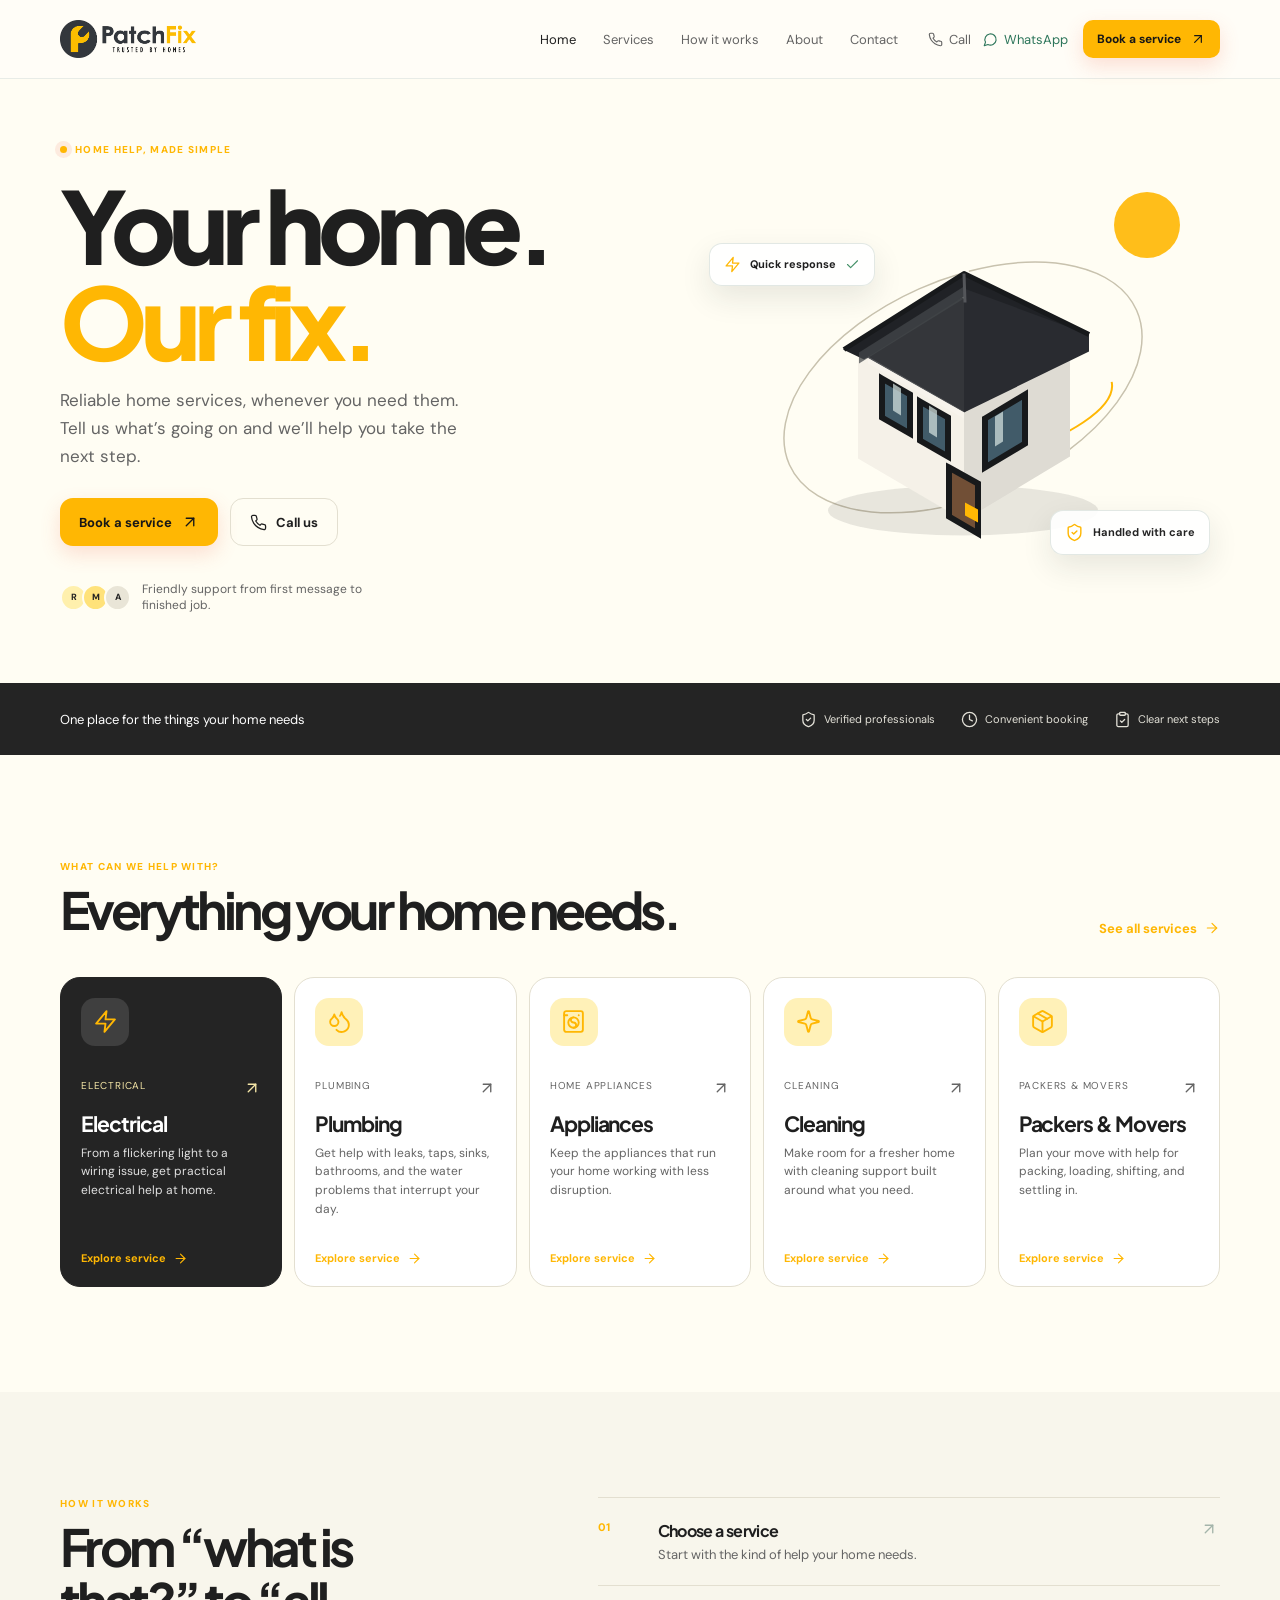
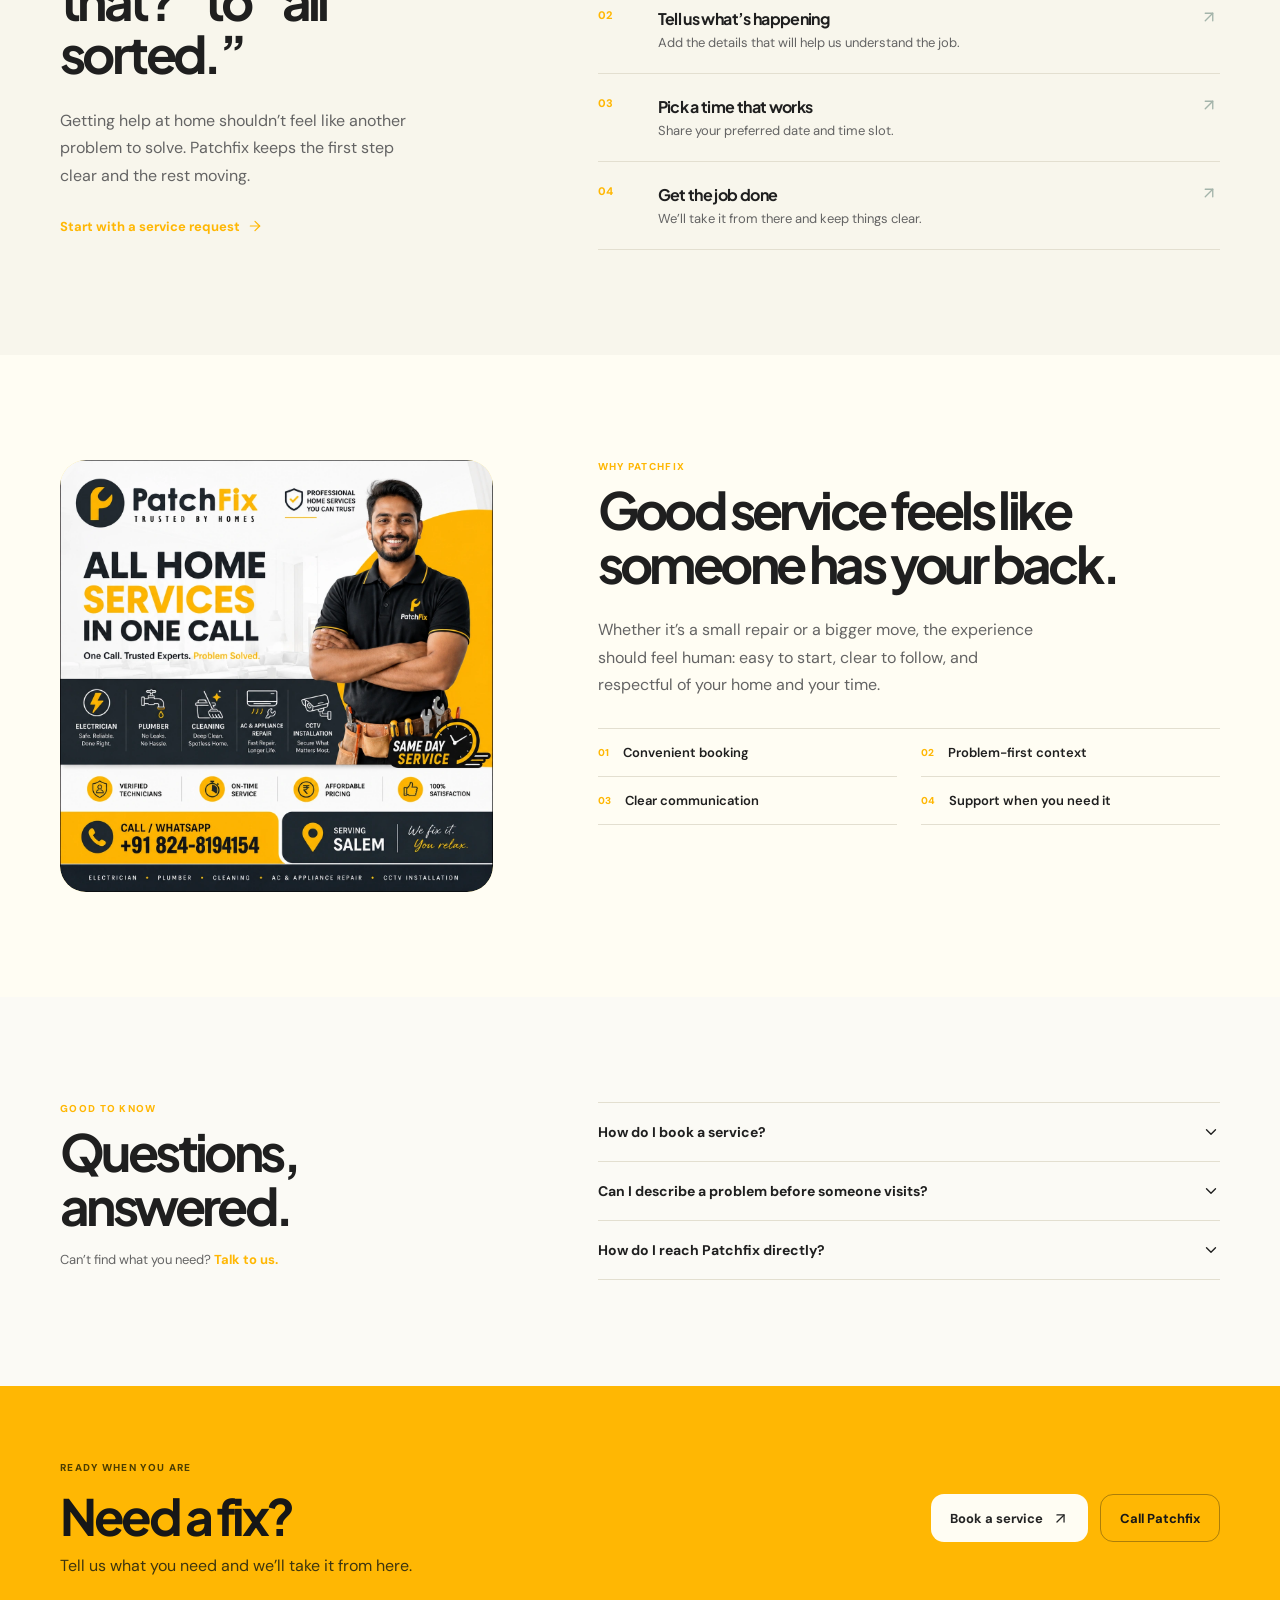
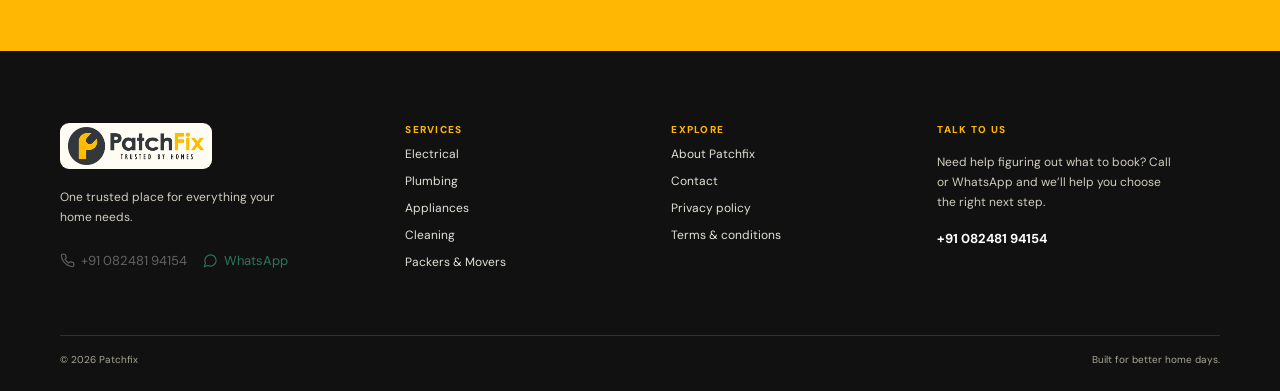
<file: index.html>
<!DOCTYPE html>
<html lang="en">
<head>
<meta charset="UTF-8">
<meta name="viewport" content="width=device-width, initial-scale=1">
<title>Patchfix Home Services</title>
<meta name="description" content="Reliable home services for electrical, plumbing, appliances, cleaning and packers & movers.">
<link rel="icon" type="image/png" href="images/favicon.png">
<link rel="preconnect" href="https://fonts.googleapis.com">
<link rel="preconnect" href="https://fonts.gstatic.com" crossorigin>
<link rel="stylesheet" href="css/style.css">
</head>
<body>
<header class="site-header">
  <div class="container nav-inner">
    <a href="index.html" class="brand" aria-label="Patchfix home"><img src="images/patchfix-logo.png" alt="PatchFix — trusted by homes"></a>
    <nav class="public-nav" id="public-nav" aria-label="Primary">
      <a href="index.html" class="nav-link-active">Home</a>
      <a href="index.html#services">Services</a>
      <a href="index.html#how-it-works">How it works</a>
      <a href="about.html">About</a>
      <a href="contact.html">Contact</a>
    </nav>
    <div class="nav-actions">
      <div class="phone-actions phone-actions-compact">
        <a href="tel:+9108248194154" class="text-link"><svg class="icon " width="15" height="15" viewBox="0 0 24 24" fill="none" stroke="currentColor" stroke-width="1.8" stroke-linecap="round" stroke-linejoin="round" aria-hidden="true"><path d="M22 16.92v3a2 2 0 0 1-2.18 2 19.79 19.79 0 0 1-8.63-3.07 19.5 19.5 0 0 1-6-6 19.79 19.79 0 0 1-3.07-8.67A2 2 0 0 1 4.11 2h3a2 2 0 0 1 2 1.72 12.84 12.84 0 0 0 .7 2.81 2 2 0 0 1-.45 2.11L8.09 9.91a16 16 0 0 0 6 6l1.27-1.27a2 2 0 0 1 2.11-.45 12.84 12.84 0 0 0 2.81.7A2 2 0 0 1 22 16.92z"/></svg> Call</a>
        <a href="https://wa.me/9108248194154?text=Hi%20Patchfix%2C%20I%20need%20a%20home%20service." target="_blank" rel="noreferrer" class="whatsapp-link"><svg class="icon " width="15" height="15" viewBox="0 0 24 24" fill="none" stroke="currentColor" stroke-width="1.8" stroke-linecap="round" stroke-linejoin="round" aria-hidden="true"><path d="M7.9 20A9 9 0 1 0 4 16.1L2 22Z"/></svg> WhatsApp</a>
      </div>
      <a href="book.html" class="button button-primary button-small">Book a service <svg class="icon " width="16" height="16" viewBox="0 0 24 24" fill="none" stroke="currentColor" stroke-width="1.8" stroke-linecap="round" stroke-linejoin="round" aria-hidden="true"><path d="M7 7h10v10"/><path d="M7 17 17 7"/></svg></a>
    </div>
    <button class="mobile-menu-button" id="menu-btn" aria-label="Toggle menu"><svg class="icon " width="22" height="22" viewBox="0 0 24 24" fill="none" stroke="currentColor" stroke-width="1.8" stroke-linecap="round" stroke-linejoin="round" aria-hidden="true"><line x1="4" x2="20" y1="12" y2="12"/><line x1="4" x2="20" y1="6" y2="6"/><line x1="4" x2="20" y1="18" y2="18"/></svg></button>
  </div>
</header>
<main>
<section class="hero-section"><div class="container hero-grid">
  <div class="hero-copy">
    <div class="eyebrow"><span class="eyebrow-dot"></span> Home help, made simple</div>
    <h1>Your home.<br><em>Our fix.</em></h1>
    <p class="hero-lede">Reliable home services, whenever you need them. Tell us what’s going on and we’ll help you take the next step.</p>
    <div class="hero-actions">
      <a href="book.html" class="button button-primary">Book a service <svg class="icon " width="18" height="18" viewBox="0 0 24 24" fill="none" stroke="currentColor" stroke-width="1.8" stroke-linecap="round" stroke-linejoin="round" aria-hidden="true"><path d="M7 7h10v10"/><path d="M7 17 17 7"/></svg></a>
      <a href="tel:+9108248194154" class="button button-quiet"><svg class="icon " width="17" height="17" viewBox="0 0 24 24" fill="none" stroke="currentColor" stroke-width="1.8" stroke-linecap="round" stroke-linejoin="round" aria-hidden="true"><path d="M22 16.92v3a2 2 0 0 1-2.18 2 19.79 19.79 0 0 1-8.63-3.07 19.5 19.5 0 0 1-6-6 19.79 19.79 0 0 1-3.07-8.67A2 2 0 0 1 4.11 2h3a2 2 0 0 1 2 1.72 12.84 12.84 0 0 0 .7 2.81 2 2 0 0 1-.45 2.11L8.09 9.91a16 16 0 0 0 6 6l1.27-1.27a2 2 0 0 1 2.11-.45 12.84 12.84 0 0 0 2.81.7A2 2 0 0 1 22 16.92z"/></svg> Call us</a>
    </div>
    <div class="hero-trust"><div class="avatar-stack"><span>R</span><span>M</span><span>A</span></div><span>Friendly support from first message to finished job.</span></div>
  </div>
  <div class="hero-art" aria-label="Patchfix home services illustration">
    <div class="hero-sun"></div>
    <div class="hero-house3d"><svg class="hero-house3d__fallback" viewBox="0 0 500 420" aria-hidden="true" focusable="false">
<ellipse class="hero-house3d__fallback-orbit--outer" cx="250" cy="222" rx="190" ry="108" fill="none" stroke="#c8c2ae" stroke-width="1.5" stroke-dasharray="760 8" transform="rotate(-24 250 222)"/>
<ellipse class="hero-house3d__fallback-orbit--accent" cx="250" cy="248" rx="152" ry="52" fill="none" stroke="#ffb703" stroke-width="2" stroke-dasharray="145 820" transform="rotate(-12 250 248)"/>
<ellipse cx="250" cy="345" rx="135" ry="25" fill="#242424" opacity=".1"/>
<g class="hero-house3d__fallback-home">
<path d="M145 187 249 132l108 53-106 62z" fill="#34363a"/>
<path d="m251 247 106-62v106l-106 64z" fill="#dedbd3"/>
<path d="m145 187 106 60v108l-106-62z" fill="#f5f1e8"/>
<path d="m130 184 121-76 125 61-20 11-105-49-100 63z" fill="#202226"/>
<path d="m251 123 125 46v17l-125 61z" fill="#292b30"/>
<path d="m146 187 105-66v12l-105 65z" fill="#45484c" opacity=".72"/>
<path d="m155 191 96 55v7l-96-55z" fill="#ffffff" opacity=".16"/>
<path d="M169 213 197 229v39l-28-16z" fill="#415b69" stroke="#17191b" stroke-width="6"/>
<path d="m207 236 28 16v39l-28-16z" fill="#415b69" stroke="#17191b" stroke-width="6"/>
<path d="m272 253 40-24v49l-40 24z" fill="#415b69" stroke="#17191b" stroke-width="6"/>
<path d="m180 218 8 5v27l-8-5z" fill="#d4e2df" opacity=".72"/>
<path d="m216 240 8 5v27l-8-5z" fill="#d4e2df" opacity=".72"/>
<path d="m282 251 8-5v30l-8 5z" fill="#d4e2df" opacity=".72"/>
<path d="m236 302 29 16v50l-29-17z" fill="#714f36" stroke="#17191b" stroke-width="6"/>
<path d="m252 337 13 7v13l-13-7z" fill="#ffb703"/>
<path d="M131 184 251 108l125 61" fill="none" stroke="#17191b" stroke-width="5" stroke-linejoin="round"/>
<path d="m251 108 1 29" fill="none" stroke="#54565a" stroke-width="3"/>
</g></svg></div>
    <div class="floating-note note-top"><svg class="icon " width="17" height="17" viewBox="0 0 24 24" fill="none" stroke="currentColor" stroke-width="1.8" stroke-linecap="round" stroke-linejoin="round" aria-hidden="true"><polygon points="13 2 3 14 12 14 11 22 21 10 12 10 13 2"/></svg><span>Quick response</span><svg class="icon " width="15" height="15" viewBox="0 0 24 24" fill="none" stroke="currentColor" stroke-width="1.8" stroke-linecap="round" stroke-linejoin="round" aria-hidden="true"><path d="M20 6 9 17l-5-5"/></svg></div>
    <div class="floating-note note-bottom"><svg class="icon " width="19" height="19" viewBox="0 0 24 24" fill="none" stroke="currentColor" stroke-width="1.8" stroke-linecap="round" stroke-linejoin="round" aria-hidden="true"><path d="M20 13c0 5-3.5 7.5-7.66 8.95a1 1 0 0 1-.67-.01C7.5 20.5 4 18 4 13V6a1 1 0 0 1 1-1c2 0 4.5-1.2 6.24-2.72a1.17 1.17 0 0 1 1.52 0C14.51 3.81 17 5 19 5a1 1 0 0 1 1 1z"/><path d="m9 12 2 2 4-4"/></svg><span>Handled with care</span></div>
  </div>
</div></section>

<section class="proof-strip"><div class="container proof-inner"><span>One place for the things your home needs</span>
<div class="proof-items"><span><svg class="icon " width="17" height="17" viewBox="0 0 24 24" fill="none" stroke="currentColor" stroke-width="1.8" stroke-linecap="round" stroke-linejoin="round" aria-hidden="true"><path d="M20 13c0 5-3.5 7.5-7.66 8.95a1 1 0 0 1-.67-.01C7.5 20.5 4 18 4 13V6a1 1 0 0 1 1-1c2 0 4.5-1.2 6.24-2.72a1.17 1.17 0 0 1 1.52 0C14.51 3.81 17 5 19 5a1 1 0 0 1 1 1z"/><path d="m9 12 2 2 4-4"/></svg> Verified professionals</span><span><svg class="icon " width="17" height="17" viewBox="0 0 24 24" fill="none" stroke="currentColor" stroke-width="1.8" stroke-linecap="round" stroke-linejoin="round" aria-hidden="true"><circle cx="12" cy="12" r="10"/><path d="M12 6v6l4 2"/></svg> Convenient booking</span><span><svg class="icon " width="17" height="17" viewBox="0 0 24 24" fill="none" stroke="currentColor" stroke-width="1.8" stroke-linecap="round" stroke-linejoin="round" aria-hidden="true"><rect width="8" height="4" x="8" y="2" rx="1" ry="1"/><path d="M16 4h2a2 2 0 0 1 2 2v14a2 2 0 0 1-2 2H6a2 2 0 0 1-2-2V6a2 2 0 0 1 2-2h2"/><path d="m9 14 2 2 4-4"/></svg> Clear next steps</span></div></div></section>

<section class="section services-section" id="services"><div class="container">
  <div class="section-heading"><div><p class="kicker">What can we help with?</p><h2>Everything your home needs.</h2></div><a href="book.html" class="text-arrow">See all services <svg class="icon " width="16" height="16" viewBox="0 0 24 24" fill="none" stroke="currentColor" stroke-width="1.8" stroke-linecap="round" stroke-linejoin="round" aria-hidden="true"><path d="M5 12h14"/><path d="m12 5 7 7-7 7"/></svg></a></div>
  <div class="service-grid"><a href="service-electrical.html" class="service-card service-card-featured"><div class="service-icon"><svg class="icon " width="25" height="25" viewBox="0 0 24 24" fill="none" stroke="currentColor" stroke-width="1.8" stroke-linecap="round" stroke-linejoin="round" aria-hidden="true"><polygon points="13 2 3 14 12 14 11 22 21 10 12 10 13 2"/></svg></div><div class="service-card-top"><span class="service-category">Electrical</span><svg class="icon " width="18" height="18" viewBox="0 0 24 24" fill="none" stroke="currentColor" stroke-width="1.8" stroke-linecap="round" stroke-linejoin="round" aria-hidden="true"><path d="M7 7h10v10"/><path d="M7 17 17 7"/></svg></div><h3>Electrical</h3><p>From a flickering light to a wiring issue, get practical electrical help at home.</p><span class="card-link">Explore service <svg class="icon " width="15" height="15" viewBox="0 0 24 24" fill="none" stroke="currentColor" stroke-width="1.8" stroke-linecap="round" stroke-linejoin="round" aria-hidden="true"><path d="M5 12h14"/><path d="m12 5 7 7-7 7"/></svg></span></a><a href="service-plumbing.html" class="service-card"><div class="service-icon"><svg class="icon " width="25" height="25" viewBox="0 0 24 24" fill="none" stroke="currentColor" stroke-width="1.8" stroke-linecap="round" stroke-linejoin="round" aria-hidden="true"><path d="M7 16.3c2.2 0 4-1.83 4-4.05 0-1.16-.57-2.26-1.71-3.19S7.29 6.75 7 5.3c-.29 1.45-1.14 2.84-2.29 3.76S3 11.1 3 12.25c0 2.22 1.8 4.05 4 4.05z"/><path d="M12.56 6.6A10.97 10.97 0 0 0 14 3.02c.5 2.5 2 4.9 4 6.5s3 3.5 3 5.5a6.98 6.98 0 0 1-11.91 4.97"/></svg></div><div class="service-card-top"><span class="service-category">Plumbing</span><svg class="icon " width="18" height="18" viewBox="0 0 24 24" fill="none" stroke="currentColor" stroke-width="1.8" stroke-linecap="round" stroke-linejoin="round" aria-hidden="true"><path d="M7 7h10v10"/><path d="M7 17 17 7"/></svg></div><h3>Plumbing</h3><p>Get help with leaks, taps, sinks, bathrooms, and the water problems that interrupt your day.</p><span class="card-link">Explore service <svg class="icon " width="15" height="15" viewBox="0 0 24 24" fill="none" stroke="currentColor" stroke-width="1.8" stroke-linecap="round" stroke-linejoin="round" aria-hidden="true"><path d="M5 12h14"/><path d="m12 5 7 7-7 7"/></svg></span></a><a href="service-appliances.html" class="service-card"><div class="service-icon"><svg class="icon " width="25" height="25" viewBox="0 0 24 24" fill="none" stroke="currentColor" stroke-width="1.8" stroke-linecap="round" stroke-linejoin="round" aria-hidden="true"><path d="M3 6h3"/><path d="M17 6h.01"/><rect width="18" height="20" x="3" y="2" rx="2"/><circle cx="12" cy="13" r="5"/><path d="M12 18a2.5 2.5 0 0 0 0-5 2.5 2.5 0 0 1 0-5"/></svg></div><div class="service-card-top"><span class="service-category">Home Appliances</span><svg class="icon " width="18" height="18" viewBox="0 0 24 24" fill="none" stroke="currentColor" stroke-width="1.8" stroke-linecap="round" stroke-linejoin="round" aria-hidden="true"><path d="M7 7h10v10"/><path d="M7 17 17 7"/></svg></div><h3>Appliances</h3><p>Keep the appliances that run your home working with less disruption.</p><span class="card-link">Explore service <svg class="icon " width="15" height="15" viewBox="0 0 24 24" fill="none" stroke="currentColor" stroke-width="1.8" stroke-linecap="round" stroke-linejoin="round" aria-hidden="true"><path d="M5 12h14"/><path d="m12 5 7 7-7 7"/></svg></span></a><a href="service-cleaning.html" class="service-card"><div class="service-icon"><svg class="icon " width="25" height="25" viewBox="0 0 24 24" fill="none" stroke="currentColor" stroke-width="1.8" stroke-linecap="round" stroke-linejoin="round" aria-hidden="true"><path d="M9.937 15.5A2 2 0 0 0 8.5 14.063l-6.135-1.582a.5.5 0 0 1 0-.962L8.5 9.936A2 2 0 0 0 9.937 8.5l1.582-6.135a.5.5 0 0 1 .963 0L14.063 8.5A2 2 0 0 0 15.5 9.937l6.135 1.581a.5.5 0 0 1 0 .964L15.5 14.063a2 2 0 0 0-1.437 1.437l-1.582 6.135a.5.5 0 0 1-.963 0z"/></svg></div><div class="service-card-top"><span class="service-category">Cleaning</span><svg class="icon " width="18" height="18" viewBox="0 0 24 24" fill="none" stroke="currentColor" stroke-width="1.8" stroke-linecap="round" stroke-linejoin="round" aria-hidden="true"><path d="M7 7h10v10"/><path d="M7 17 17 7"/></svg></div><h3>Cleaning</h3><p>Make room for a fresher home with cleaning support built around what you need.</p><span class="card-link">Explore service <svg class="icon " width="15" height="15" viewBox="0 0 24 24" fill="none" stroke="currentColor" stroke-width="1.8" stroke-linecap="round" stroke-linejoin="round" aria-hidden="true"><path d="M5 12h14"/><path d="m12 5 7 7-7 7"/></svg></span></a><a href="service-packers-movers.html" class="service-card"><div class="service-icon"><svg class="icon " width="25" height="25" viewBox="0 0 24 24" fill="none" stroke="currentColor" stroke-width="1.8" stroke-linecap="round" stroke-linejoin="round" aria-hidden="true"><path d="m7.5 4.27 9 5.15"/><path d="M21 8a2 2 0 0 0-1-1.73l-7-4a2 2 0 0 0-2 0l-7 4A2 2 0 0 0 3 8v8a2 2 0 0 0 1 1.73l7 4a2 2 0 0 0 2 0l7-4A2 2 0 0 0 21 16Z"/><path d="m3.3 7 8.7 5 8.7-5"/><path d="M12 22V12"/></svg></div><div class="service-card-top"><span class="service-category">Packers & Movers</span><svg class="icon " width="18" height="18" viewBox="0 0 24 24" fill="none" stroke="currentColor" stroke-width="1.8" stroke-linecap="round" stroke-linejoin="round" aria-hidden="true"><path d="M7 7h10v10"/><path d="M7 17 17 7"/></svg></div><h3>Packers & Movers</h3><p>Plan your move with help for packing, loading, shifting, and settling in.</p><span class="card-link">Explore service <svg class="icon " width="15" height="15" viewBox="0 0 24 24" fill="none" stroke="currentColor" stroke-width="1.8" stroke-linecap="round" stroke-linejoin="round" aria-hidden="true"><path d="M5 12h14"/><path d="m12 5 7 7-7 7"/></svg></span></a></div>
</div></section>

<section class="section tinted-section" id="how-it-works"><div class="container process-layout">
  <div class="process-intro"><p class="kicker">How it works</p><h2>From “what is that?” to “all sorted.”</h2>
  <p>Getting help at home shouldn’t feel like another problem to solve. Patchfix keeps the first step clear and the rest moving.</p>
  <a href="book.html" class="text-arrow">Start with a service request <svg class="icon " width="16" height="16" viewBox="0 0 24 24" fill="none" stroke="currentColor" stroke-width="1.8" stroke-linecap="round" stroke-linejoin="round" aria-hidden="true"><path d="M5 12h14"/><path d="m12 5 7 7-7 7"/></svg></a></div>
  <div class="process-list"><div class="process-step"><span class="step-number">01</span><div><h3>Choose a service</h3><p>Start with the kind of help your home needs.</p></div><svg class="icon " width="18" height="18" viewBox="0 0 24 24" fill="none" stroke="currentColor" stroke-width="1.8" stroke-linecap="round" stroke-linejoin="round" aria-hidden="true"><path d="M7 7h10v10"/><path d="M7 17 17 7"/></svg></div><div class="process-step"><span class="step-number">02</span><div><h3>Tell us what’s happening</h3><p>Add the details that will help us understand the job.</p></div><svg class="icon " width="18" height="18" viewBox="0 0 24 24" fill="none" stroke="currentColor" stroke-width="1.8" stroke-linecap="round" stroke-linejoin="round" aria-hidden="true"><path d="M7 7h10v10"/><path d="M7 17 17 7"/></svg></div><div class="process-step"><span class="step-number">03</span><div><h3>Pick a time that works</h3><p>Share your preferred date and time slot.</p></div><svg class="icon " width="18" height="18" viewBox="0 0 24 24" fill="none" stroke="currentColor" stroke-width="1.8" stroke-linecap="round" stroke-linejoin="round" aria-hidden="true"><path d="M7 7h10v10"/><path d="M7 17 17 7"/></svg></div><div class="process-step"><span class="step-number">04</span><div><h3>Get the job done</h3><p>We’ll take it from there and keep things clear.</p></div><svg class="icon " width="18" height="18" viewBox="0 0 24 24" fill="none" stroke="currentColor" stroke-width="1.8" stroke-linecap="round" stroke-linejoin="round" aria-hidden="true"><path d="M7 7h10v10"/><path d="M7 17 17 7"/></svg></div></div>
</div></section>

<section class="section story-section"><div class="container story-grid">
  <div class="story-visual"><img class="story-image" src="images/patchfix-poster.webp" alt="PatchFix home-services poster" loading="lazy"></div>
  <div class="story-copy"><p class="kicker">Why Patchfix</p><h2>Good service feels like someone has your back.</h2>
  <p>Whether it’s a small repair or a bigger move, the experience should feel human: easy to start, clear to follow, and respectful of your home and your time.</p>
  <div class="reason-grid"><div class="reason-item"><span>01</span><strong>Convenient booking</strong></div><div class="reason-item"><span>02</span><strong>Problem-first context</strong></div><div class="reason-item"><span>03</span><strong>Clear communication</strong></div><div class="reason-item"><span>04</span><strong>Support when you need it</strong></div></div></div>
</div></section>

<section class="section faq-section"><div class="container faq-layout">
  <div><p class="kicker">Good to know</p><h2>Questions, answered.</h2><p class="muted-copy">Can’t find what you need? <a href="contact.html">Talk to us.</a></p></div>
  <div class="faq-list"><div class="faq-item"><button type="button"><span>How do I book a service?</span><svg class="icon " width="18" height="18" viewBox="0 0 24 24" fill="none" stroke="currentColor" stroke-width="1.8" stroke-linecap="round" stroke-linejoin="round" aria-hidden="true"><path d="m6 9 6 6 6-6"/></svg></button><p>Choose a service, tell us what is happening, share your location and preferred time, and submit your request. Patchfix will take it from there.</p></div><div class="faq-item"><button type="button"><span>Can I describe a problem before someone visits?</span><svg class="icon " width="18" height="18" viewBox="0 0 24 24" fill="none" stroke="currentColor" stroke-width="1.8" stroke-linecap="round" stroke-linejoin="round" aria-hidden="true"><path d="m6 9 6 6 6-6"/></svg></button><p>Yes. The booking form gives you space to describe the issue and add notes so the request starts with useful context.</p></div><div class="faq-item"><button type="button"><span>How do I reach Patchfix directly?</span><svg class="icon " width="18" height="18" viewBox="0 0 24 24" fill="none" stroke="currentColor" stroke-width="1.8" stroke-linecap="round" stroke-linejoin="round" aria-hidden="true"><path d="m6 9 6 6 6-6"/></svg></button><p>Call +91 082481 94154 or use WhatsApp for a quick service enquiry.</p></div></div>
</div></section>

<section class="cta-section"><div class="container cta-inner">
  <div><p class="kicker light-kicker">Ready when you are</p><h2>Need a fix?</h2><p>Tell us what you need and we’ll take it from here.</p></div>
  <div class="cta-actions"><a href="book.html" class="button button-light">Book a service <svg class="icon " width="17" height="17" viewBox="0 0 24 24" fill="none" stroke="currentColor" stroke-width="1.8" stroke-linecap="round" stroke-linejoin="round" aria-hidden="true"><path d="M7 7h10v10"/><path d="M7 17 17 7"/></svg></a><a href="tel:+9108248194154" class="button button-outline-light">Call Patchfix</a></div>
</div></section>
</main>
<footer class="site-footer">
  <div class="container footer-grid">
    <div>
      <a href="index.html" class="brand" aria-label="Patchfix home"><img src="images/patchfix-logo.png" alt="PatchFix"></a>
      <p class="footer-copy">One trusted place for everything your home needs.</p>
      <div class="phone-actions">
        <a href="tel:+9108248194154" class="text-link"><svg class="icon " width="15" height="15" viewBox="0 0 24 24" fill="none" stroke="currentColor" stroke-width="1.8" stroke-linecap="round" stroke-linejoin="round" aria-hidden="true"><path d="M22 16.92v3a2 2 0 0 1-2.18 2 19.79 19.79 0 0 1-8.63-3.07 19.5 19.5 0 0 1-6-6 19.79 19.79 0 0 1-3.07-8.67A2 2 0 0 1 4.11 2h3a2 2 0 0 1 2 1.72 12.84 12.84 0 0 0 .7 2.81 2 2 0 0 1-.45 2.11L8.09 9.91a16 16 0 0 0 6 6l1.27-1.27a2 2 0 0 1 2.11-.45 12.84 12.84 0 0 0 2.81.7A2 2 0 0 1 22 16.92z"/></svg> +91 082481 94154</a>
        <a href="https://wa.me/9108248194154?text=Hi%20Patchfix%2C%20I%20need%20a%20home%20service." target="_blank" rel="noreferrer" class="whatsapp-link"><svg class="icon " width="15" height="15" viewBox="0 0 24 24" fill="none" stroke="currentColor" stroke-width="1.8" stroke-linecap="round" stroke-linejoin="round" aria-hidden="true"><path d="M7.9 20A9 9 0 1 0 4 16.1L2 22Z"/></svg> WhatsApp</a>
      </div>
    </div>
    <div><p class="footer-heading">Services</p><div class="footer-links"><a href="service-electrical.html">Electrical</a><a href="service-plumbing.html">Plumbing</a><a href="service-appliances.html">Appliances</a><a href="service-cleaning.html">Cleaning</a><a href="service-packers-movers.html">Packers & Movers</a></div></div>
    <div><p class="footer-heading">Explore</p><div class="footer-links">
      <a href="about.html">About Patchfix</a><a href="contact.html">Contact</a>
      <a href="privacy-policy.html">Privacy policy</a><a href="terms-and-conditions.html">Terms &amp; conditions</a></div></div>
    <div><p class="footer-heading">Talk to us</p>
      <p class="footer-note">Need help figuring out what to book? Call or WhatsApp and we’ll help you choose the right next step.</p>
      <a href="tel:+9108248194154" class="footer-phone">+91 082481 94154</a></div>
  </div>
  <div class="container footer-bottom"><span>© <span id="year">2026</span> Patchfix</span><span>Built for better home days.</span></div>
</footer>
<div class="mobile-cta">
  <a href="book.html">Book service</a>
  <a href="tel:+9108248194154"><svg class="icon " width="15" height="15" viewBox="0 0 24 24" fill="none" stroke="currentColor" stroke-width="1.8" stroke-linecap="round" stroke-linejoin="round" aria-hidden="true"><path d="M22 16.92v3a2 2 0 0 1-2.18 2 19.79 19.79 0 0 1-8.63-3.07 19.5 19.5 0 0 1-6-6 19.79 19.79 0 0 1-3.07-8.67A2 2 0 0 1 4.11 2h3a2 2 0 0 1 2 1.72 12.84 12.84 0 0 0 .7 2.81 2 2 0 0 1-.45 2.11L8.09 9.91a16 16 0 0 0 6 6l1.27-1.27a2 2 0 0 1 2.11-.45 12.84 12.84 0 0 0 2.81.7A2 2 0 0 1 22 16.92z"/></svg> Call</a>
  <a href="https://wa.me/9108248194154?text=Hi%20Patchfix%2C%20I%20need%20a%20home%20service." target="_blank" rel="noreferrer"><svg class="icon " width="15" height="15" viewBox="0 0 24 24" fill="none" stroke="currentColor" stroke-width="1.8" stroke-linecap="round" stroke-linejoin="round" aria-hidden="true"><path d="M7.9 20A9 9 0 1 0 4 16.1L2 22Z"/></svg> WhatsApp</a>
</div>
<script src="js/main.js"></script>

</body>
</html>
</file>
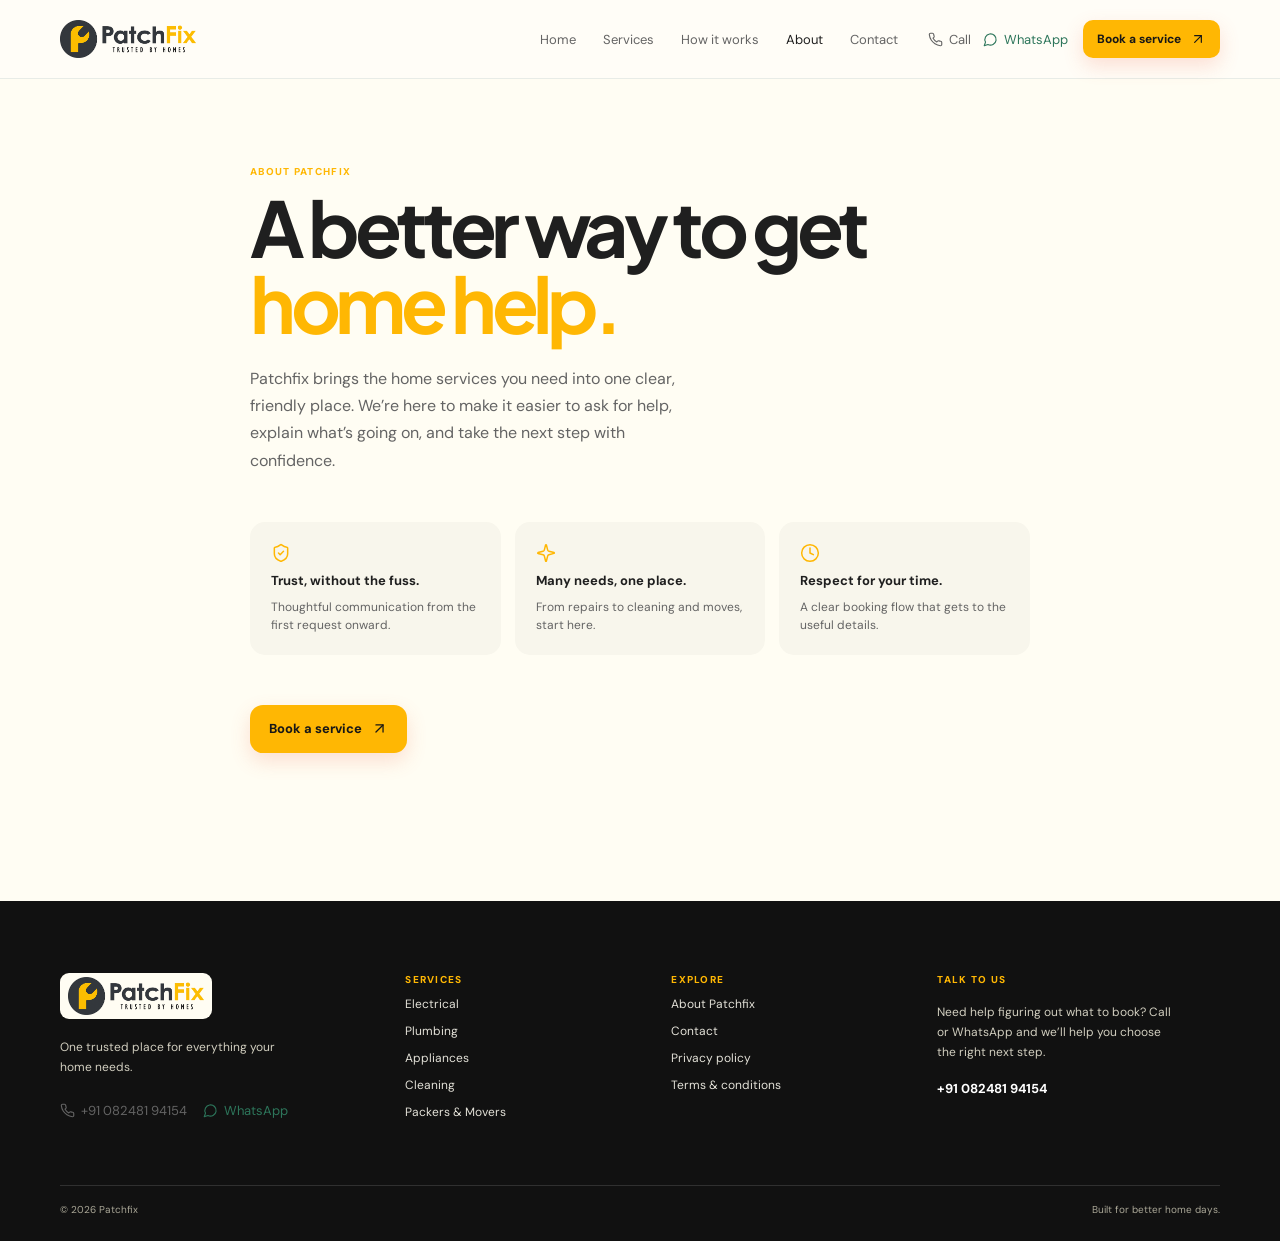
<file: about.html>
<!DOCTYPE html>
<html lang="en">
<head>
<meta charset="UTF-8">
<meta name="viewport" content="width=device-width, initial-scale=1">
<title>About Patchfix · Patchfix</title>
<meta name="description" content="Reliable home services for electrical, plumbing, appliances, cleaning and packers & movers.">
<link rel="icon" type="image/png" href="images/favicon.png">
<link rel="preconnect" href="https://fonts.googleapis.com">
<link rel="preconnect" href="https://fonts.gstatic.com" crossorigin>
<link rel="stylesheet" href="css/style.css">
</head>
<body>
<header class="site-header">
  <div class="container nav-inner">
    <a href="index.html" class="brand" aria-label="Patchfix home"><img src="images/patchfix-logo.png" alt="PatchFix — trusted by homes"></a>
    <nav class="public-nav" id="public-nav" aria-label="Primary">
      <a href="index.html">Home</a>
      <a href="index.html#services">Services</a>
      <a href="index.html#how-it-works">How it works</a>
      <a href="about.html" class="nav-link-active">About</a>
      <a href="contact.html">Contact</a>
    </nav>
    <div class="nav-actions">
      <div class="phone-actions phone-actions-compact">
        <a href="tel:+9108248194154" class="text-link"><svg class="icon " width="15" height="15" viewBox="0 0 24 24" fill="none" stroke="currentColor" stroke-width="1.8" stroke-linecap="round" stroke-linejoin="round" aria-hidden="true"><path d="M22 16.92v3a2 2 0 0 1-2.18 2 19.79 19.79 0 0 1-8.63-3.07 19.5 19.5 0 0 1-6-6 19.79 19.79 0 0 1-3.07-8.67A2 2 0 0 1 4.11 2h3a2 2 0 0 1 2 1.72 12.84 12.84 0 0 0 .7 2.81 2 2 0 0 1-.45 2.11L8.09 9.91a16 16 0 0 0 6 6l1.27-1.27a2 2 0 0 1 2.11-.45 12.84 12.84 0 0 0 2.81.7A2 2 0 0 1 22 16.92z"/></svg> Call</a>
        <a href="https://wa.me/9108248194154?text=Hi%20Patchfix%2C%20I%20need%20a%20home%20service." target="_blank" rel="noreferrer" class="whatsapp-link"><svg class="icon " width="15" height="15" viewBox="0 0 24 24" fill="none" stroke="currentColor" stroke-width="1.8" stroke-linecap="round" stroke-linejoin="round" aria-hidden="true"><path d="M7.9 20A9 9 0 1 0 4 16.1L2 22Z"/></svg> WhatsApp</a>
      </div>
      <a href="book.html" class="button button-primary button-small">Book a service <svg class="icon " width="16" height="16" viewBox="0 0 24 24" fill="none" stroke="currentColor" stroke-width="1.8" stroke-linecap="round" stroke-linejoin="round" aria-hidden="true"><path d="M7 7h10v10"/><path d="M7 17 17 7"/></svg></a>
    </div>
    <button class="mobile-menu-button" id="menu-btn" aria-label="Toggle menu"><svg class="icon " width="22" height="22" viewBox="0 0 24 24" fill="none" stroke="currentColor" stroke-width="1.8" stroke-linecap="round" stroke-linejoin="round" aria-hidden="true"><line x1="4" x2="20" y1="12" y2="12"/><line x1="4" x2="20" y1="6" y2="6"/><line x1="4" x2="20" y1="18" y2="18"/></svg></button>
  </div>
</header>
<main class="page-main simple-page"><div class="container narrow-copy"><p class="kicker">About Patchfix</p><h1>A better way to get<br><em>home help.</em></h1><p class="detail-lede">Patchfix brings the home services you need into one clear, friendly place. We’re here to make it easier to ask for help, explain what’s going on, and take the next step with confidence.</p><div class="about-pillars">
<div><svg class="icon " width="20" height="20" viewBox="0 0 24 24" fill="none" stroke="currentColor" stroke-width="1.8" stroke-linecap="round" stroke-linejoin="round" aria-hidden="true"><path d="M20 13c0 5-3.5 7.5-7.66 8.95a1 1 0 0 1-.67-.01C7.5 20.5 4 18 4 13V6a1 1 0 0 1 1-1c2 0 4.5-1.2 6.24-2.72a1.17 1.17 0 0 1 1.52 0C14.51 3.81 17 5 19 5a1 1 0 0 1 1 1z"/><path d="m9 12 2 2 4-4"/></svg><strong>Trust, without the fuss.</strong><span>Thoughtful communication from the first request onward.</span></div>
<div><svg class="icon " width="20" height="20" viewBox="0 0 24 24" fill="none" stroke="currentColor" stroke-width="1.8" stroke-linecap="round" stroke-linejoin="round" aria-hidden="true"><path d="M9.937 15.5A2 2 0 0 0 8.5 14.063l-6.135-1.582a.5.5 0 0 1 0-.962L8.5 9.936A2 2 0 0 0 9.937 8.5l1.582-6.135a.5.5 0 0 1 .963 0L14.063 8.5A2 2 0 0 0 15.5 9.937l6.135 1.581a.5.5 0 0 1 0 .964L15.5 14.063a2 2 0 0 0-1.437 1.437l-1.582 6.135a.5.5 0 0 1-.963 0z"/></svg><strong>Many needs, one place.</strong><span>From repairs to cleaning and moves, start here.</span></div>
<div><svg class="icon " width="20" height="20" viewBox="0 0 24 24" fill="none" stroke="currentColor" stroke-width="1.8" stroke-linecap="round" stroke-linejoin="round" aria-hidden="true"><circle cx="12" cy="12" r="10"/><path d="M12 6v6l4 2"/></svg><strong>Respect for your time.</strong><span>A clear booking flow that gets to the useful details.</span></div></div><a href="book.html" class="button button-primary">Book a service <svg class="icon " width="17" height="17" viewBox="0 0 24 24" fill="none" stroke="currentColor" stroke-width="1.8" stroke-linecap="round" stroke-linejoin="round" aria-hidden="true"><path d="M7 7h10v10"/><path d="M7 17 17 7"/></svg></a></div></main>
<footer class="site-footer">
  <div class="container footer-grid">
    <div>
      <a href="index.html" class="brand" aria-label="Patchfix home"><img src="images/patchfix-logo.png" alt="PatchFix"></a>
      <p class="footer-copy">One trusted place for everything your home needs.</p>
      <div class="phone-actions">
        <a href="tel:+9108248194154" class="text-link"><svg class="icon " width="15" height="15" viewBox="0 0 24 24" fill="none" stroke="currentColor" stroke-width="1.8" stroke-linecap="round" stroke-linejoin="round" aria-hidden="true"><path d="M22 16.92v3a2 2 0 0 1-2.18 2 19.79 19.79 0 0 1-8.63-3.07 19.5 19.5 0 0 1-6-6 19.79 19.79 0 0 1-3.07-8.67A2 2 0 0 1 4.11 2h3a2 2 0 0 1 2 1.72 12.84 12.84 0 0 0 .7 2.81 2 2 0 0 1-.45 2.11L8.09 9.91a16 16 0 0 0 6 6l1.27-1.27a2 2 0 0 1 2.11-.45 12.84 12.84 0 0 0 2.81.7A2 2 0 0 1 22 16.92z"/></svg> +91 082481 94154</a>
        <a href="https://wa.me/9108248194154?text=Hi%20Patchfix%2C%20I%20need%20a%20home%20service." target="_blank" rel="noreferrer" class="whatsapp-link"><svg class="icon " width="15" height="15" viewBox="0 0 24 24" fill="none" stroke="currentColor" stroke-width="1.8" stroke-linecap="round" stroke-linejoin="round" aria-hidden="true"><path d="M7.9 20A9 9 0 1 0 4 16.1L2 22Z"/></svg> WhatsApp</a>
      </div>
    </div>
    <div><p class="footer-heading">Services</p><div class="footer-links"><a href="service-electrical.html">Electrical</a><a href="service-plumbing.html">Plumbing</a><a href="service-appliances.html">Appliances</a><a href="service-cleaning.html">Cleaning</a><a href="service-packers-movers.html">Packers & Movers</a></div></div>
    <div><p class="footer-heading">Explore</p><div class="footer-links">
      <a href="about.html">About Patchfix</a><a href="contact.html">Contact</a>
      <a href="privacy-policy.html">Privacy policy</a><a href="terms-and-conditions.html">Terms &amp; conditions</a></div></div>
    <div><p class="footer-heading">Talk to us</p>
      <p class="footer-note">Need help figuring out what to book? Call or WhatsApp and we’ll help you choose the right next step.</p>
      <a href="tel:+9108248194154" class="footer-phone">+91 082481 94154</a></div>
  </div>
  <div class="container footer-bottom"><span>© <span id="year">2026</span> Patchfix</span><span>Built for better home days.</span></div>
</footer>
<div class="mobile-cta">
  <a href="book.html">Book service</a>
  <a href="tel:+9108248194154"><svg class="icon " width="15" height="15" viewBox="0 0 24 24" fill="none" stroke="currentColor" stroke-width="1.8" stroke-linecap="round" stroke-linejoin="round" aria-hidden="true"><path d="M22 16.92v3a2 2 0 0 1-2.18 2 19.79 19.79 0 0 1-8.63-3.07 19.5 19.5 0 0 1-6-6 19.79 19.79 0 0 1-3.07-8.67A2 2 0 0 1 4.11 2h3a2 2 0 0 1 2 1.72 12.84 12.84 0 0 0 .7 2.81 2 2 0 0 1-.45 2.11L8.09 9.91a16 16 0 0 0 6 6l1.27-1.27a2 2 0 0 1 2.11-.45 12.84 12.84 0 0 0 2.81.7A2 2 0 0 1 22 16.92z"/></svg> Call</a>
  <a href="https://wa.me/9108248194154?text=Hi%20Patchfix%2C%20I%20need%20a%20home%20service." target="_blank" rel="noreferrer"><svg class="icon " width="15" height="15" viewBox="0 0 24 24" fill="none" stroke="currentColor" stroke-width="1.8" stroke-linecap="round" stroke-linejoin="round" aria-hidden="true"><path d="M7.9 20A9 9 0 1 0 4 16.1L2 22Z"/></svg> WhatsApp</a>
</div>
<script src="js/main.js"></script>

</body>
</html>
</file>
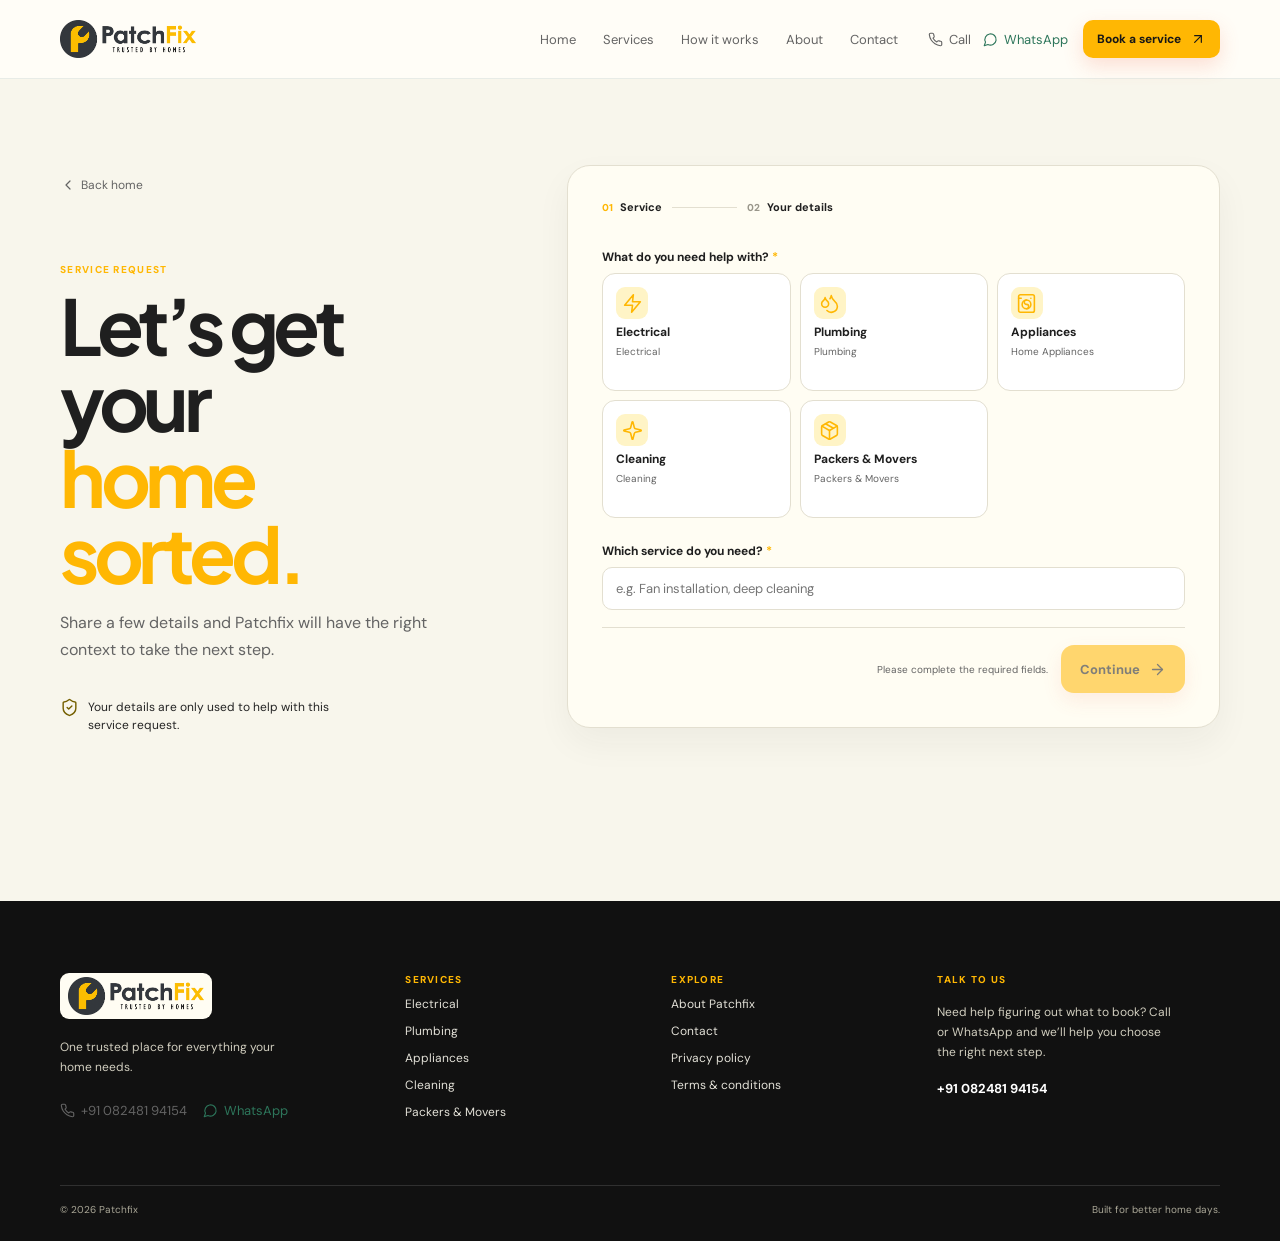
<file: book.html>
<!DOCTYPE html>
<html lang="en">
<head>
<meta charset="UTF-8">
<meta name="viewport" content="width=device-width, initial-scale=1">
<title>Book a service · Patchfix</title>
<meta name="description" content="Reliable home services for electrical, plumbing, appliances, cleaning and packers & movers.">
<link rel="icon" type="image/png" href="images/favicon.png">
<link rel="preconnect" href="https://fonts.googleapis.com">
<link rel="preconnect" href="https://fonts.gstatic.com" crossorigin>
<link rel="stylesheet" href="css/style.css">
</head>
<body>
<header class="site-header">
  <div class="container nav-inner">
    <a href="index.html" class="brand" aria-label="Patchfix home"><img src="images/patchfix-logo.png" alt="PatchFix — trusted by homes"></a>
    <nav class="public-nav" id="public-nav" aria-label="Primary">
      <a href="index.html">Home</a>
      <a href="index.html#services">Services</a>
      <a href="index.html#how-it-works">How it works</a>
      <a href="about.html">About</a>
      <a href="contact.html">Contact</a>
    </nav>
    <div class="nav-actions">
      <div class="phone-actions phone-actions-compact">
        <a href="tel:+9108248194154" class="text-link"><svg class="icon " width="15" height="15" viewBox="0 0 24 24" fill="none" stroke="currentColor" stroke-width="1.8" stroke-linecap="round" stroke-linejoin="round" aria-hidden="true"><path d="M22 16.92v3a2 2 0 0 1-2.18 2 19.79 19.79 0 0 1-8.63-3.07 19.5 19.5 0 0 1-6-6 19.79 19.79 0 0 1-3.07-8.67A2 2 0 0 1 4.11 2h3a2 2 0 0 1 2 1.72 12.84 12.84 0 0 0 .7 2.81 2 2 0 0 1-.45 2.11L8.09 9.91a16 16 0 0 0 6 6l1.27-1.27a2 2 0 0 1 2.11-.45 12.84 12.84 0 0 0 2.81.7A2 2 0 0 1 22 16.92z"/></svg> Call</a>
        <a href="https://wa.me/9108248194154?text=Hi%20Patchfix%2C%20I%20need%20a%20home%20service." target="_blank" rel="noreferrer" class="whatsapp-link"><svg class="icon " width="15" height="15" viewBox="0 0 24 24" fill="none" stroke="currentColor" stroke-width="1.8" stroke-linecap="round" stroke-linejoin="round" aria-hidden="true"><path d="M7.9 20A9 9 0 1 0 4 16.1L2 22Z"/></svg> WhatsApp</a>
      </div>
      <a href="book.html" class="button button-primary button-small">Book a service <svg class="icon " width="16" height="16" viewBox="0 0 24 24" fill="none" stroke="currentColor" stroke-width="1.8" stroke-linecap="round" stroke-linejoin="round" aria-hidden="true"><path d="M7 7h10v10"/><path d="M7 17 17 7"/></svg></a>
    </div>
    <button class="mobile-menu-button" id="menu-btn" aria-label="Toggle menu"><svg class="icon " width="22" height="22" viewBox="0 0 24 24" fill="none" stroke="currentColor" stroke-width="1.8" stroke-linecap="round" stroke-linejoin="round" aria-hidden="true"><line x1="4" x2="20" y1="12" y2="12"/><line x1="4" x2="20" y1="6" y2="6"/><line x1="4" x2="20" y1="18" y2="18"/></svg></button>
  </div>
</header>
<main class="page-main booking-main"><div class="container booking-layout">
<div class="booking-intro">
  <a href="index.html" class="back-link"><svg class="icon " width="16" height="16" viewBox="0 0 24 24" fill="none" stroke="currentColor" stroke-width="1.8" stroke-linecap="round" stroke-linejoin="round" aria-hidden="true"><path d="m15 18-6-6 6-6"/></svg> Back home</a>
  <p class="kicker">Service request</p>
  <h1>Let’s get your<br><em>home sorted.</em></h1>
  <p>Share a few details and Patchfix will have the right context to take the next step.</p>
  <div class="booking-assurance"><svg class="icon " width="19" height="19" viewBox="0 0 24 24" fill="none" stroke="currentColor" stroke-width="1.8" stroke-linecap="round" stroke-linejoin="round" aria-hidden="true"><path d="M20 13c0 5-3.5 7.5-7.66 8.95a1 1 0 0 1-.67-.01C7.5 20.5 4 18 4 13V6a1 1 0 0 1 1-1c2 0 4.5-1.2 6.24-2.72a1.17 1.17 0 0 1 1.52 0C14.51 3.81 17 5 19 5a1 1 0 0 1 1 1z"/><path d="m9 12 2 2 4-4"/></svg><span>Your details are only used to help with this service request.</span></div>
</div>
<div class="booking-card">
  <div class="progress-row"><span id="p1" class="active">01 <b>Service</b></span><i></i><span id="p2">02 <b>Your details</b></span></div>
  <div class="booking-step" id="step1">
    <label style="display:block;margin-bottom:8px;font-size:12px;font-weight:700">What do you need help with?<span style="color:var(--coral);margin-left:3px">*</span></label>
    <div class="choice-grid"><button type="button" class="choice-card" data-slug="electrical" data-name="Electrical"><span class="icon-wrap"><svg class="icon " width="21" height="21" viewBox="0 0 24 24" fill="none" stroke="currentColor" stroke-width="1.8" stroke-linecap="round" stroke-linejoin="round" aria-hidden="true"><polygon points="13 2 3 14 12 14 11 22 21 10 12 10 13 2"/></svg></span><strong>Electrical</strong><small>Electrical</small><svg class="icon choice-check" width="15" height="15" viewBox="0 0 24 24" fill="none" stroke="currentColor" stroke-width="1.8" stroke-linecap="round" stroke-linejoin="round" aria-hidden="true"><path d="M20 6 9 17l-5-5"/></svg></button><button type="button" class="choice-card" data-slug="plumbing" data-name="Plumbing"><span class="icon-wrap"><svg class="icon " width="21" height="21" viewBox="0 0 24 24" fill="none" stroke="currentColor" stroke-width="1.8" stroke-linecap="round" stroke-linejoin="round" aria-hidden="true"><path d="M7 16.3c2.2 0 4-1.83 4-4.05 0-1.16-.57-2.26-1.71-3.19S7.29 6.75 7 5.3c-.29 1.45-1.14 2.84-2.29 3.76S3 11.1 3 12.25c0 2.22 1.8 4.05 4 4.05z"/><path d="M12.56 6.6A10.97 10.97 0 0 0 14 3.02c.5 2.5 2 4.9 4 6.5s3 3.5 3 5.5a6.98 6.98 0 0 1-11.91 4.97"/></svg></span><strong>Plumbing</strong><small>Plumbing</small><svg class="icon choice-check" width="15" height="15" viewBox="0 0 24 24" fill="none" stroke="currentColor" stroke-width="1.8" stroke-linecap="round" stroke-linejoin="round" aria-hidden="true"><path d="M20 6 9 17l-5-5"/></svg></button><button type="button" class="choice-card" data-slug="appliances" data-name="Appliances"><span class="icon-wrap"><svg class="icon " width="21" height="21" viewBox="0 0 24 24" fill="none" stroke="currentColor" stroke-width="1.8" stroke-linecap="round" stroke-linejoin="round" aria-hidden="true"><path d="M3 6h3"/><path d="M17 6h.01"/><rect width="18" height="20" x="3" y="2" rx="2"/><circle cx="12" cy="13" r="5"/><path d="M12 18a2.5 2.5 0 0 0 0-5 2.5 2.5 0 0 1 0-5"/></svg></span><strong>Appliances</strong><small>Home Appliances</small><svg class="icon choice-check" width="15" height="15" viewBox="0 0 24 24" fill="none" stroke="currentColor" stroke-width="1.8" stroke-linecap="round" stroke-linejoin="round" aria-hidden="true"><path d="M20 6 9 17l-5-5"/></svg></button><button type="button" class="choice-card" data-slug="cleaning" data-name="Cleaning"><span class="icon-wrap"><svg class="icon " width="21" height="21" viewBox="0 0 24 24" fill="none" stroke="currentColor" stroke-width="1.8" stroke-linecap="round" stroke-linejoin="round" aria-hidden="true"><path d="M9.937 15.5A2 2 0 0 0 8.5 14.063l-6.135-1.582a.5.5 0 0 1 0-.962L8.5 9.936A2 2 0 0 0 9.937 8.5l1.582-6.135a.5.5 0 0 1 .963 0L14.063 8.5A2 2 0 0 0 15.5 9.937l6.135 1.581a.5.5 0 0 1 0 .964L15.5 14.063a2 2 0 0 0-1.437 1.437l-1.582 6.135a.5.5 0 0 1-.963 0z"/></svg></span><strong>Cleaning</strong><small>Cleaning</small><svg class="icon choice-check" width="15" height="15" viewBox="0 0 24 24" fill="none" stroke="currentColor" stroke-width="1.8" stroke-linecap="round" stroke-linejoin="round" aria-hidden="true"><path d="M20 6 9 17l-5-5"/></svg></button><button type="button" class="choice-card" data-slug="packers-movers" data-name="Packers & Movers"><span class="icon-wrap"><svg class="icon " width="21" height="21" viewBox="0 0 24 24" fill="none" stroke="currentColor" stroke-width="1.8" stroke-linecap="round" stroke-linejoin="round" aria-hidden="true"><path d="m7.5 4.27 9 5.15"/><path d="M21 8a2 2 0 0 0-1-1.73l-7-4a2 2 0 0 0-2 0l-7 4A2 2 0 0 0 3 8v8a2 2 0 0 0 1 1.73l7 4a2 2 0 0 0 2 0l7-4A2 2 0 0 0 21 16Z"/><path d="m3.3 7 8.7 5 8.7-5"/><path d="M12 22V12"/></svg></span><strong>Packers & Movers</strong><small>Packers & Movers</small><svg class="icon choice-check" width="15" height="15" viewBox="0 0 24 24" fill="none" stroke="currentColor" stroke-width="1.8" stroke-linecap="round" stroke-linejoin="round" aria-hidden="true"><path d="M20 6 9 17l-5-5"/></svg></button></div>
    <div class="field"><label for="f-specific">Which service do you need?<span>*</span></label><input type="text" id="f-specific" placeholder="e.g. Fan installation, deep cleaning"></div>
  </div>
  <div class="booking-step" id="step2" hidden>
    <div class="form-grid">
      <div class="field"><label for="f-name">Your full name<span>*</span></label><input type="text" id="f-name" placeholder="Full name"></div>
      <div class="field"><label for="f-phone">Phone number<span>*</span></label><input type="tel" id="f-phone" placeholder="+91"></div>
      <div class="field"><label for="f-email">Email (optional)</label><input type="email" id="f-email" placeholder="you@example.com"></div>
      <div class="field"><label for="f-city">City<span>*</span></label><input type="text" id="f-city" placeholder="Your city"></div>
      <div class="field"><label for="f-pin">Pincode<span>*</span></label><input type="text" id="f-pin" placeholder="Pincode"></div>
      <div class="field"><label for="f-date">Preferred date<span>*</span></label><input type="date" id="f-date" placeholder=""></div>
      <div class="field"><label for="f-time">Preferred time<span>*</span></label><select id="f-time"><option value="">Choose a slot</option><option>Morning · 9am–12pm</option><option>Afternoon · 12pm–3pm</option><option>Evening · 3pm–7pm</option></select></div>
    </div>
    <div class="field"><label for="f-address">Where do you need us?<span>*</span></label><input type="text" id="f-address" placeholder="Full address"></div>
    <div class="field"><label for="f-problem">Tell us a little more<span>*</span></label><textarea id="f-problem" rows="3" placeholder="What’s happening at home?"></textarea></div>
    <div class="field"><label for="f-notes">Anything else? <span class="optional">(optional)</span></label><textarea id="f-notes" rows="2" placeholder="Access notes, timing preferences, or anything useful."></textarea></div>
  </div>
  <p class="form-error" id="form-error"></p>
  <div class="booking-actions">
    <button type="button" class="button button-quiet" id="btn-back" hidden><svg class="icon " width="17" height="17" viewBox="0 0 24 24" fill="none" stroke="currentColor" stroke-width="1.8" stroke-linecap="round" stroke-linejoin="round" aria-hidden="true"><path d="m15 18-6-6 6-6"/></svg> Back</button>
    <div class="booking-actions-right"><span class="form-hint" id="hint">Please complete the required fields.</span>
      <button type="button" class="button button-primary" id="btn-next" disabled>Continue <svg class="icon " width="17" height="17" viewBox="0 0 24 24" fill="none" stroke="currentColor" stroke-width="1.8" stroke-linecap="round" stroke-linejoin="round" aria-hidden="true"><path d="M5 12h14"/><path d="m12 5 7 7-7 7"/></svg></button>
      <button type="button" class="button button-primary" id="btn-submit" hidden disabled>Send request <svg class="icon " width="17" height="17" viewBox="0 0 24 24" fill="none" stroke="currentColor" stroke-width="1.8" stroke-linecap="round" stroke-linejoin="round" aria-hidden="true"><path d="M7 7h10v10"/><path d="M7 17 17 7"/></svg></button>
    </div>
  </div>
</div></div></main>
<footer class="site-footer">
  <div class="container footer-grid">
    <div>
      <a href="index.html" class="brand" aria-label="Patchfix home"><img src="images/patchfix-logo.png" alt="PatchFix"></a>
      <p class="footer-copy">One trusted place for everything your home needs.</p>
      <div class="phone-actions">
        <a href="tel:+9108248194154" class="text-link"><svg class="icon " width="15" height="15" viewBox="0 0 24 24" fill="none" stroke="currentColor" stroke-width="1.8" stroke-linecap="round" stroke-linejoin="round" aria-hidden="true"><path d="M22 16.92v3a2 2 0 0 1-2.18 2 19.79 19.79 0 0 1-8.63-3.07 19.5 19.5 0 0 1-6-6 19.79 19.79 0 0 1-3.07-8.67A2 2 0 0 1 4.11 2h3a2 2 0 0 1 2 1.72 12.84 12.84 0 0 0 .7 2.81 2 2 0 0 1-.45 2.11L8.09 9.91a16 16 0 0 0 6 6l1.27-1.27a2 2 0 0 1 2.11-.45 12.84 12.84 0 0 0 2.81.7A2 2 0 0 1 22 16.92z"/></svg> +91 082481 94154</a>
        <a href="https://wa.me/9108248194154?text=Hi%20Patchfix%2C%20I%20need%20a%20home%20service." target="_blank" rel="noreferrer" class="whatsapp-link"><svg class="icon " width="15" height="15" viewBox="0 0 24 24" fill="none" stroke="currentColor" stroke-width="1.8" stroke-linecap="round" stroke-linejoin="round" aria-hidden="true"><path d="M7.9 20A9 9 0 1 0 4 16.1L2 22Z"/></svg> WhatsApp</a>
      </div>
    </div>
    <div><p class="footer-heading">Services</p><div class="footer-links"><a href="service-electrical.html">Electrical</a><a href="service-plumbing.html">Plumbing</a><a href="service-appliances.html">Appliances</a><a href="service-cleaning.html">Cleaning</a><a href="service-packers-movers.html">Packers & Movers</a></div></div>
    <div><p class="footer-heading">Explore</p><div class="footer-links">
      <a href="about.html">About Patchfix</a><a href="contact.html">Contact</a>
      <a href="privacy-policy.html">Privacy policy</a><a href="terms-and-conditions.html">Terms &amp; conditions</a></div></div>
    <div><p class="footer-heading">Talk to us</p>
      <p class="footer-note">Need help figuring out what to book? Call or WhatsApp and we’ll help you choose the right next step.</p>
      <a href="tel:+9108248194154" class="footer-phone">+91 082481 94154</a></div>
  </div>
  <div class="container footer-bottom"><span>© <span id="year">2026</span> Patchfix</span><span>Built for better home days.</span></div>
</footer>
<div class="mobile-cta">
  <a href="book.html">Book service</a>
  <a href="tel:+9108248194154"><svg class="icon " width="15" height="15" viewBox="0 0 24 24" fill="none" stroke="currentColor" stroke-width="1.8" stroke-linecap="round" stroke-linejoin="round" aria-hidden="true"><path d="M22 16.92v3a2 2 0 0 1-2.18 2 19.79 19.79 0 0 1-8.63-3.07 19.5 19.5 0 0 1-6-6 19.79 19.79 0 0 1-3.07-8.67A2 2 0 0 1 4.11 2h3a2 2 0 0 1 2 1.72 12.84 12.84 0 0 0 .7 2.81 2 2 0 0 1-.45 2.11L8.09 9.91a16 16 0 0 0 6 6l1.27-1.27a2 2 0 0 1 2.11-.45 12.84 12.84 0 0 0 2.81.7A2 2 0 0 1 22 16.92z"/></svg> Call</a>
  <a href="https://wa.me/9108248194154?text=Hi%20Patchfix%2C%20I%20need%20a%20home%20service." target="_blank" rel="noreferrer"><svg class="icon " width="15" height="15" viewBox="0 0 24 24" fill="none" stroke="currentColor" stroke-width="1.8" stroke-linecap="round" stroke-linejoin="round" aria-hidden="true"><path d="M7.9 20A9 9 0 1 0 4 16.1L2 22Z"/></svg> WhatsApp</a>
</div>
<script src="js/main.js"></script>
<script src="js/booking.js"></script>
</body>
</html>
</file>
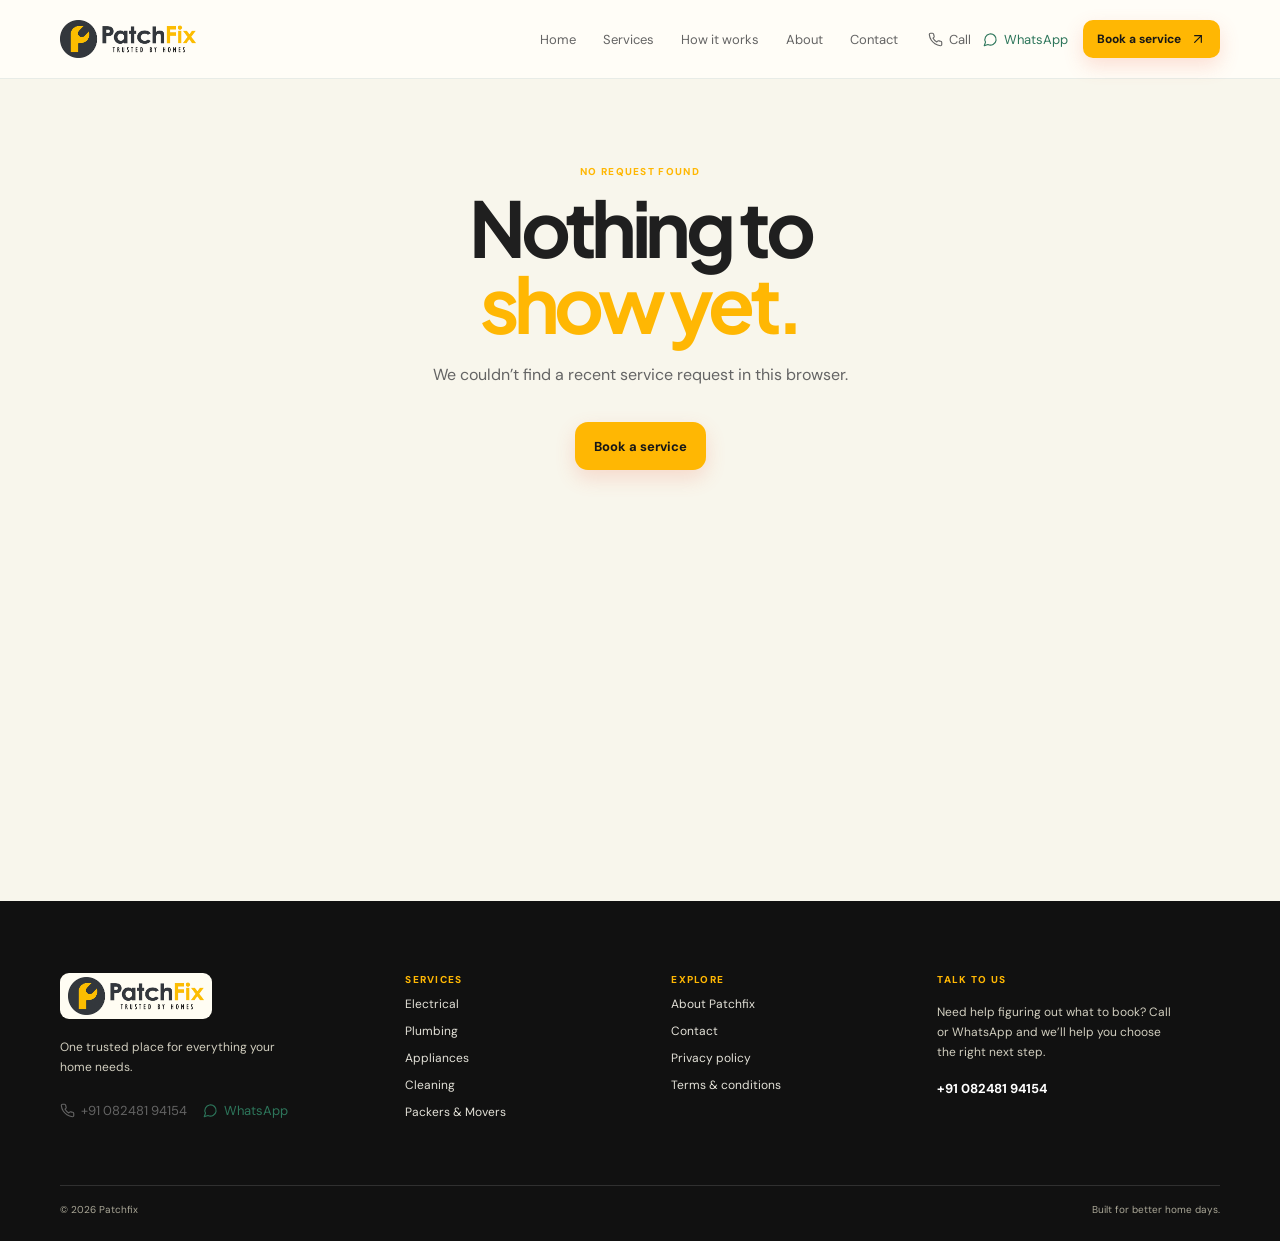
<file: booking-confirmation.html>
<!DOCTYPE html>
<html lang="en">
<head>
<meta charset="UTF-8">
<meta name="viewport" content="width=device-width, initial-scale=1">
<title>Request received · Patchfix</title>
<meta name="description" content="Reliable home services for electrical, plumbing, appliances, cleaning and packers & movers.">
<link rel="icon" type="image/png" href="images/favicon.png">
<link rel="preconnect" href="https://fonts.googleapis.com">
<link rel="preconnect" href="https://fonts.gstatic.com" crossorigin>
<link rel="stylesheet" href="css/style.css">
</head>
<body>
<header class="site-header">
  <div class="container nav-inner">
    <a href="index.html" class="brand" aria-label="Patchfix home"><img src="images/patchfix-logo.png" alt="PatchFix — trusted by homes"></a>
    <nav class="public-nav" id="public-nav" aria-label="Primary">
      <a href="index.html">Home</a>
      <a href="index.html#services">Services</a>
      <a href="index.html#how-it-works">How it works</a>
      <a href="about.html">About</a>
      <a href="contact.html">Contact</a>
    </nav>
    <div class="nav-actions">
      <div class="phone-actions phone-actions-compact">
        <a href="tel:+9108248194154" class="text-link"><svg class="icon " width="15" height="15" viewBox="0 0 24 24" fill="none" stroke="currentColor" stroke-width="1.8" stroke-linecap="round" stroke-linejoin="round" aria-hidden="true"><path d="M22 16.92v3a2 2 0 0 1-2.18 2 19.79 19.79 0 0 1-8.63-3.07 19.5 19.5 0 0 1-6-6 19.79 19.79 0 0 1-3.07-8.67A2 2 0 0 1 4.11 2h3a2 2 0 0 1 2 1.72 12.84 12.84 0 0 0 .7 2.81 2 2 0 0 1-.45 2.11L8.09 9.91a16 16 0 0 0 6 6l1.27-1.27a2 2 0 0 1 2.11-.45 12.84 12.84 0 0 0 2.81.7A2 2 0 0 1 22 16.92z"/></svg> Call</a>
        <a href="https://wa.me/9108248194154?text=Hi%20Patchfix%2C%20I%20need%20a%20home%20service." target="_blank" rel="noreferrer" class="whatsapp-link"><svg class="icon " width="15" height="15" viewBox="0 0 24 24" fill="none" stroke="currentColor" stroke-width="1.8" stroke-linecap="round" stroke-linejoin="round" aria-hidden="true"><path d="M7.9 20A9 9 0 1 0 4 16.1L2 22Z"/></svg> WhatsApp</a>
      </div>
      <a href="book.html" class="button button-primary button-small">Book a service <svg class="icon " width="16" height="16" viewBox="0 0 24 24" fill="none" stroke="currentColor" stroke-width="1.8" stroke-linecap="round" stroke-linejoin="round" aria-hidden="true"><path d="M7 7h10v10"/><path d="M7 17 17 7"/></svg></a>
    </div>
    <button class="mobile-menu-button" id="menu-btn" aria-label="Toggle menu"><svg class="icon " width="22" height="22" viewBox="0 0 24 24" fill="none" stroke="currentColor" stroke-width="1.8" stroke-linecap="round" stroke-linejoin="round" aria-hidden="true"><line x1="4" x2="20" y1="12" y2="12"/><line x1="4" x2="20" y1="6" y2="6"/><line x1="4" x2="20" y1="18" y2="18"/></svg></button>
  </div>
</header>
<main class="page-main confirmation-main"><div class="container confirmation-wrap" id="conf-root">
<div class="success-mark"><svg class="icon " width="32" height="32" viewBox="0 0 24 24" fill="none" stroke="currentColor" stroke-width="1.8" stroke-linecap="round" stroke-linejoin="round" aria-hidden="true"><path d="M20 6 9 17l-5-5"/></svg></div>
<p class="kicker">Request received</p>
<h1>Service request<br><em>received.</em></h1>
<p class="confirmation-lede" id="conf-lede"></p>
<div class="confirmation-card"><div class="confirmation-top"><span>Booking ID</span><strong id="c-code"></strong></div>
<div class="confirmation-details">
<div><span>Service</span><strong id="c-service"></strong></div>
<div><span>Date</span><strong id="c-date"></strong></div>
<div><span>Preferred time</span><strong id="c-time"></strong></div>
<div><span>Status</span><strong class="status-pill status-new">New</strong></div>
<div><span>Contact number</span><strong id="c-phone"></strong></div></div></div>
<div class="hero-actions confirmation-actions">
<a href="tel:+9108248194154" class="button button-primary"><svg class="icon " width="17" height="17" viewBox="0 0 24 24" fill="none" stroke="currentColor" stroke-width="1.8" stroke-linecap="round" stroke-linejoin="round" aria-hidden="true"><path d="M22 16.92v3a2 2 0 0 1-2.18 2 19.79 19.79 0 0 1-8.63-3.07 19.5 19.5 0 0 1-6-6 19.79 19.79 0 0 1-3.07-8.67A2 2 0 0 1 4.11 2h3a2 2 0 0 1 2 1.72 12.84 12.84 0 0 0 .7 2.81 2 2 0 0 1-.45 2.11L8.09 9.91a16 16 0 0 0 6 6l1.27-1.27a2 2 0 0 1 2.11-.45 12.84 12.84 0 0 0 2.81.7A2 2 0 0 1 22 16.92z"/></svg> Call Patchfix</a>
<a href="https://wa.me/9108248194154?text=Hi%20Patchfix%2C%20I%20need%20a%20home%20service." target="_blank" rel="noreferrer" class="button button-quiet"><svg class="icon " width="17" height="17" viewBox="0 0 24 24" fill="none" stroke="currentColor" stroke-width="1.8" stroke-linecap="round" stroke-linejoin="round" aria-hidden="true"><path d="M7.9 20A9 9 0 1 0 4 16.1L2 22Z"/></svg> WhatsApp</a>
<a href="index.html" class="text-arrow">Back to home <svg class="icon " width="16" height="16" viewBox="0 0 24 24" fill="none" stroke="currentColor" stroke-width="1.8" stroke-linecap="round" stroke-linejoin="round" aria-hidden="true"><path d="M5 12h14"/><path d="m12 5 7 7-7 7"/></svg></a></div>
</div></main>
<footer class="site-footer">
  <div class="container footer-grid">
    <div>
      <a href="index.html" class="brand" aria-label="Patchfix home"><img src="images/patchfix-logo.png" alt="PatchFix"></a>
      <p class="footer-copy">One trusted place for everything your home needs.</p>
      <div class="phone-actions">
        <a href="tel:+9108248194154" class="text-link"><svg class="icon " width="15" height="15" viewBox="0 0 24 24" fill="none" stroke="currentColor" stroke-width="1.8" stroke-linecap="round" stroke-linejoin="round" aria-hidden="true"><path d="M22 16.92v3a2 2 0 0 1-2.18 2 19.79 19.79 0 0 1-8.63-3.07 19.5 19.5 0 0 1-6-6 19.79 19.79 0 0 1-3.07-8.67A2 2 0 0 1 4.11 2h3a2 2 0 0 1 2 1.72 12.84 12.84 0 0 0 .7 2.81 2 2 0 0 1-.45 2.11L8.09 9.91a16 16 0 0 0 6 6l1.27-1.27a2 2 0 0 1 2.11-.45 12.84 12.84 0 0 0 2.81.7A2 2 0 0 1 22 16.92z"/></svg> +91 082481 94154</a>
        <a href="https://wa.me/9108248194154?text=Hi%20Patchfix%2C%20I%20need%20a%20home%20service." target="_blank" rel="noreferrer" class="whatsapp-link"><svg class="icon " width="15" height="15" viewBox="0 0 24 24" fill="none" stroke="currentColor" stroke-width="1.8" stroke-linecap="round" stroke-linejoin="round" aria-hidden="true"><path d="M7.9 20A9 9 0 1 0 4 16.1L2 22Z"/></svg> WhatsApp</a>
      </div>
    </div>
    <div><p class="footer-heading">Services</p><div class="footer-links"><a href="service-electrical.html">Electrical</a><a href="service-plumbing.html">Plumbing</a><a href="service-appliances.html">Appliances</a><a href="service-cleaning.html">Cleaning</a><a href="service-packers-movers.html">Packers & Movers</a></div></div>
    <div><p class="footer-heading">Explore</p><div class="footer-links">
      <a href="about.html">About Patchfix</a><a href="contact.html">Contact</a>
      <a href="privacy-policy.html">Privacy policy</a><a href="terms-and-conditions.html">Terms &amp; conditions</a></div></div>
    <div><p class="footer-heading">Talk to us</p>
      <p class="footer-note">Need help figuring out what to book? Call or WhatsApp and we’ll help you choose the right next step.</p>
      <a href="tel:+9108248194154" class="footer-phone">+91 082481 94154</a></div>
  </div>
  <div class="container footer-bottom"><span>© <span id="year">2026</span> Patchfix</span><span>Built for better home days.</span></div>
</footer>
<div class="mobile-cta">
  <a href="book.html">Book service</a>
  <a href="tel:+9108248194154"><svg class="icon " width="15" height="15" viewBox="0 0 24 24" fill="none" stroke="currentColor" stroke-width="1.8" stroke-linecap="round" stroke-linejoin="round" aria-hidden="true"><path d="M22 16.92v3a2 2 0 0 1-2.18 2 19.79 19.79 0 0 1-8.63-3.07 19.5 19.5 0 0 1-6-6 19.79 19.79 0 0 1-3.07-8.67A2 2 0 0 1 4.11 2h3a2 2 0 0 1 2 1.72 12.84 12.84 0 0 0 .7 2.81 2 2 0 0 1-.45 2.11L8.09 9.91a16 16 0 0 0 6 6l1.27-1.27a2 2 0 0 1 2.11-.45 12.84 12.84 0 0 0 2.81.7A2 2 0 0 1 22 16.92z"/></svg> Call</a>
  <a href="https://wa.me/9108248194154?text=Hi%20Patchfix%2C%20I%20need%20a%20home%20service." target="_blank" rel="noreferrer"><svg class="icon " width="15" height="15" viewBox="0 0 24 24" fill="none" stroke="currentColor" stroke-width="1.8" stroke-linecap="round" stroke-linejoin="round" aria-hidden="true"><path d="M7.9 20A9 9 0 1 0 4 16.1L2 22Z"/></svg> WhatsApp</a>
</div>
<script src="js/main.js"></script>
<script src="js/confirmation.js"></script>
</body>
</html>
</file>
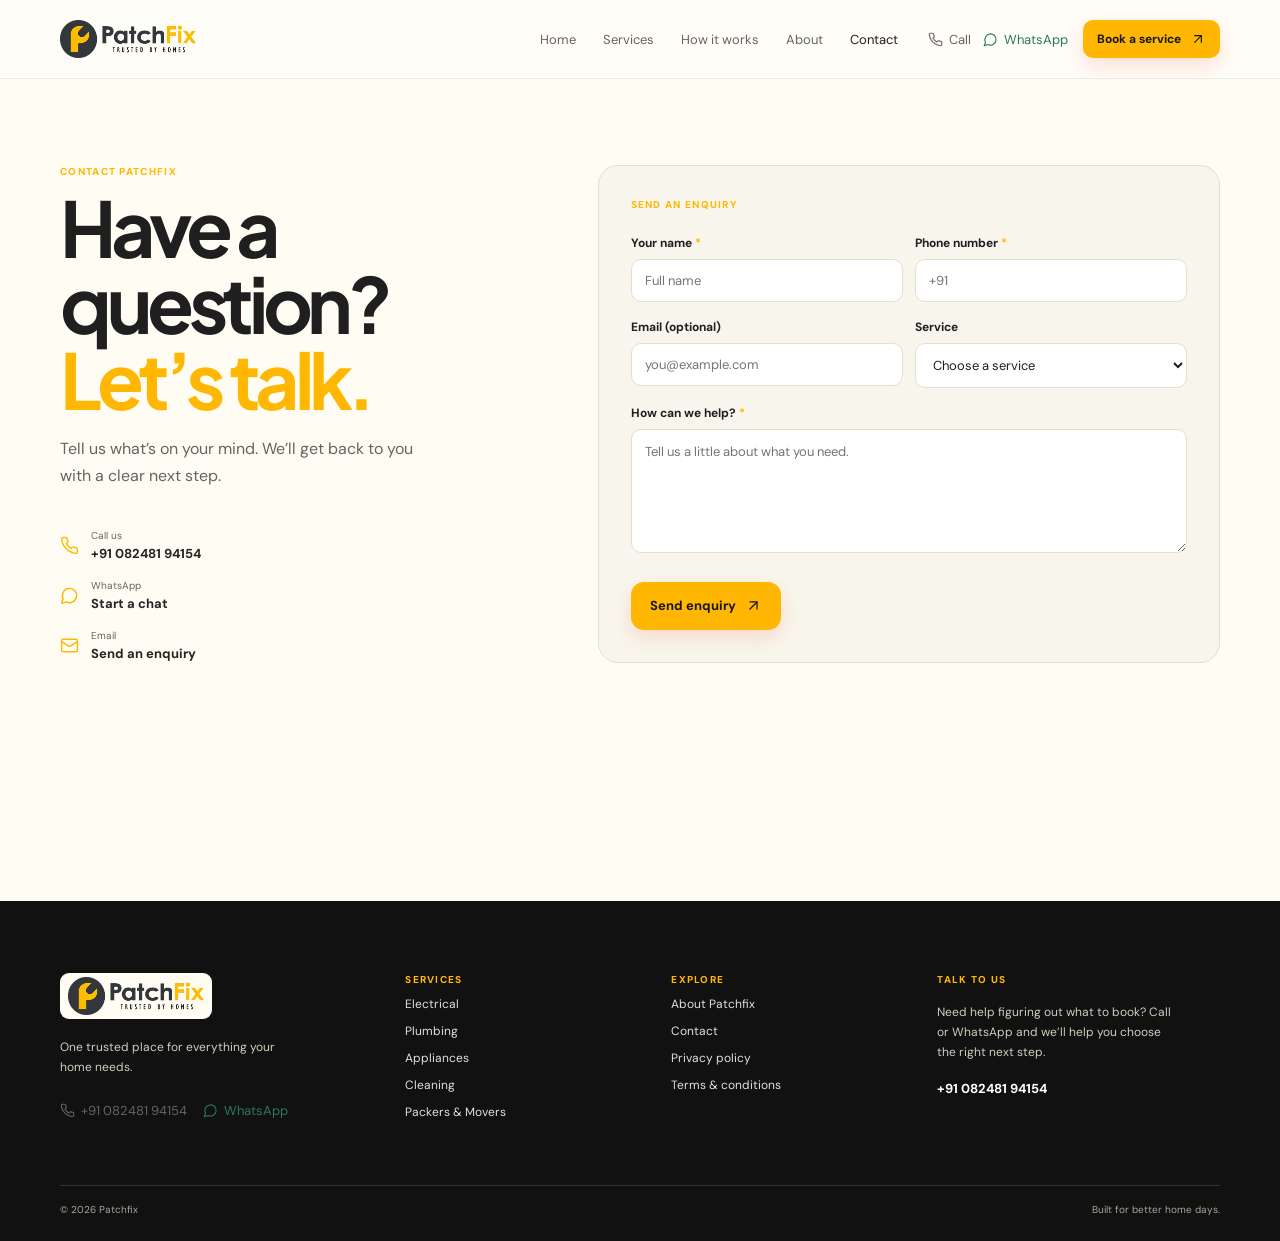
<file: contact.html>
<!DOCTYPE html>
<html lang="en">
<head>
<meta charset="UTF-8">
<meta name="viewport" content="width=device-width, initial-scale=1">
<title>Contact · Patchfix</title>
<meta name="description" content="Reliable home services for electrical, plumbing, appliances, cleaning and packers & movers.">
<link rel="icon" type="image/png" href="images/favicon.png">
<link rel="preconnect" href="https://fonts.googleapis.com">
<link rel="preconnect" href="https://fonts.gstatic.com" crossorigin>
<link rel="stylesheet" href="css/style.css">
</head>
<body>
<header class="site-header">
  <div class="container nav-inner">
    <a href="index.html" class="brand" aria-label="Patchfix home"><img src="images/patchfix-logo.png" alt="PatchFix — trusted by homes"></a>
    <nav class="public-nav" id="public-nav" aria-label="Primary">
      <a href="index.html">Home</a>
      <a href="index.html#services">Services</a>
      <a href="index.html#how-it-works">How it works</a>
      <a href="about.html">About</a>
      <a href="contact.html" class="nav-link-active">Contact</a>
    </nav>
    <div class="nav-actions">
      <div class="phone-actions phone-actions-compact">
        <a href="tel:+9108248194154" class="text-link"><svg class="icon " width="15" height="15" viewBox="0 0 24 24" fill="none" stroke="currentColor" stroke-width="1.8" stroke-linecap="round" stroke-linejoin="round" aria-hidden="true"><path d="M22 16.92v3a2 2 0 0 1-2.18 2 19.79 19.79 0 0 1-8.63-3.07 19.5 19.5 0 0 1-6-6 19.79 19.79 0 0 1-3.07-8.67A2 2 0 0 1 4.11 2h3a2 2 0 0 1 2 1.72 12.84 12.84 0 0 0 .7 2.81 2 2 0 0 1-.45 2.11L8.09 9.91a16 16 0 0 0 6 6l1.27-1.27a2 2 0 0 1 2.11-.45 12.84 12.84 0 0 0 2.81.7A2 2 0 0 1 22 16.92z"/></svg> Call</a>
        <a href="https://wa.me/9108248194154?text=Hi%20Patchfix%2C%20I%20need%20a%20home%20service." target="_blank" rel="noreferrer" class="whatsapp-link"><svg class="icon " width="15" height="15" viewBox="0 0 24 24" fill="none" stroke="currentColor" stroke-width="1.8" stroke-linecap="round" stroke-linejoin="round" aria-hidden="true"><path d="M7.9 20A9 9 0 1 0 4 16.1L2 22Z"/></svg> WhatsApp</a>
      </div>
      <a href="book.html" class="button button-primary button-small">Book a service <svg class="icon " width="16" height="16" viewBox="0 0 24 24" fill="none" stroke="currentColor" stroke-width="1.8" stroke-linecap="round" stroke-linejoin="round" aria-hidden="true"><path d="M7 7h10v10"/><path d="M7 17 17 7"/></svg></a>
    </div>
    <button class="mobile-menu-button" id="menu-btn" aria-label="Toggle menu"><svg class="icon " width="22" height="22" viewBox="0 0 24 24" fill="none" stroke="currentColor" stroke-width="1.8" stroke-linecap="round" stroke-linejoin="round" aria-hidden="true"><line x1="4" x2="20" y1="12" y2="12"/><line x1="4" x2="20" y1="6" y2="6"/><line x1="4" x2="20" y1="18" y2="18"/></svg></button>
  </div>
</header>
<main class="page-main"><div class="container contact-layout">
<div class="contact-intro"><p class="kicker">Contact Patchfix</p><h1>Have a question?<br><em>Let’s talk.</em></h1>
<p>Tell us what’s on your mind. We’ll get back to you with a clear next step.</p>
<div class="contact-links">
<a href="tel:+9108248194154"><svg class="icon " width="19" height="19" viewBox="0 0 24 24" fill="none" stroke="currentColor" stroke-width="1.8" stroke-linecap="round" stroke-linejoin="round" aria-hidden="true"><path d="M22 16.92v3a2 2 0 0 1-2.18 2 19.79 19.79 0 0 1-8.63-3.07 19.5 19.5 0 0 1-6-6 19.79 19.79 0 0 1-3.07-8.67A2 2 0 0 1 4.11 2h3a2 2 0 0 1 2 1.72 12.84 12.84 0 0 0 .7 2.81 2 2 0 0 1-.45 2.11L8.09 9.91a16 16 0 0 0 6 6l1.27-1.27a2 2 0 0 1 2.11-.45 12.84 12.84 0 0 0 2.81.7A2 2 0 0 1 22 16.92z"/></svg><span><small>Call us</small>+91 082481 94154</span></a>
<a href="https://wa.me/9108248194154?text=Hi%20Patchfix%2C%20I%20need%20a%20home%20service." target="_blank" rel="noreferrer"><svg class="icon " width="19" height="19" viewBox="0 0 24 24" fill="none" stroke="currentColor" stroke-width="1.8" stroke-linecap="round" stroke-linejoin="round" aria-hidden="true"><path d="M7.9 20A9 9 0 1 0 4 16.1L2 22Z"/></svg><span><small>WhatsApp</small>Start a chat</span></a>
<a href="mailto:hello@patchfix.in"><svg class="icon " width="19" height="19" viewBox="0 0 24 24" fill="none" stroke="currentColor" stroke-width="1.8" stroke-linecap="round" stroke-linejoin="round" aria-hidden="true"><rect width="20" height="16" x="2" y="4" rx="2"/><path d="m22 7-8.97 5.7a1.94 1.94 0 0 1-2.06 0L2 7"/></svg><span><small>Email</small>Send an enquiry</span></a></div></div>
<div class="contact-form-card">
<div class="success-panel" id="c-success" hidden><div class="success-mark"><svg class="icon " width="27" height="27" viewBox="0 0 24 24" fill="none" stroke="currentColor" stroke-width="1.8" stroke-linecap="round" stroke-linejoin="round" aria-hidden="true"><path d="M20 6 9 17l-5-5"/></svg></div><h2>Thanks for reaching out.</h2><p>Your enquiry is with the Patchfix team. We’ll be in touch soon.</p><a href="index.html" class="text-arrow">Back to home <svg class="icon " width="16" height="16" viewBox="0 0 24 24" fill="none" stroke="currentColor" stroke-width="1.8" stroke-linecap="round" stroke-linejoin="round" aria-hidden="true"><path d="M5 12h14"/><path d="m12 5 7 7-7 7"/></svg></a></div>
<form id="contact-form"><p class="kicker">Send an enquiry</p>
<div class="form-grid">
<div class="field"><label for="c-name">Your name<span>*</span></label><input id="c-name" required placeholder="Full name"></div>
<div class="field"><label for="c-ph">Phone number<span>*</span></label><input id="c-ph" type="tel" required placeholder="+91"></div>
<div class="field"><label for="c-em">Email (optional)</label><input id="c-em" type="email" placeholder="you@example.com"></div>
<div class="field"><label for="c-svc">Service</label><select id="c-svc"><option value="">Choose a service</option><option value="electrical">Electrical</option><option value="plumbing">Plumbing</option><option value="appliances">Appliances</option><option value="cleaning">Cleaning</option><option value="packers-movers">Packers & Movers</option></select></div></div>
<div class="field"><label for="c-msg">How can we help?<span>*</span></label><textarea id="c-msg" required rows="5" placeholder="Tell us a little about what you need."></textarea></div>
<button class="button button-primary" type="submit">Send enquiry <svg class="icon " width="17" height="17" viewBox="0 0 24 24" fill="none" stroke="currentColor" stroke-width="1.8" stroke-linecap="round" stroke-linejoin="round" aria-hidden="true"><path d="M7 7h10v10"/><path d="M7 17 17 7"/></svg></button></form></div>
</div></main>
<footer class="site-footer">
  <div class="container footer-grid">
    <div>
      <a href="index.html" class="brand" aria-label="Patchfix home"><img src="images/patchfix-logo.png" alt="PatchFix"></a>
      <p class="footer-copy">One trusted place for everything your home needs.</p>
      <div class="phone-actions">
        <a href="tel:+9108248194154" class="text-link"><svg class="icon " width="15" height="15" viewBox="0 0 24 24" fill="none" stroke="currentColor" stroke-width="1.8" stroke-linecap="round" stroke-linejoin="round" aria-hidden="true"><path d="M22 16.92v3a2 2 0 0 1-2.18 2 19.79 19.79 0 0 1-8.63-3.07 19.5 19.5 0 0 1-6-6 19.79 19.79 0 0 1-3.07-8.67A2 2 0 0 1 4.11 2h3a2 2 0 0 1 2 1.72 12.84 12.84 0 0 0 .7 2.81 2 2 0 0 1-.45 2.11L8.09 9.91a16 16 0 0 0 6 6l1.27-1.27a2 2 0 0 1 2.11-.45 12.84 12.84 0 0 0 2.81.7A2 2 0 0 1 22 16.92z"/></svg> +91 082481 94154</a>
        <a href="https://wa.me/9108248194154?text=Hi%20Patchfix%2C%20I%20need%20a%20home%20service." target="_blank" rel="noreferrer" class="whatsapp-link"><svg class="icon " width="15" height="15" viewBox="0 0 24 24" fill="none" stroke="currentColor" stroke-width="1.8" stroke-linecap="round" stroke-linejoin="round" aria-hidden="true"><path d="M7.9 20A9 9 0 1 0 4 16.1L2 22Z"/></svg> WhatsApp</a>
      </div>
    </div>
    <div><p class="footer-heading">Services</p><div class="footer-links"><a href="service-electrical.html">Electrical</a><a href="service-plumbing.html">Plumbing</a><a href="service-appliances.html">Appliances</a><a href="service-cleaning.html">Cleaning</a><a href="service-packers-movers.html">Packers & Movers</a></div></div>
    <div><p class="footer-heading">Explore</p><div class="footer-links">
      <a href="about.html">About Patchfix</a><a href="contact.html">Contact</a>
      <a href="privacy-policy.html">Privacy policy</a><a href="terms-and-conditions.html">Terms &amp; conditions</a></div></div>
    <div><p class="footer-heading">Talk to us</p>
      <p class="footer-note">Need help figuring out what to book? Call or WhatsApp and we’ll help you choose the right next step.</p>
      <a href="tel:+9108248194154" class="footer-phone">+91 082481 94154</a></div>
  </div>
  <div class="container footer-bottom"><span>© <span id="year">2026</span> Patchfix</span><span>Built for better home days.</span></div>
</footer>
<div class="mobile-cta">
  <a href="book.html">Book service</a>
  <a href="tel:+9108248194154"><svg class="icon " width="15" height="15" viewBox="0 0 24 24" fill="none" stroke="currentColor" stroke-width="1.8" stroke-linecap="round" stroke-linejoin="round" aria-hidden="true"><path d="M22 16.92v3a2 2 0 0 1-2.18 2 19.79 19.79 0 0 1-8.63-3.07 19.5 19.5 0 0 1-6-6 19.79 19.79 0 0 1-3.07-8.67A2 2 0 0 1 4.11 2h3a2 2 0 0 1 2 1.72 12.84 12.84 0 0 0 .7 2.81 2 2 0 0 1-.45 2.11L8.09 9.91a16 16 0 0 0 6 6l1.27-1.27a2 2 0 0 1 2.11-.45 12.84 12.84 0 0 0 2.81.7A2 2 0 0 1 22 16.92z"/></svg> Call</a>
  <a href="https://wa.me/9108248194154?text=Hi%20Patchfix%2C%20I%20need%20a%20home%20service." target="_blank" rel="noreferrer"><svg class="icon " width="15" height="15" viewBox="0 0 24 24" fill="none" stroke="currentColor" stroke-width="1.8" stroke-linecap="round" stroke-linejoin="round" aria-hidden="true"><path d="M7.9 20A9 9 0 1 0 4 16.1L2 22Z"/></svg> WhatsApp</a>
</div>
<script src="js/main.js"></script>
<script src="js/contact.js"></script>
</body>
</html>
</file>
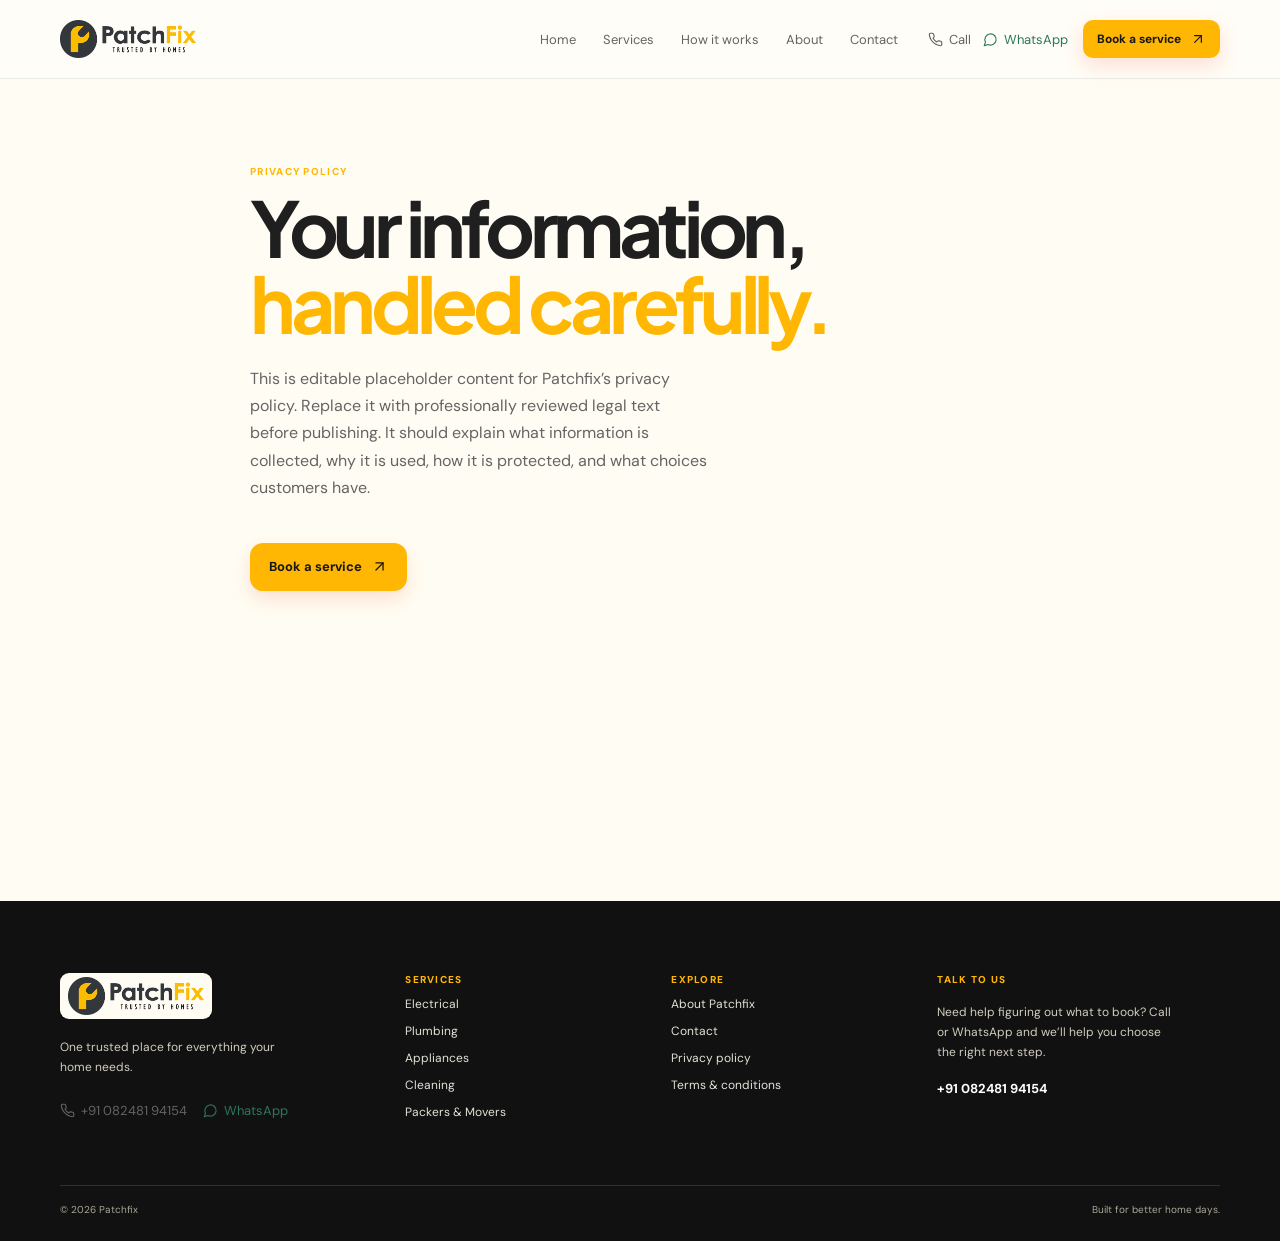
<file: privacy-policy.html>
<!DOCTYPE html>
<html lang="en">
<head>
<meta charset="UTF-8">
<meta name="viewport" content="width=device-width, initial-scale=1">
<title>Privacy policy · Patchfix</title>
<meta name="description" content="Reliable home services for electrical, plumbing, appliances, cleaning and packers & movers.">
<link rel="icon" type="image/png" href="images/favicon.png">
<link rel="preconnect" href="https://fonts.googleapis.com">
<link rel="preconnect" href="https://fonts.gstatic.com" crossorigin>
<link rel="stylesheet" href="css/style.css">
</head>
<body>
<header class="site-header">
  <div class="container nav-inner">
    <a href="index.html" class="brand" aria-label="Patchfix home"><img src="images/patchfix-logo.png" alt="PatchFix — trusted by homes"></a>
    <nav class="public-nav" id="public-nav" aria-label="Primary">
      <a href="index.html">Home</a>
      <a href="index.html#services">Services</a>
      <a href="index.html#how-it-works">How it works</a>
      <a href="about.html">About</a>
      <a href="contact.html">Contact</a>
    </nav>
    <div class="nav-actions">
      <div class="phone-actions phone-actions-compact">
        <a href="tel:+9108248194154" class="text-link"><svg class="icon " width="15" height="15" viewBox="0 0 24 24" fill="none" stroke="currentColor" stroke-width="1.8" stroke-linecap="round" stroke-linejoin="round" aria-hidden="true"><path d="M22 16.92v3a2 2 0 0 1-2.18 2 19.79 19.79 0 0 1-8.63-3.07 19.5 19.5 0 0 1-6-6 19.79 19.79 0 0 1-3.07-8.67A2 2 0 0 1 4.11 2h3a2 2 0 0 1 2 1.72 12.84 12.84 0 0 0 .7 2.81 2 2 0 0 1-.45 2.11L8.09 9.91a16 16 0 0 0 6 6l1.27-1.27a2 2 0 0 1 2.11-.45 12.84 12.84 0 0 0 2.81.7A2 2 0 0 1 22 16.92z"/></svg> Call</a>
        <a href="https://wa.me/9108248194154?text=Hi%20Patchfix%2C%20I%20need%20a%20home%20service." target="_blank" rel="noreferrer" class="whatsapp-link"><svg class="icon " width="15" height="15" viewBox="0 0 24 24" fill="none" stroke="currentColor" stroke-width="1.8" stroke-linecap="round" stroke-linejoin="round" aria-hidden="true"><path d="M7.9 20A9 9 0 1 0 4 16.1L2 22Z"/></svg> WhatsApp</a>
      </div>
      <a href="book.html" class="button button-primary button-small">Book a service <svg class="icon " width="16" height="16" viewBox="0 0 24 24" fill="none" stroke="currentColor" stroke-width="1.8" stroke-linecap="round" stroke-linejoin="round" aria-hidden="true"><path d="M7 7h10v10"/><path d="M7 17 17 7"/></svg></a>
    </div>
    <button class="mobile-menu-button" id="menu-btn" aria-label="Toggle menu"><svg class="icon " width="22" height="22" viewBox="0 0 24 24" fill="none" stroke="currentColor" stroke-width="1.8" stroke-linecap="round" stroke-linejoin="round" aria-hidden="true"><line x1="4" x2="20" y1="12" y2="12"/><line x1="4" x2="20" y1="6" y2="6"/><line x1="4" x2="20" y1="18" y2="18"/></svg></button>
  </div>
</header>
<main class="page-main simple-page"><div class="container narrow-copy"><p class="kicker">Privacy policy</p><h1>Your information,<br><em>handled carefully.</em></h1><p class="detail-lede">This is editable placeholder content for Patchfix’s privacy policy. Replace it with professionally reviewed legal text before publishing. It should explain what information is collected, why it is used, how it is protected, and what choices customers have.</p><a href="book.html" class="button button-primary">Book a service <svg class="icon " width="17" height="17" viewBox="0 0 24 24" fill="none" stroke="currentColor" stroke-width="1.8" stroke-linecap="round" stroke-linejoin="round" aria-hidden="true"><path d="M7 7h10v10"/><path d="M7 17 17 7"/></svg></a></div></main>
<footer class="site-footer">
  <div class="container footer-grid">
    <div>
      <a href="index.html" class="brand" aria-label="Patchfix home"><img src="images/patchfix-logo.png" alt="PatchFix"></a>
      <p class="footer-copy">One trusted place for everything your home needs.</p>
      <div class="phone-actions">
        <a href="tel:+9108248194154" class="text-link"><svg class="icon " width="15" height="15" viewBox="0 0 24 24" fill="none" stroke="currentColor" stroke-width="1.8" stroke-linecap="round" stroke-linejoin="round" aria-hidden="true"><path d="M22 16.92v3a2 2 0 0 1-2.18 2 19.79 19.79 0 0 1-8.63-3.07 19.5 19.5 0 0 1-6-6 19.79 19.79 0 0 1-3.07-8.67A2 2 0 0 1 4.11 2h3a2 2 0 0 1 2 1.72 12.84 12.84 0 0 0 .7 2.81 2 2 0 0 1-.45 2.11L8.09 9.91a16 16 0 0 0 6 6l1.27-1.27a2 2 0 0 1 2.11-.45 12.84 12.84 0 0 0 2.81.7A2 2 0 0 1 22 16.92z"/></svg> +91 082481 94154</a>
        <a href="https://wa.me/9108248194154?text=Hi%20Patchfix%2C%20I%20need%20a%20home%20service." target="_blank" rel="noreferrer" class="whatsapp-link"><svg class="icon " width="15" height="15" viewBox="0 0 24 24" fill="none" stroke="currentColor" stroke-width="1.8" stroke-linecap="round" stroke-linejoin="round" aria-hidden="true"><path d="M7.9 20A9 9 0 1 0 4 16.1L2 22Z"/></svg> WhatsApp</a>
      </div>
    </div>
    <div><p class="footer-heading">Services</p><div class="footer-links"><a href="service-electrical.html">Electrical</a><a href="service-plumbing.html">Plumbing</a><a href="service-appliances.html">Appliances</a><a href="service-cleaning.html">Cleaning</a><a href="service-packers-movers.html">Packers & Movers</a></div></div>
    <div><p class="footer-heading">Explore</p><div class="footer-links">
      <a href="about.html">About Patchfix</a><a href="contact.html">Contact</a>
      <a href="privacy-policy.html">Privacy policy</a><a href="terms-and-conditions.html">Terms &amp; conditions</a></div></div>
    <div><p class="footer-heading">Talk to us</p>
      <p class="footer-note">Need help figuring out what to book? Call or WhatsApp and we’ll help you choose the right next step.</p>
      <a href="tel:+9108248194154" class="footer-phone">+91 082481 94154</a></div>
  </div>
  <div class="container footer-bottom"><span>© <span id="year">2026</span> Patchfix</span><span>Built for better home days.</span></div>
</footer>
<div class="mobile-cta">
  <a href="book.html">Book service</a>
  <a href="tel:+9108248194154"><svg class="icon " width="15" height="15" viewBox="0 0 24 24" fill="none" stroke="currentColor" stroke-width="1.8" stroke-linecap="round" stroke-linejoin="round" aria-hidden="true"><path d="M22 16.92v3a2 2 0 0 1-2.18 2 19.79 19.79 0 0 1-8.63-3.07 19.5 19.5 0 0 1-6-6 19.79 19.79 0 0 1-3.07-8.67A2 2 0 0 1 4.11 2h3a2 2 0 0 1 2 1.72 12.84 12.84 0 0 0 .7 2.81 2 2 0 0 1-.45 2.11L8.09 9.91a16 16 0 0 0 6 6l1.27-1.27a2 2 0 0 1 2.11-.45 12.84 12.84 0 0 0 2.81.7A2 2 0 0 1 22 16.92z"/></svg> Call</a>
  <a href="https://wa.me/9108248194154?text=Hi%20Patchfix%2C%20I%20need%20a%20home%20service." target="_blank" rel="noreferrer"><svg class="icon " width="15" height="15" viewBox="0 0 24 24" fill="none" stroke="currentColor" stroke-width="1.8" stroke-linecap="round" stroke-linejoin="round" aria-hidden="true"><path d="M7.9 20A9 9 0 1 0 4 16.1L2 22Z"/></svg> WhatsApp</a>
</div>
<script src="js/main.js"></script>

</body>
</html>
</file>
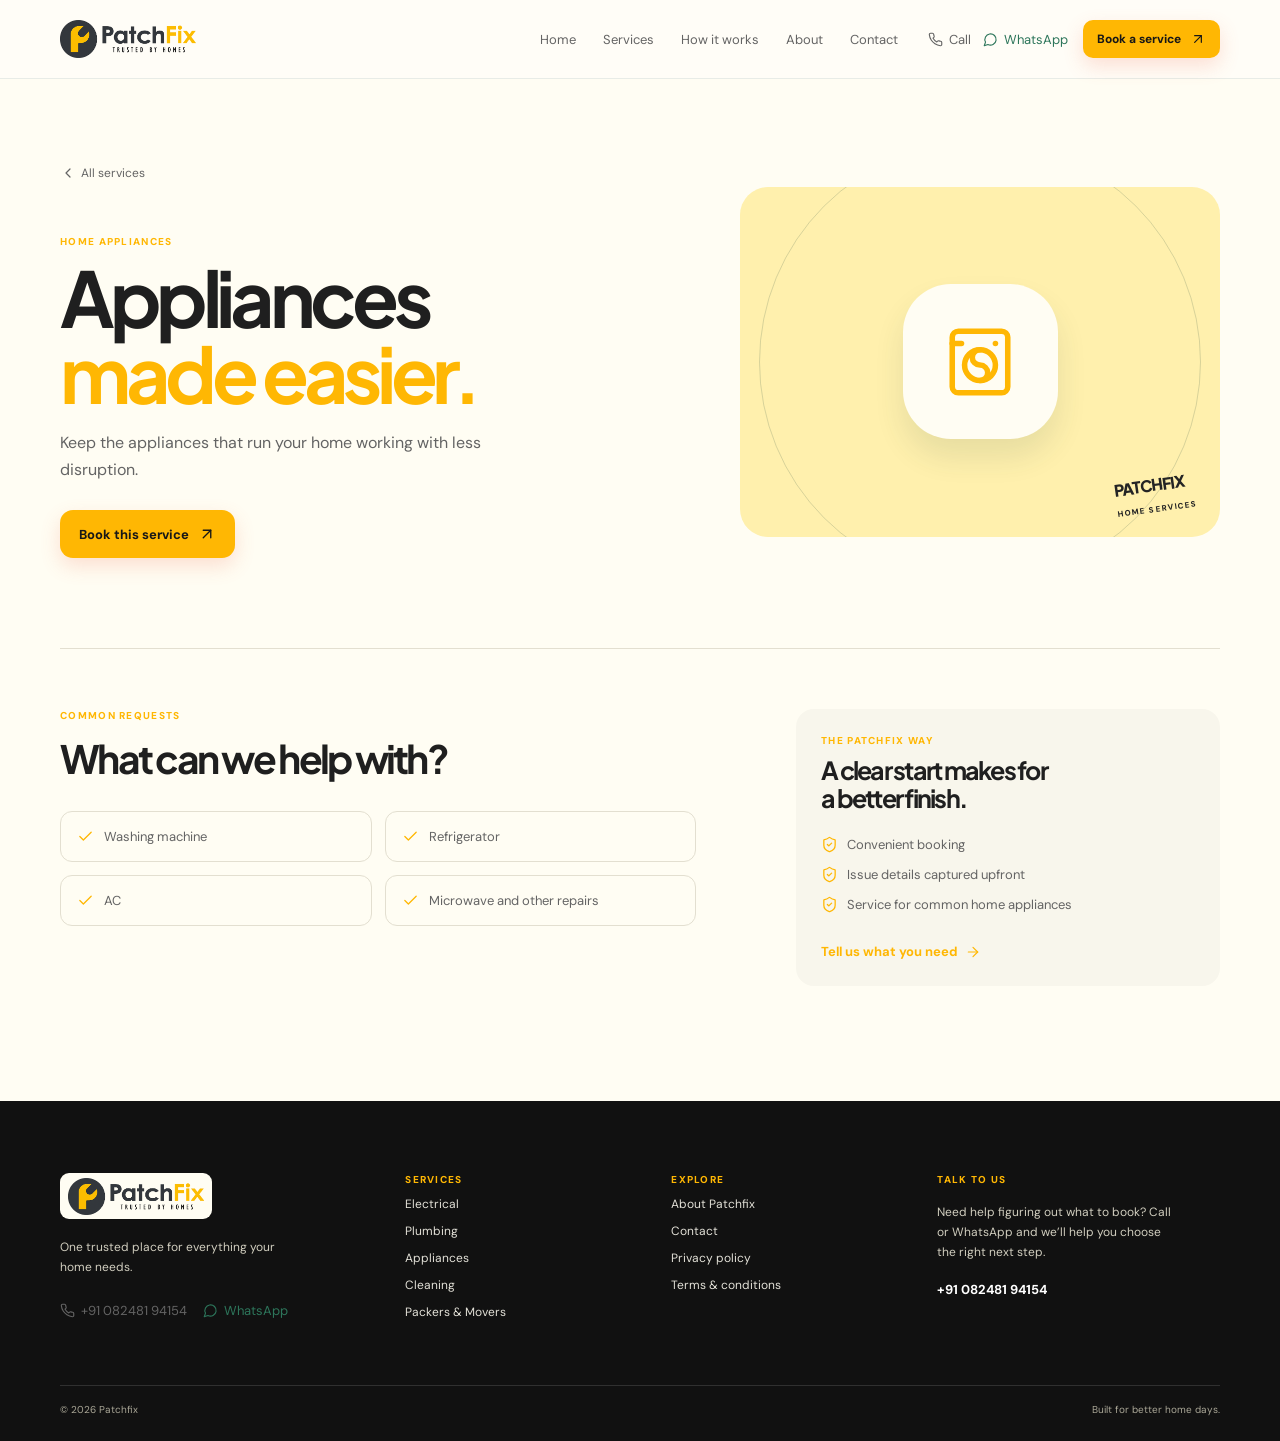
<file: service-appliances.html>
<!DOCTYPE html>
<html lang="en">
<head>
<meta charset="UTF-8">
<meta name="viewport" content="width=device-width, initial-scale=1">
<title>Appliances · Patchfix Home Services</title>
<meta name="description" content="Keep the appliances that run your home working with less disruption.">
<link rel="icon" type="image/png" href="images/favicon.png">
<link rel="preconnect" href="https://fonts.googleapis.com">
<link rel="preconnect" href="https://fonts.gstatic.com" crossorigin>
<link rel="stylesheet" href="css/style.css">
</head>
<body>
<header class="site-header">
  <div class="container nav-inner">
    <a href="index.html" class="brand" aria-label="Patchfix home"><img src="images/patchfix-logo.png" alt="PatchFix — trusted by homes"></a>
    <nav class="public-nav" id="public-nav" aria-label="Primary">
      <a href="index.html">Home</a>
      <a href="index.html#services">Services</a>
      <a href="index.html#how-it-works">How it works</a>
      <a href="about.html">About</a>
      <a href="contact.html">Contact</a>
    </nav>
    <div class="nav-actions">
      <div class="phone-actions phone-actions-compact">
        <a href="tel:+9108248194154" class="text-link"><svg class="icon " width="15" height="15" viewBox="0 0 24 24" fill="none" stroke="currentColor" stroke-width="1.8" stroke-linecap="round" stroke-linejoin="round" aria-hidden="true"><path d="M22 16.92v3a2 2 0 0 1-2.18 2 19.79 19.79 0 0 1-8.63-3.07 19.5 19.5 0 0 1-6-6 19.79 19.79 0 0 1-3.07-8.67A2 2 0 0 1 4.11 2h3a2 2 0 0 1 2 1.72 12.84 12.84 0 0 0 .7 2.81 2 2 0 0 1-.45 2.11L8.09 9.91a16 16 0 0 0 6 6l1.27-1.27a2 2 0 0 1 2.11-.45 12.84 12.84 0 0 0 2.81.7A2 2 0 0 1 22 16.92z"/></svg> Call</a>
        <a href="https://wa.me/9108248194154?text=Hi%20Patchfix%2C%20I%20need%20a%20home%20service." target="_blank" rel="noreferrer" class="whatsapp-link"><svg class="icon " width="15" height="15" viewBox="0 0 24 24" fill="none" stroke="currentColor" stroke-width="1.8" stroke-linecap="round" stroke-linejoin="round" aria-hidden="true"><path d="M7.9 20A9 9 0 1 0 4 16.1L2 22Z"/></svg> WhatsApp</a>
      </div>
      <a href="book.html" class="button button-primary button-small">Book a service <svg class="icon " width="16" height="16" viewBox="0 0 24 24" fill="none" stroke="currentColor" stroke-width="1.8" stroke-linecap="round" stroke-linejoin="round" aria-hidden="true"><path d="M7 7h10v10"/><path d="M7 17 17 7"/></svg></a>
    </div>
    <button class="mobile-menu-button" id="menu-btn" aria-label="Toggle menu"><svg class="icon " width="22" height="22" viewBox="0 0 24 24" fill="none" stroke="currentColor" stroke-width="1.8" stroke-linecap="round" stroke-linejoin="round" aria-hidden="true"><line x1="4" x2="20" y1="12" y2="12"/><line x1="4" x2="20" y1="6" y2="6"/><line x1="4" x2="20" y1="18" y2="18"/></svg></button>
  </div>
</header>
<main class="page-main">
<div class="container detail-hero"><div>
  <a href="index.html" class="back-link"><svg class="icon " width="16" height="16" viewBox="0 0 24 24" fill="none" stroke="currentColor" stroke-width="1.8" stroke-linecap="round" stroke-linejoin="round" aria-hidden="true"><path d="m15 18-6-6 6-6"/></svg> All services</a>
  <p class="kicker">Home Appliances</p>
  <h1>Appliances<br><em>made easier.</em></h1>
  <p class="detail-lede">Keep the appliances that run your home working with less disruption.</p>
  <a href="book.html?service=appliances" class="button button-primary">Book this service <svg class="icon " width="18" height="18" viewBox="0 0 24 24" fill="none" stroke="currentColor" stroke-width="1.8" stroke-linecap="round" stroke-linejoin="round" aria-hidden="true"><path d="M7 7h10v10"/><path d="M7 17 17 7"/></svg></a>
</div>
<div class="detail-art"><div class="detail-icon"><svg class="icon " width="74" height="74" viewBox="0 0 24 24" fill="none" stroke="currentColor" stroke-width="1.8" stroke-linecap="round" stroke-linejoin="round" aria-hidden="true"><path d="M3 6h3"/><path d="M17 6h.01"/><rect width="18" height="20" x="3" y="2" rx="2"/><circle cx="12" cy="13" r="5"/><path d="M12 18a2.5 2.5 0 0 0 0-5 2.5 2.5 0 0 1 0-5"/></svg></div><div class="detail-art-label">PATCHFIX<br><span>HOME SERVICES</span></div></div></div>
<div class="container detail-content">
  <div><p class="kicker">Common requests</p><h2>What can we help with?</h2><div class="detail-list"><div><svg class="icon " width="17" height="17" viewBox="0 0 24 24" fill="none" stroke="currentColor" stroke-width="1.8" stroke-linecap="round" stroke-linejoin="round" aria-hidden="true"><path d="M20 6 9 17l-5-5"/></svg>Washing machine</div><div><svg class="icon " width="17" height="17" viewBox="0 0 24 24" fill="none" stroke="currentColor" stroke-width="1.8" stroke-linecap="round" stroke-linejoin="round" aria-hidden="true"><path d="M20 6 9 17l-5-5"/></svg>Refrigerator</div><div><svg class="icon " width="17" height="17" viewBox="0 0 24 24" fill="none" stroke="currentColor" stroke-width="1.8" stroke-linecap="round" stroke-linejoin="round" aria-hidden="true"><path d="M20 6 9 17l-5-5"/></svg>AC</div><div><svg class="icon " width="17" height="17" viewBox="0 0 24 24" fill="none" stroke="currentColor" stroke-width="1.8" stroke-linecap="round" stroke-linejoin="round" aria-hidden="true"><path d="M20 6 9 17l-5-5"/></svg>Microwave and other repairs</div></div></div>
  <div class="detail-side"><p class="kicker">The Patchfix way</p><h3>A clear start makes for a better finish.</h3><p class="benefit"><svg class="icon " width="17" height="17" viewBox="0 0 24 24" fill="none" stroke="currentColor" stroke-width="1.8" stroke-linecap="round" stroke-linejoin="round" aria-hidden="true"><path d="M20 13c0 5-3.5 7.5-7.66 8.95a1 1 0 0 1-.67-.01C7.5 20.5 4 18 4 13V6a1 1 0 0 1 1-1c2 0 4.5-1.2 6.24-2.72a1.17 1.17 0 0 1 1.52 0C14.51 3.81 17 5 19 5a1 1 0 0 1 1 1z"/><path d="m9 12 2 2 4-4"/></svg>Convenient booking</p><p class="benefit"><svg class="icon " width="17" height="17" viewBox="0 0 24 24" fill="none" stroke="currentColor" stroke-width="1.8" stroke-linecap="round" stroke-linejoin="round" aria-hidden="true"><path d="M20 13c0 5-3.5 7.5-7.66 8.95a1 1 0 0 1-.67-.01C7.5 20.5 4 18 4 13V6a1 1 0 0 1 1-1c2 0 4.5-1.2 6.24-2.72a1.17 1.17 0 0 1 1.52 0C14.51 3.81 17 5 19 5a1 1 0 0 1 1 1z"/><path d="m9 12 2 2 4-4"/></svg>Issue details captured upfront</p><p class="benefit"><svg class="icon " width="17" height="17" viewBox="0 0 24 24" fill="none" stroke="currentColor" stroke-width="1.8" stroke-linecap="round" stroke-linejoin="round" aria-hidden="true"><path d="M20 13c0 5-3.5 7.5-7.66 8.95a1 1 0 0 1-.67-.01C7.5 20.5 4 18 4 13V6a1 1 0 0 1 1-1c2 0 4.5-1.2 6.24-2.72a1.17 1.17 0 0 1 1.52 0C14.51 3.81 17 5 19 5a1 1 0 0 1 1 1z"/><path d="m9 12 2 2 4-4"/></svg>Service for common home appliances</p>
  <a href="book.html?service=appliances" class="text-arrow">Tell us what you need <svg class="icon " width="16" height="16" viewBox="0 0 24 24" fill="none" stroke="currentColor" stroke-width="1.8" stroke-linecap="round" stroke-linejoin="round" aria-hidden="true"><path d="M5 12h14"/><path d="m12 5 7 7-7 7"/></svg></a></div>
</div></main>
<footer class="site-footer">
  <div class="container footer-grid">
    <div>
      <a href="index.html" class="brand" aria-label="Patchfix home"><img src="images/patchfix-logo.png" alt="PatchFix"></a>
      <p class="footer-copy">One trusted place for everything your home needs.</p>
      <div class="phone-actions">
        <a href="tel:+9108248194154" class="text-link"><svg class="icon " width="15" height="15" viewBox="0 0 24 24" fill="none" stroke="currentColor" stroke-width="1.8" stroke-linecap="round" stroke-linejoin="round" aria-hidden="true"><path d="M22 16.92v3a2 2 0 0 1-2.18 2 19.79 19.79 0 0 1-8.63-3.07 19.5 19.5 0 0 1-6-6 19.79 19.79 0 0 1-3.07-8.67A2 2 0 0 1 4.11 2h3a2 2 0 0 1 2 1.72 12.84 12.84 0 0 0 .7 2.81 2 2 0 0 1-.45 2.11L8.09 9.91a16 16 0 0 0 6 6l1.27-1.27a2 2 0 0 1 2.11-.45 12.84 12.84 0 0 0 2.81.7A2 2 0 0 1 22 16.92z"/></svg> +91 082481 94154</a>
        <a href="https://wa.me/9108248194154?text=Hi%20Patchfix%2C%20I%20need%20a%20home%20service." target="_blank" rel="noreferrer" class="whatsapp-link"><svg class="icon " width="15" height="15" viewBox="0 0 24 24" fill="none" stroke="currentColor" stroke-width="1.8" stroke-linecap="round" stroke-linejoin="round" aria-hidden="true"><path d="M7.9 20A9 9 0 1 0 4 16.1L2 22Z"/></svg> WhatsApp</a>
      </div>
    </div>
    <div><p class="footer-heading">Services</p><div class="footer-links"><a href="service-electrical.html">Electrical</a><a href="service-plumbing.html">Plumbing</a><a href="service-appliances.html">Appliances</a><a href="service-cleaning.html">Cleaning</a><a href="service-packers-movers.html">Packers & Movers</a></div></div>
    <div><p class="footer-heading">Explore</p><div class="footer-links">
      <a href="about.html">About Patchfix</a><a href="contact.html">Contact</a>
      <a href="privacy-policy.html">Privacy policy</a><a href="terms-and-conditions.html">Terms &amp; conditions</a></div></div>
    <div><p class="footer-heading">Talk to us</p>
      <p class="footer-note">Need help figuring out what to book? Call or WhatsApp and we’ll help you choose the right next step.</p>
      <a href="tel:+9108248194154" class="footer-phone">+91 082481 94154</a></div>
  </div>
  <div class="container footer-bottom"><span>© <span id="year">2026</span> Patchfix</span><span>Built for better home days.</span></div>
</footer>
<div class="mobile-cta">
  <a href="book.html">Book service</a>
  <a href="tel:+9108248194154"><svg class="icon " width="15" height="15" viewBox="0 0 24 24" fill="none" stroke="currentColor" stroke-width="1.8" stroke-linecap="round" stroke-linejoin="round" aria-hidden="true"><path d="M22 16.92v3a2 2 0 0 1-2.18 2 19.79 19.79 0 0 1-8.63-3.07 19.5 19.5 0 0 1-6-6 19.79 19.79 0 0 1-3.07-8.67A2 2 0 0 1 4.11 2h3a2 2 0 0 1 2 1.72 12.84 12.84 0 0 0 .7 2.81 2 2 0 0 1-.45 2.11L8.09 9.91a16 16 0 0 0 6 6l1.27-1.27a2 2 0 0 1 2.11-.45 12.84 12.84 0 0 0 2.81.7A2 2 0 0 1 22 16.92z"/></svg> Call</a>
  <a href="https://wa.me/9108248194154?text=Hi%20Patchfix%2C%20I%20need%20a%20home%20service." target="_blank" rel="noreferrer"><svg class="icon " width="15" height="15" viewBox="0 0 24 24" fill="none" stroke="currentColor" stroke-width="1.8" stroke-linecap="round" stroke-linejoin="round" aria-hidden="true"><path d="M7.9 20A9 9 0 1 0 4 16.1L2 22Z"/></svg> WhatsApp</a>
</div>
<script src="js/main.js"></script>

</body>
</html>
</file>
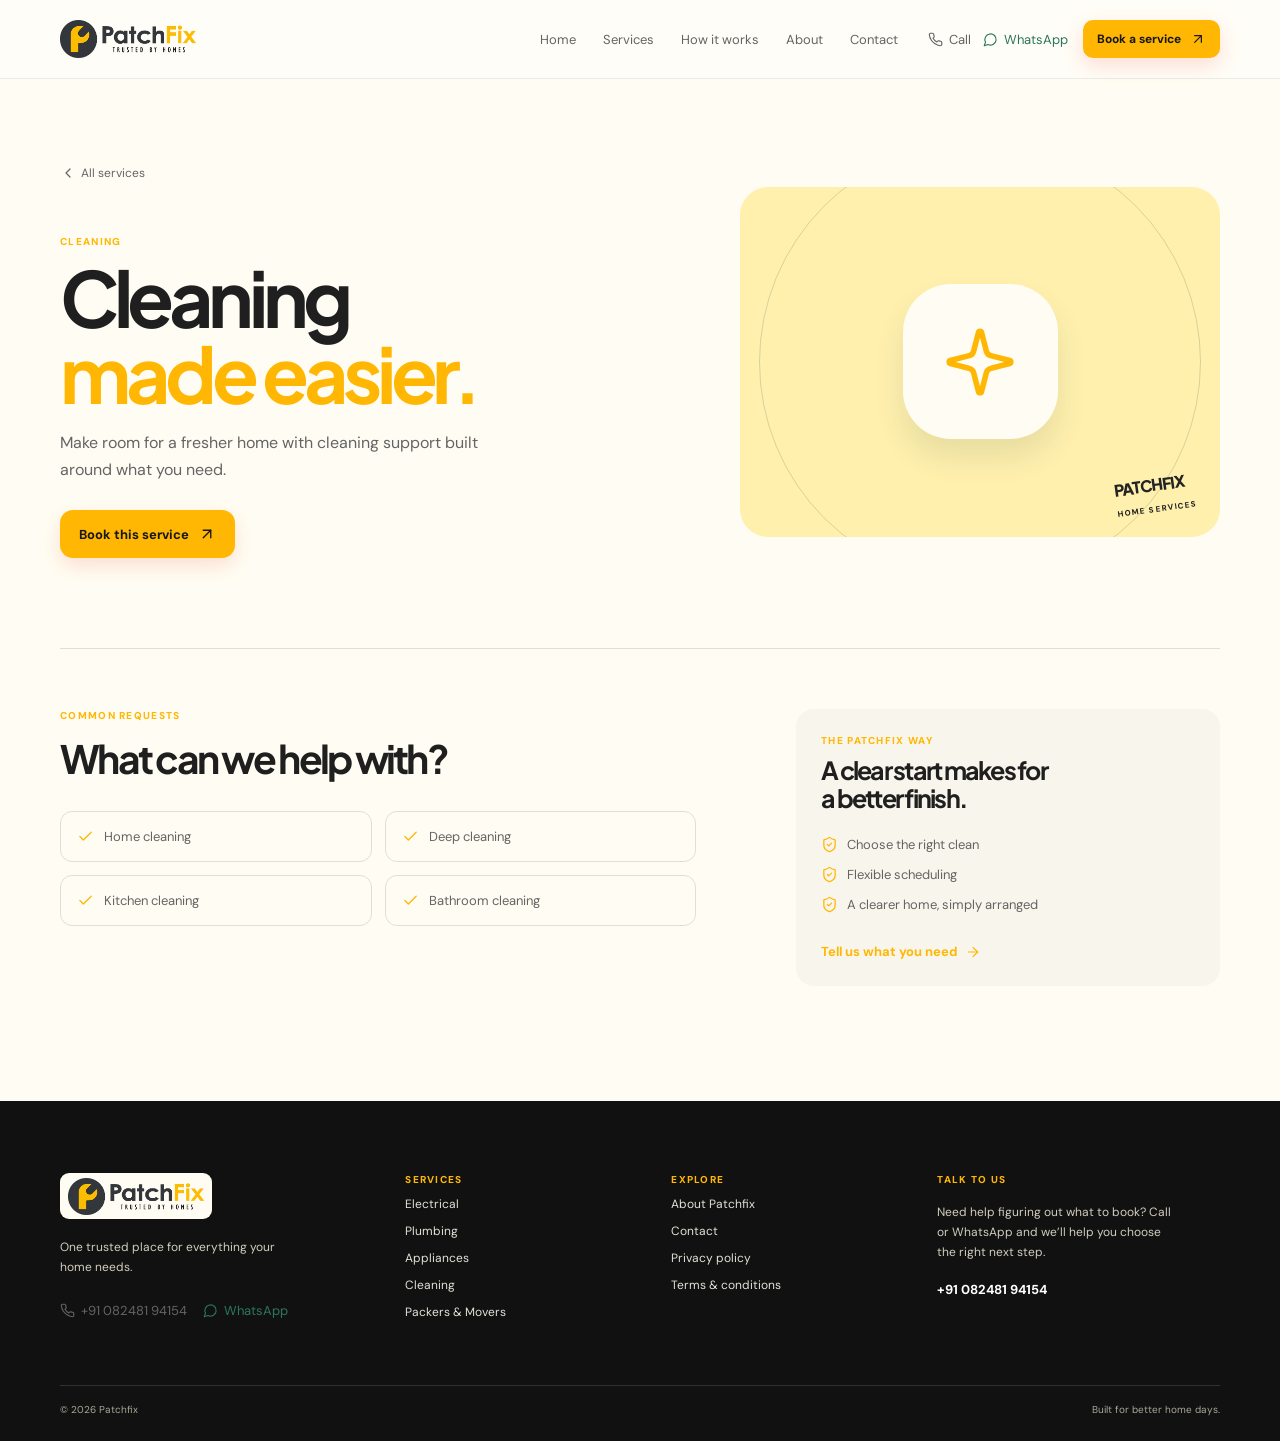
<file: service-cleaning.html>
<!DOCTYPE html>
<html lang="en">
<head>
<meta charset="UTF-8">
<meta name="viewport" content="width=device-width, initial-scale=1">
<title>Cleaning · Patchfix Home Services</title>
<meta name="description" content="Make room for a fresher home with cleaning support built around what you need.">
<link rel="icon" type="image/png" href="images/favicon.png">
<link rel="preconnect" href="https://fonts.googleapis.com">
<link rel="preconnect" href="https://fonts.gstatic.com" crossorigin>
<link rel="stylesheet" href="css/style.css">
</head>
<body>
<header class="site-header">
  <div class="container nav-inner">
    <a href="index.html" class="brand" aria-label="Patchfix home"><img src="images/patchfix-logo.png" alt="PatchFix — trusted by homes"></a>
    <nav class="public-nav" id="public-nav" aria-label="Primary">
      <a href="index.html">Home</a>
      <a href="index.html#services">Services</a>
      <a href="index.html#how-it-works">How it works</a>
      <a href="about.html">About</a>
      <a href="contact.html">Contact</a>
    </nav>
    <div class="nav-actions">
      <div class="phone-actions phone-actions-compact">
        <a href="tel:+9108248194154" class="text-link"><svg class="icon " width="15" height="15" viewBox="0 0 24 24" fill="none" stroke="currentColor" stroke-width="1.8" stroke-linecap="round" stroke-linejoin="round" aria-hidden="true"><path d="M22 16.92v3a2 2 0 0 1-2.18 2 19.79 19.79 0 0 1-8.63-3.07 19.5 19.5 0 0 1-6-6 19.79 19.79 0 0 1-3.07-8.67A2 2 0 0 1 4.11 2h3a2 2 0 0 1 2 1.72 12.84 12.84 0 0 0 .7 2.81 2 2 0 0 1-.45 2.11L8.09 9.91a16 16 0 0 0 6 6l1.27-1.27a2 2 0 0 1 2.11-.45 12.84 12.84 0 0 0 2.81.7A2 2 0 0 1 22 16.92z"/></svg> Call</a>
        <a href="https://wa.me/9108248194154?text=Hi%20Patchfix%2C%20I%20need%20a%20home%20service." target="_blank" rel="noreferrer" class="whatsapp-link"><svg class="icon " width="15" height="15" viewBox="0 0 24 24" fill="none" stroke="currentColor" stroke-width="1.8" stroke-linecap="round" stroke-linejoin="round" aria-hidden="true"><path d="M7.9 20A9 9 0 1 0 4 16.1L2 22Z"/></svg> WhatsApp</a>
      </div>
      <a href="book.html" class="button button-primary button-small">Book a service <svg class="icon " width="16" height="16" viewBox="0 0 24 24" fill="none" stroke="currentColor" stroke-width="1.8" stroke-linecap="round" stroke-linejoin="round" aria-hidden="true"><path d="M7 7h10v10"/><path d="M7 17 17 7"/></svg></a>
    </div>
    <button class="mobile-menu-button" id="menu-btn" aria-label="Toggle menu"><svg class="icon " width="22" height="22" viewBox="0 0 24 24" fill="none" stroke="currentColor" stroke-width="1.8" stroke-linecap="round" stroke-linejoin="round" aria-hidden="true"><line x1="4" x2="20" y1="12" y2="12"/><line x1="4" x2="20" y1="6" y2="6"/><line x1="4" x2="20" y1="18" y2="18"/></svg></button>
  </div>
</header>
<main class="page-main">
<div class="container detail-hero"><div>
  <a href="index.html" class="back-link"><svg class="icon " width="16" height="16" viewBox="0 0 24 24" fill="none" stroke="currentColor" stroke-width="1.8" stroke-linecap="round" stroke-linejoin="round" aria-hidden="true"><path d="m15 18-6-6 6-6"/></svg> All services</a>
  <p class="kicker">Cleaning</p>
  <h1>Cleaning<br><em>made easier.</em></h1>
  <p class="detail-lede">Make room for a fresher home with cleaning support built around what you need.</p>
  <a href="book.html?service=cleaning" class="button button-primary">Book this service <svg class="icon " width="18" height="18" viewBox="0 0 24 24" fill="none" stroke="currentColor" stroke-width="1.8" stroke-linecap="round" stroke-linejoin="round" aria-hidden="true"><path d="M7 7h10v10"/><path d="M7 17 17 7"/></svg></a>
</div>
<div class="detail-art"><div class="detail-icon"><svg class="icon " width="74" height="74" viewBox="0 0 24 24" fill="none" stroke="currentColor" stroke-width="1.8" stroke-linecap="round" stroke-linejoin="round" aria-hidden="true"><path d="M9.937 15.5A2 2 0 0 0 8.5 14.063l-6.135-1.582a.5.5 0 0 1 0-.962L8.5 9.936A2 2 0 0 0 9.937 8.5l1.582-6.135a.5.5 0 0 1 .963 0L14.063 8.5A2 2 0 0 0 15.5 9.937l6.135 1.581a.5.5 0 0 1 0 .964L15.5 14.063a2 2 0 0 0-1.437 1.437l-1.582 6.135a.5.5 0 0 1-.963 0z"/></svg></div><div class="detail-art-label">PATCHFIX<br><span>HOME SERVICES</span></div></div></div>
<div class="container detail-content">
  <div><p class="kicker">Common requests</p><h2>What can we help with?</h2><div class="detail-list"><div><svg class="icon " width="17" height="17" viewBox="0 0 24 24" fill="none" stroke="currentColor" stroke-width="1.8" stroke-linecap="round" stroke-linejoin="round" aria-hidden="true"><path d="M20 6 9 17l-5-5"/></svg>Home cleaning</div><div><svg class="icon " width="17" height="17" viewBox="0 0 24 24" fill="none" stroke="currentColor" stroke-width="1.8" stroke-linecap="round" stroke-linejoin="round" aria-hidden="true"><path d="M20 6 9 17l-5-5"/></svg>Deep cleaning</div><div><svg class="icon " width="17" height="17" viewBox="0 0 24 24" fill="none" stroke="currentColor" stroke-width="1.8" stroke-linecap="round" stroke-linejoin="round" aria-hidden="true"><path d="M20 6 9 17l-5-5"/></svg>Kitchen cleaning</div><div><svg class="icon " width="17" height="17" viewBox="0 0 24 24" fill="none" stroke="currentColor" stroke-width="1.8" stroke-linecap="round" stroke-linejoin="round" aria-hidden="true"><path d="M20 6 9 17l-5-5"/></svg>Bathroom cleaning</div></div></div>
  <div class="detail-side"><p class="kicker">The Patchfix way</p><h3>A clear start makes for a better finish.</h3><p class="benefit"><svg class="icon " width="17" height="17" viewBox="0 0 24 24" fill="none" stroke="currentColor" stroke-width="1.8" stroke-linecap="round" stroke-linejoin="round" aria-hidden="true"><path d="M20 13c0 5-3.5 7.5-7.66 8.95a1 1 0 0 1-.67-.01C7.5 20.5 4 18 4 13V6a1 1 0 0 1 1-1c2 0 4.5-1.2 6.24-2.72a1.17 1.17 0 0 1 1.52 0C14.51 3.81 17 5 19 5a1 1 0 0 1 1 1z"/><path d="m9 12 2 2 4-4"/></svg>Choose the right clean</p><p class="benefit"><svg class="icon " width="17" height="17" viewBox="0 0 24 24" fill="none" stroke="currentColor" stroke-width="1.8" stroke-linecap="round" stroke-linejoin="round" aria-hidden="true"><path d="M20 13c0 5-3.5 7.5-7.66 8.95a1 1 0 0 1-.67-.01C7.5 20.5 4 18 4 13V6a1 1 0 0 1 1-1c2 0 4.5-1.2 6.24-2.72a1.17 1.17 0 0 1 1.52 0C14.51 3.81 17 5 19 5a1 1 0 0 1 1 1z"/><path d="m9 12 2 2 4-4"/></svg>Flexible scheduling</p><p class="benefit"><svg class="icon " width="17" height="17" viewBox="0 0 24 24" fill="none" stroke="currentColor" stroke-width="1.8" stroke-linecap="round" stroke-linejoin="round" aria-hidden="true"><path d="M20 13c0 5-3.5 7.5-7.66 8.95a1 1 0 0 1-.67-.01C7.5 20.5 4 18 4 13V6a1 1 0 0 1 1-1c2 0 4.5-1.2 6.24-2.72a1.17 1.17 0 0 1 1.52 0C14.51 3.81 17 5 19 5a1 1 0 0 1 1 1z"/><path d="m9 12 2 2 4-4"/></svg>A clearer home, simply arranged</p>
  <a href="book.html?service=cleaning" class="text-arrow">Tell us what you need <svg class="icon " width="16" height="16" viewBox="0 0 24 24" fill="none" stroke="currentColor" stroke-width="1.8" stroke-linecap="round" stroke-linejoin="round" aria-hidden="true"><path d="M5 12h14"/><path d="m12 5 7 7-7 7"/></svg></a></div>
</div></main>
<footer class="site-footer">
  <div class="container footer-grid">
    <div>
      <a href="index.html" class="brand" aria-label="Patchfix home"><img src="images/patchfix-logo.png" alt="PatchFix"></a>
      <p class="footer-copy">One trusted place for everything your home needs.</p>
      <div class="phone-actions">
        <a href="tel:+9108248194154" class="text-link"><svg class="icon " width="15" height="15" viewBox="0 0 24 24" fill="none" stroke="currentColor" stroke-width="1.8" stroke-linecap="round" stroke-linejoin="round" aria-hidden="true"><path d="M22 16.92v3a2 2 0 0 1-2.18 2 19.79 19.79 0 0 1-8.63-3.07 19.5 19.5 0 0 1-6-6 19.79 19.79 0 0 1-3.07-8.67A2 2 0 0 1 4.11 2h3a2 2 0 0 1 2 1.72 12.84 12.84 0 0 0 .7 2.81 2 2 0 0 1-.45 2.11L8.09 9.91a16 16 0 0 0 6 6l1.27-1.27a2 2 0 0 1 2.11-.45 12.84 12.84 0 0 0 2.81.7A2 2 0 0 1 22 16.92z"/></svg> +91 082481 94154</a>
        <a href="https://wa.me/9108248194154?text=Hi%20Patchfix%2C%20I%20need%20a%20home%20service." target="_blank" rel="noreferrer" class="whatsapp-link"><svg class="icon " width="15" height="15" viewBox="0 0 24 24" fill="none" stroke="currentColor" stroke-width="1.8" stroke-linecap="round" stroke-linejoin="round" aria-hidden="true"><path d="M7.9 20A9 9 0 1 0 4 16.1L2 22Z"/></svg> WhatsApp</a>
      </div>
    </div>
    <div><p class="footer-heading">Services</p><div class="footer-links"><a href="service-electrical.html">Electrical</a><a href="service-plumbing.html">Plumbing</a><a href="service-appliances.html">Appliances</a><a href="service-cleaning.html">Cleaning</a><a href="service-packers-movers.html">Packers & Movers</a></div></div>
    <div><p class="footer-heading">Explore</p><div class="footer-links">
      <a href="about.html">About Patchfix</a><a href="contact.html">Contact</a>
      <a href="privacy-policy.html">Privacy policy</a><a href="terms-and-conditions.html">Terms &amp; conditions</a></div></div>
    <div><p class="footer-heading">Talk to us</p>
      <p class="footer-note">Need help figuring out what to book? Call or WhatsApp and we’ll help you choose the right next step.</p>
      <a href="tel:+9108248194154" class="footer-phone">+91 082481 94154</a></div>
  </div>
  <div class="container footer-bottom"><span>© <span id="year">2026</span> Patchfix</span><span>Built for better home days.</span></div>
</footer>
<div class="mobile-cta">
  <a href="book.html">Book service</a>
  <a href="tel:+9108248194154"><svg class="icon " width="15" height="15" viewBox="0 0 24 24" fill="none" stroke="currentColor" stroke-width="1.8" stroke-linecap="round" stroke-linejoin="round" aria-hidden="true"><path d="M22 16.92v3a2 2 0 0 1-2.18 2 19.79 19.79 0 0 1-8.63-3.07 19.5 19.5 0 0 1-6-6 19.79 19.79 0 0 1-3.07-8.67A2 2 0 0 1 4.11 2h3a2 2 0 0 1 2 1.72 12.84 12.84 0 0 0 .7 2.81 2 2 0 0 1-.45 2.11L8.09 9.91a16 16 0 0 0 6 6l1.27-1.27a2 2 0 0 1 2.11-.45 12.84 12.84 0 0 0 2.81.7A2 2 0 0 1 22 16.92z"/></svg> Call</a>
  <a href="https://wa.me/9108248194154?text=Hi%20Patchfix%2C%20I%20need%20a%20home%20service." target="_blank" rel="noreferrer"><svg class="icon " width="15" height="15" viewBox="0 0 24 24" fill="none" stroke="currentColor" stroke-width="1.8" stroke-linecap="round" stroke-linejoin="round" aria-hidden="true"><path d="M7.9 20A9 9 0 1 0 4 16.1L2 22Z"/></svg> WhatsApp</a>
</div>
<script src="js/main.js"></script>

</body>
</html>
</file>
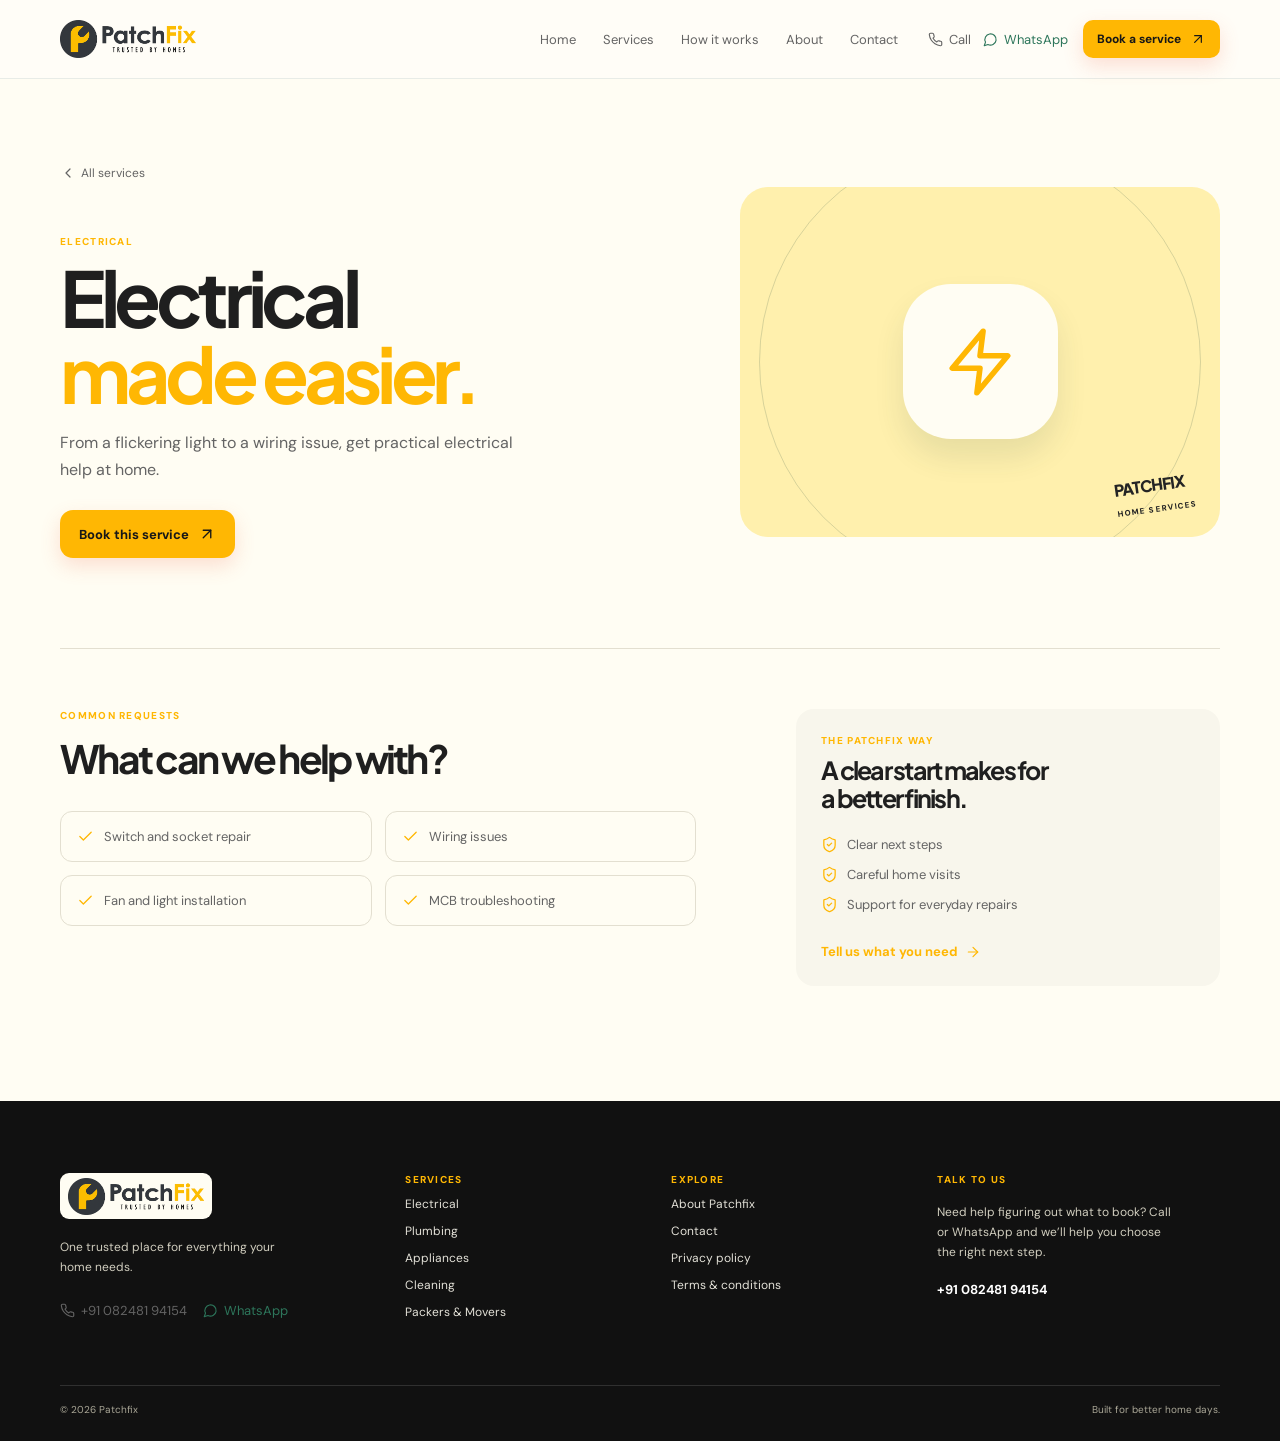
<file: service-electrical.html>
<!DOCTYPE html>
<html lang="en">
<head>
<meta charset="UTF-8">
<meta name="viewport" content="width=device-width, initial-scale=1">
<title>Electrical · Patchfix Home Services</title>
<meta name="description" content="From a flickering light to a wiring issue, get practical electrical help at home.">
<link rel="icon" type="image/png" href="images/favicon.png">
<link rel="preconnect" href="https://fonts.googleapis.com">
<link rel="preconnect" href="https://fonts.gstatic.com" crossorigin>
<link rel="stylesheet" href="css/style.css">
</head>
<body>
<header class="site-header">
  <div class="container nav-inner">
    <a href="index.html" class="brand" aria-label="Patchfix home"><img src="images/patchfix-logo.png" alt="PatchFix — trusted by homes"></a>
    <nav class="public-nav" id="public-nav" aria-label="Primary">
      <a href="index.html">Home</a>
      <a href="index.html#services">Services</a>
      <a href="index.html#how-it-works">How it works</a>
      <a href="about.html">About</a>
      <a href="contact.html">Contact</a>
    </nav>
    <div class="nav-actions">
      <div class="phone-actions phone-actions-compact">
        <a href="tel:+9108248194154" class="text-link"><svg class="icon " width="15" height="15" viewBox="0 0 24 24" fill="none" stroke="currentColor" stroke-width="1.8" stroke-linecap="round" stroke-linejoin="round" aria-hidden="true"><path d="M22 16.92v3a2 2 0 0 1-2.18 2 19.79 19.79 0 0 1-8.63-3.07 19.5 19.5 0 0 1-6-6 19.79 19.79 0 0 1-3.07-8.67A2 2 0 0 1 4.11 2h3a2 2 0 0 1 2 1.72 12.84 12.84 0 0 0 .7 2.81 2 2 0 0 1-.45 2.11L8.09 9.91a16 16 0 0 0 6 6l1.27-1.27a2 2 0 0 1 2.11-.45 12.84 12.84 0 0 0 2.81.7A2 2 0 0 1 22 16.92z"/></svg> Call</a>
        <a href="https://wa.me/9108248194154?text=Hi%20Patchfix%2C%20I%20need%20a%20home%20service." target="_blank" rel="noreferrer" class="whatsapp-link"><svg class="icon " width="15" height="15" viewBox="0 0 24 24" fill="none" stroke="currentColor" stroke-width="1.8" stroke-linecap="round" stroke-linejoin="round" aria-hidden="true"><path d="M7.9 20A9 9 0 1 0 4 16.1L2 22Z"/></svg> WhatsApp</a>
      </div>
      <a href="book.html" class="button button-primary button-small">Book a service <svg class="icon " width="16" height="16" viewBox="0 0 24 24" fill="none" stroke="currentColor" stroke-width="1.8" stroke-linecap="round" stroke-linejoin="round" aria-hidden="true"><path d="M7 7h10v10"/><path d="M7 17 17 7"/></svg></a>
    </div>
    <button class="mobile-menu-button" id="menu-btn" aria-label="Toggle menu"><svg class="icon " width="22" height="22" viewBox="0 0 24 24" fill="none" stroke="currentColor" stroke-width="1.8" stroke-linecap="round" stroke-linejoin="round" aria-hidden="true"><line x1="4" x2="20" y1="12" y2="12"/><line x1="4" x2="20" y1="6" y2="6"/><line x1="4" x2="20" y1="18" y2="18"/></svg></button>
  </div>
</header>
<main class="page-main">
<div class="container detail-hero"><div>
  <a href="index.html" class="back-link"><svg class="icon " width="16" height="16" viewBox="0 0 24 24" fill="none" stroke="currentColor" stroke-width="1.8" stroke-linecap="round" stroke-linejoin="round" aria-hidden="true"><path d="m15 18-6-6 6-6"/></svg> All services</a>
  <p class="kicker">Electrical</p>
  <h1>Electrical<br><em>made easier.</em></h1>
  <p class="detail-lede">From a flickering light to a wiring issue, get practical electrical help at home.</p>
  <a href="book.html?service=electrical" class="button button-primary">Book this service <svg class="icon " width="18" height="18" viewBox="0 0 24 24" fill="none" stroke="currentColor" stroke-width="1.8" stroke-linecap="round" stroke-linejoin="round" aria-hidden="true"><path d="M7 7h10v10"/><path d="M7 17 17 7"/></svg></a>
</div>
<div class="detail-art"><div class="detail-icon"><svg class="icon " width="74" height="74" viewBox="0 0 24 24" fill="none" stroke="currentColor" stroke-width="1.8" stroke-linecap="round" stroke-linejoin="round" aria-hidden="true"><polygon points="13 2 3 14 12 14 11 22 21 10 12 10 13 2"/></svg></div><div class="detail-art-label">PATCHFIX<br><span>HOME SERVICES</span></div></div></div>
<div class="container detail-content">
  <div><p class="kicker">Common requests</p><h2>What can we help with?</h2><div class="detail-list"><div><svg class="icon " width="17" height="17" viewBox="0 0 24 24" fill="none" stroke="currentColor" stroke-width="1.8" stroke-linecap="round" stroke-linejoin="round" aria-hidden="true"><path d="M20 6 9 17l-5-5"/></svg>Switch and socket repair</div><div><svg class="icon " width="17" height="17" viewBox="0 0 24 24" fill="none" stroke="currentColor" stroke-width="1.8" stroke-linecap="round" stroke-linejoin="round" aria-hidden="true"><path d="M20 6 9 17l-5-5"/></svg>Wiring issues</div><div><svg class="icon " width="17" height="17" viewBox="0 0 24 24" fill="none" stroke="currentColor" stroke-width="1.8" stroke-linecap="round" stroke-linejoin="round" aria-hidden="true"><path d="M20 6 9 17l-5-5"/></svg>Fan and light installation</div><div><svg class="icon " width="17" height="17" viewBox="0 0 24 24" fill="none" stroke="currentColor" stroke-width="1.8" stroke-linecap="round" stroke-linejoin="round" aria-hidden="true"><path d="M20 6 9 17l-5-5"/></svg>MCB troubleshooting</div></div></div>
  <div class="detail-side"><p class="kicker">The Patchfix way</p><h3>A clear start makes for a better finish.</h3><p class="benefit"><svg class="icon " width="17" height="17" viewBox="0 0 24 24" fill="none" stroke="currentColor" stroke-width="1.8" stroke-linecap="round" stroke-linejoin="round" aria-hidden="true"><path d="M20 13c0 5-3.5 7.5-7.66 8.95a1 1 0 0 1-.67-.01C7.5 20.5 4 18 4 13V6a1 1 0 0 1 1-1c2 0 4.5-1.2 6.24-2.72a1.17 1.17 0 0 1 1.52 0C14.51 3.81 17 5 19 5a1 1 0 0 1 1 1z"/><path d="m9 12 2 2 4-4"/></svg>Clear next steps</p><p class="benefit"><svg class="icon " width="17" height="17" viewBox="0 0 24 24" fill="none" stroke="currentColor" stroke-width="1.8" stroke-linecap="round" stroke-linejoin="round" aria-hidden="true"><path d="M20 13c0 5-3.5 7.5-7.66 8.95a1 1 0 0 1-.67-.01C7.5 20.5 4 18 4 13V6a1 1 0 0 1 1-1c2 0 4.5-1.2 6.24-2.72a1.17 1.17 0 0 1 1.52 0C14.51 3.81 17 5 19 5a1 1 0 0 1 1 1z"/><path d="m9 12 2 2 4-4"/></svg>Careful home visits</p><p class="benefit"><svg class="icon " width="17" height="17" viewBox="0 0 24 24" fill="none" stroke="currentColor" stroke-width="1.8" stroke-linecap="round" stroke-linejoin="round" aria-hidden="true"><path d="M20 13c0 5-3.5 7.5-7.66 8.95a1 1 0 0 1-.67-.01C7.5 20.5 4 18 4 13V6a1 1 0 0 1 1-1c2 0 4.5-1.2 6.24-2.72a1.17 1.17 0 0 1 1.52 0C14.51 3.81 17 5 19 5a1 1 0 0 1 1 1z"/><path d="m9 12 2 2 4-4"/></svg>Support for everyday repairs</p>
  <a href="book.html?service=electrical" class="text-arrow">Tell us what you need <svg class="icon " width="16" height="16" viewBox="0 0 24 24" fill="none" stroke="currentColor" stroke-width="1.8" stroke-linecap="round" stroke-linejoin="round" aria-hidden="true"><path d="M5 12h14"/><path d="m12 5 7 7-7 7"/></svg></a></div>
</div></main>
<footer class="site-footer">
  <div class="container footer-grid">
    <div>
      <a href="index.html" class="brand" aria-label="Patchfix home"><img src="images/patchfix-logo.png" alt="PatchFix"></a>
      <p class="footer-copy">One trusted place for everything your home needs.</p>
      <div class="phone-actions">
        <a href="tel:+9108248194154" class="text-link"><svg class="icon " width="15" height="15" viewBox="0 0 24 24" fill="none" stroke="currentColor" stroke-width="1.8" stroke-linecap="round" stroke-linejoin="round" aria-hidden="true"><path d="M22 16.92v3a2 2 0 0 1-2.18 2 19.79 19.79 0 0 1-8.63-3.07 19.5 19.5 0 0 1-6-6 19.79 19.79 0 0 1-3.07-8.67A2 2 0 0 1 4.11 2h3a2 2 0 0 1 2 1.72 12.84 12.84 0 0 0 .7 2.81 2 2 0 0 1-.45 2.11L8.09 9.91a16 16 0 0 0 6 6l1.27-1.27a2 2 0 0 1 2.11-.45 12.84 12.84 0 0 0 2.81.7A2 2 0 0 1 22 16.92z"/></svg> +91 082481 94154</a>
        <a href="https://wa.me/9108248194154?text=Hi%20Patchfix%2C%20I%20need%20a%20home%20service." target="_blank" rel="noreferrer" class="whatsapp-link"><svg class="icon " width="15" height="15" viewBox="0 0 24 24" fill="none" stroke="currentColor" stroke-width="1.8" stroke-linecap="round" stroke-linejoin="round" aria-hidden="true"><path d="M7.9 20A9 9 0 1 0 4 16.1L2 22Z"/></svg> WhatsApp</a>
      </div>
    </div>
    <div><p class="footer-heading">Services</p><div class="footer-links"><a href="service-electrical.html">Electrical</a><a href="service-plumbing.html">Plumbing</a><a href="service-appliances.html">Appliances</a><a href="service-cleaning.html">Cleaning</a><a href="service-packers-movers.html">Packers & Movers</a></div></div>
    <div><p class="footer-heading">Explore</p><div class="footer-links">
      <a href="about.html">About Patchfix</a><a href="contact.html">Contact</a>
      <a href="privacy-policy.html">Privacy policy</a><a href="terms-and-conditions.html">Terms &amp; conditions</a></div></div>
    <div><p class="footer-heading">Talk to us</p>
      <p class="footer-note">Need help figuring out what to book? Call or WhatsApp and we’ll help you choose the right next step.</p>
      <a href="tel:+9108248194154" class="footer-phone">+91 082481 94154</a></div>
  </div>
  <div class="container footer-bottom"><span>© <span id="year">2026</span> Patchfix</span><span>Built for better home days.</span></div>
</footer>
<div class="mobile-cta">
  <a href="book.html">Book service</a>
  <a href="tel:+9108248194154"><svg class="icon " width="15" height="15" viewBox="0 0 24 24" fill="none" stroke="currentColor" stroke-width="1.8" stroke-linecap="round" stroke-linejoin="round" aria-hidden="true"><path d="M22 16.92v3a2 2 0 0 1-2.18 2 19.79 19.79 0 0 1-8.63-3.07 19.5 19.5 0 0 1-6-6 19.79 19.79 0 0 1-3.07-8.67A2 2 0 0 1 4.11 2h3a2 2 0 0 1 2 1.72 12.84 12.84 0 0 0 .7 2.81 2 2 0 0 1-.45 2.11L8.09 9.91a16 16 0 0 0 6 6l1.27-1.27a2 2 0 0 1 2.11-.45 12.84 12.84 0 0 0 2.81.7A2 2 0 0 1 22 16.92z"/></svg> Call</a>
  <a href="https://wa.me/9108248194154?text=Hi%20Patchfix%2C%20I%20need%20a%20home%20service." target="_blank" rel="noreferrer"><svg class="icon " width="15" height="15" viewBox="0 0 24 24" fill="none" stroke="currentColor" stroke-width="1.8" stroke-linecap="round" stroke-linejoin="round" aria-hidden="true"><path d="M7.9 20A9 9 0 1 0 4 16.1L2 22Z"/></svg> WhatsApp</a>
</div>
<script src="js/main.js"></script>

</body>
</html>
</file>
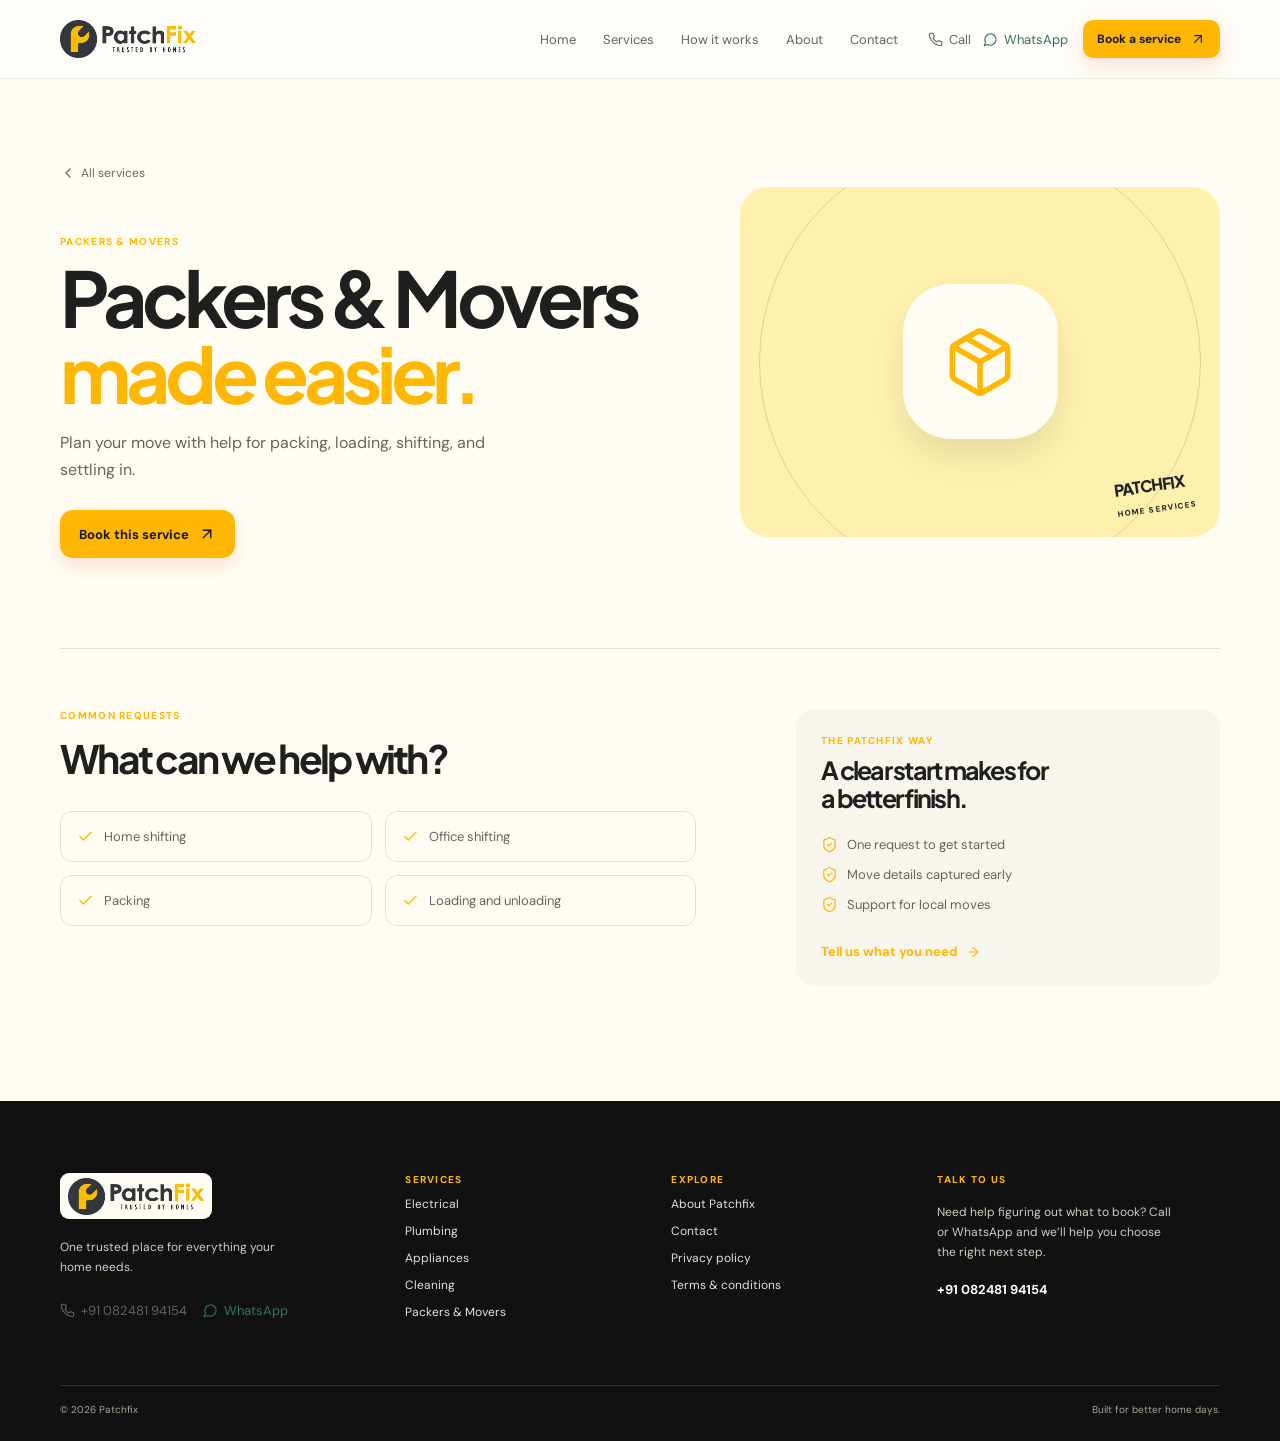
<file: service-packers-movers.html>
<!DOCTYPE html>
<html lang="en">
<head>
<meta charset="UTF-8">
<meta name="viewport" content="width=device-width, initial-scale=1">
<title>Packers & Movers · Patchfix Home Services</title>
<meta name="description" content="Plan your move with help for packing, loading, shifting, and settling in.">
<link rel="icon" type="image/png" href="images/favicon.png">
<link rel="preconnect" href="https://fonts.googleapis.com">
<link rel="preconnect" href="https://fonts.gstatic.com" crossorigin>
<link rel="stylesheet" href="css/style.css">
</head>
<body>
<header class="site-header">
  <div class="container nav-inner">
    <a href="index.html" class="brand" aria-label="Patchfix home"><img src="images/patchfix-logo.png" alt="PatchFix — trusted by homes"></a>
    <nav class="public-nav" id="public-nav" aria-label="Primary">
      <a href="index.html">Home</a>
      <a href="index.html#services">Services</a>
      <a href="index.html#how-it-works">How it works</a>
      <a href="about.html">About</a>
      <a href="contact.html">Contact</a>
    </nav>
    <div class="nav-actions">
      <div class="phone-actions phone-actions-compact">
        <a href="tel:+9108248194154" class="text-link"><svg class="icon " width="15" height="15" viewBox="0 0 24 24" fill="none" stroke="currentColor" stroke-width="1.8" stroke-linecap="round" stroke-linejoin="round" aria-hidden="true"><path d="M22 16.92v3a2 2 0 0 1-2.18 2 19.79 19.79 0 0 1-8.63-3.07 19.5 19.5 0 0 1-6-6 19.79 19.79 0 0 1-3.07-8.67A2 2 0 0 1 4.11 2h3a2 2 0 0 1 2 1.72 12.84 12.84 0 0 0 .7 2.81 2 2 0 0 1-.45 2.11L8.09 9.91a16 16 0 0 0 6 6l1.27-1.27a2 2 0 0 1 2.11-.45 12.84 12.84 0 0 0 2.81.7A2 2 0 0 1 22 16.92z"/></svg> Call</a>
        <a href="https://wa.me/9108248194154?text=Hi%20Patchfix%2C%20I%20need%20a%20home%20service." target="_blank" rel="noreferrer" class="whatsapp-link"><svg class="icon " width="15" height="15" viewBox="0 0 24 24" fill="none" stroke="currentColor" stroke-width="1.8" stroke-linecap="round" stroke-linejoin="round" aria-hidden="true"><path d="M7.9 20A9 9 0 1 0 4 16.1L2 22Z"/></svg> WhatsApp</a>
      </div>
      <a href="book.html" class="button button-primary button-small">Book a service <svg class="icon " width="16" height="16" viewBox="0 0 24 24" fill="none" stroke="currentColor" stroke-width="1.8" stroke-linecap="round" stroke-linejoin="round" aria-hidden="true"><path d="M7 7h10v10"/><path d="M7 17 17 7"/></svg></a>
    </div>
    <button class="mobile-menu-button" id="menu-btn" aria-label="Toggle menu"><svg class="icon " width="22" height="22" viewBox="0 0 24 24" fill="none" stroke="currentColor" stroke-width="1.8" stroke-linecap="round" stroke-linejoin="round" aria-hidden="true"><line x1="4" x2="20" y1="12" y2="12"/><line x1="4" x2="20" y1="6" y2="6"/><line x1="4" x2="20" y1="18" y2="18"/></svg></button>
  </div>
</header>
<main class="page-main">
<div class="container detail-hero"><div>
  <a href="index.html" class="back-link"><svg class="icon " width="16" height="16" viewBox="0 0 24 24" fill="none" stroke="currentColor" stroke-width="1.8" stroke-linecap="round" stroke-linejoin="round" aria-hidden="true"><path d="m15 18-6-6 6-6"/></svg> All services</a>
  <p class="kicker">Packers & Movers</p>
  <h1>Packers & Movers<br><em>made easier.</em></h1>
  <p class="detail-lede">Plan your move with help for packing, loading, shifting, and settling in.</p>
  <a href="book.html?service=packers-movers" class="button button-primary">Book this service <svg class="icon " width="18" height="18" viewBox="0 0 24 24" fill="none" stroke="currentColor" stroke-width="1.8" stroke-linecap="round" stroke-linejoin="round" aria-hidden="true"><path d="M7 7h10v10"/><path d="M7 17 17 7"/></svg></a>
</div>
<div class="detail-art"><div class="detail-icon"><svg class="icon " width="74" height="74" viewBox="0 0 24 24" fill="none" stroke="currentColor" stroke-width="1.8" stroke-linecap="round" stroke-linejoin="round" aria-hidden="true"><path d="m7.5 4.27 9 5.15"/><path d="M21 8a2 2 0 0 0-1-1.73l-7-4a2 2 0 0 0-2 0l-7 4A2 2 0 0 0 3 8v8a2 2 0 0 0 1 1.73l7 4a2 2 0 0 0 2 0l7-4A2 2 0 0 0 21 16Z"/><path d="m3.3 7 8.7 5 8.7-5"/><path d="M12 22V12"/></svg></div><div class="detail-art-label">PATCHFIX<br><span>HOME SERVICES</span></div></div></div>
<div class="container detail-content">
  <div><p class="kicker">Common requests</p><h2>What can we help with?</h2><div class="detail-list"><div><svg class="icon " width="17" height="17" viewBox="0 0 24 24" fill="none" stroke="currentColor" stroke-width="1.8" stroke-linecap="round" stroke-linejoin="round" aria-hidden="true"><path d="M20 6 9 17l-5-5"/></svg>Home shifting</div><div><svg class="icon " width="17" height="17" viewBox="0 0 24 24" fill="none" stroke="currentColor" stroke-width="1.8" stroke-linecap="round" stroke-linejoin="round" aria-hidden="true"><path d="M20 6 9 17l-5-5"/></svg>Office shifting</div><div><svg class="icon " width="17" height="17" viewBox="0 0 24 24" fill="none" stroke="currentColor" stroke-width="1.8" stroke-linecap="round" stroke-linejoin="round" aria-hidden="true"><path d="M20 6 9 17l-5-5"/></svg>Packing</div><div><svg class="icon " width="17" height="17" viewBox="0 0 24 24" fill="none" stroke="currentColor" stroke-width="1.8" stroke-linecap="round" stroke-linejoin="round" aria-hidden="true"><path d="M20 6 9 17l-5-5"/></svg>Loading and unloading</div></div></div>
  <div class="detail-side"><p class="kicker">The Patchfix way</p><h3>A clear start makes for a better finish.</h3><p class="benefit"><svg class="icon " width="17" height="17" viewBox="0 0 24 24" fill="none" stroke="currentColor" stroke-width="1.8" stroke-linecap="round" stroke-linejoin="round" aria-hidden="true"><path d="M20 13c0 5-3.5 7.5-7.66 8.95a1 1 0 0 1-.67-.01C7.5 20.5 4 18 4 13V6a1 1 0 0 1 1-1c2 0 4.5-1.2 6.24-2.72a1.17 1.17 0 0 1 1.52 0C14.51 3.81 17 5 19 5a1 1 0 0 1 1 1z"/><path d="m9 12 2 2 4-4"/></svg>One request to get started</p><p class="benefit"><svg class="icon " width="17" height="17" viewBox="0 0 24 24" fill="none" stroke="currentColor" stroke-width="1.8" stroke-linecap="round" stroke-linejoin="round" aria-hidden="true"><path d="M20 13c0 5-3.5 7.5-7.66 8.95a1 1 0 0 1-.67-.01C7.5 20.5 4 18 4 13V6a1 1 0 0 1 1-1c2 0 4.5-1.2 6.24-2.72a1.17 1.17 0 0 1 1.52 0C14.51 3.81 17 5 19 5a1 1 0 0 1 1 1z"/><path d="m9 12 2 2 4-4"/></svg>Move details captured early</p><p class="benefit"><svg class="icon " width="17" height="17" viewBox="0 0 24 24" fill="none" stroke="currentColor" stroke-width="1.8" stroke-linecap="round" stroke-linejoin="round" aria-hidden="true"><path d="M20 13c0 5-3.5 7.5-7.66 8.95a1 1 0 0 1-.67-.01C7.5 20.5 4 18 4 13V6a1 1 0 0 1 1-1c2 0 4.5-1.2 6.24-2.72a1.17 1.17 0 0 1 1.52 0C14.51 3.81 17 5 19 5a1 1 0 0 1 1 1z"/><path d="m9 12 2 2 4-4"/></svg>Support for local moves</p>
  <a href="book.html?service=packers-movers" class="text-arrow">Tell us what you need <svg class="icon " width="16" height="16" viewBox="0 0 24 24" fill="none" stroke="currentColor" stroke-width="1.8" stroke-linecap="round" stroke-linejoin="round" aria-hidden="true"><path d="M5 12h14"/><path d="m12 5 7 7-7 7"/></svg></a></div>
</div></main>
<footer class="site-footer">
  <div class="container footer-grid">
    <div>
      <a href="index.html" class="brand" aria-label="Patchfix home"><img src="images/patchfix-logo.png" alt="PatchFix"></a>
      <p class="footer-copy">One trusted place for everything your home needs.</p>
      <div class="phone-actions">
        <a href="tel:+9108248194154" class="text-link"><svg class="icon " width="15" height="15" viewBox="0 0 24 24" fill="none" stroke="currentColor" stroke-width="1.8" stroke-linecap="round" stroke-linejoin="round" aria-hidden="true"><path d="M22 16.92v3a2 2 0 0 1-2.18 2 19.79 19.79 0 0 1-8.63-3.07 19.5 19.5 0 0 1-6-6 19.79 19.79 0 0 1-3.07-8.67A2 2 0 0 1 4.11 2h3a2 2 0 0 1 2 1.72 12.84 12.84 0 0 0 .7 2.81 2 2 0 0 1-.45 2.11L8.09 9.91a16 16 0 0 0 6 6l1.27-1.27a2 2 0 0 1 2.11-.45 12.84 12.84 0 0 0 2.81.7A2 2 0 0 1 22 16.92z"/></svg> +91 082481 94154</a>
        <a href="https://wa.me/9108248194154?text=Hi%20Patchfix%2C%20I%20need%20a%20home%20service." target="_blank" rel="noreferrer" class="whatsapp-link"><svg class="icon " width="15" height="15" viewBox="0 0 24 24" fill="none" stroke="currentColor" stroke-width="1.8" stroke-linecap="round" stroke-linejoin="round" aria-hidden="true"><path d="M7.9 20A9 9 0 1 0 4 16.1L2 22Z"/></svg> WhatsApp</a>
      </div>
    </div>
    <div><p class="footer-heading">Services</p><div class="footer-links"><a href="service-electrical.html">Electrical</a><a href="service-plumbing.html">Plumbing</a><a href="service-appliances.html">Appliances</a><a href="service-cleaning.html">Cleaning</a><a href="service-packers-movers.html">Packers & Movers</a></div></div>
    <div><p class="footer-heading">Explore</p><div class="footer-links">
      <a href="about.html">About Patchfix</a><a href="contact.html">Contact</a>
      <a href="privacy-policy.html">Privacy policy</a><a href="terms-and-conditions.html">Terms &amp; conditions</a></div></div>
    <div><p class="footer-heading">Talk to us</p>
      <p class="footer-note">Need help figuring out what to book? Call or WhatsApp and we’ll help you choose the right next step.</p>
      <a href="tel:+9108248194154" class="footer-phone">+91 082481 94154</a></div>
  </div>
  <div class="container footer-bottom"><span>© <span id="year">2026</span> Patchfix</span><span>Built for better home days.</span></div>
</footer>
<div class="mobile-cta">
  <a href="book.html">Book service</a>
  <a href="tel:+9108248194154"><svg class="icon " width="15" height="15" viewBox="0 0 24 24" fill="none" stroke="currentColor" stroke-width="1.8" stroke-linecap="round" stroke-linejoin="round" aria-hidden="true"><path d="M22 16.92v3a2 2 0 0 1-2.18 2 19.79 19.79 0 0 1-8.63-3.07 19.5 19.5 0 0 1-6-6 19.79 19.79 0 0 1-3.07-8.67A2 2 0 0 1 4.11 2h3a2 2 0 0 1 2 1.72 12.84 12.84 0 0 0 .7 2.81 2 2 0 0 1-.45 2.11L8.09 9.91a16 16 0 0 0 6 6l1.27-1.27a2 2 0 0 1 2.11-.45 12.84 12.84 0 0 0 2.81.7A2 2 0 0 1 22 16.92z"/></svg> Call</a>
  <a href="https://wa.me/9108248194154?text=Hi%20Patchfix%2C%20I%20need%20a%20home%20service." target="_blank" rel="noreferrer"><svg class="icon " width="15" height="15" viewBox="0 0 24 24" fill="none" stroke="currentColor" stroke-width="1.8" stroke-linecap="round" stroke-linejoin="round" aria-hidden="true"><path d="M7.9 20A9 9 0 1 0 4 16.1L2 22Z"/></svg> WhatsApp</a>
</div>
<script src="js/main.js"></script>

</body>
</html>
</file>
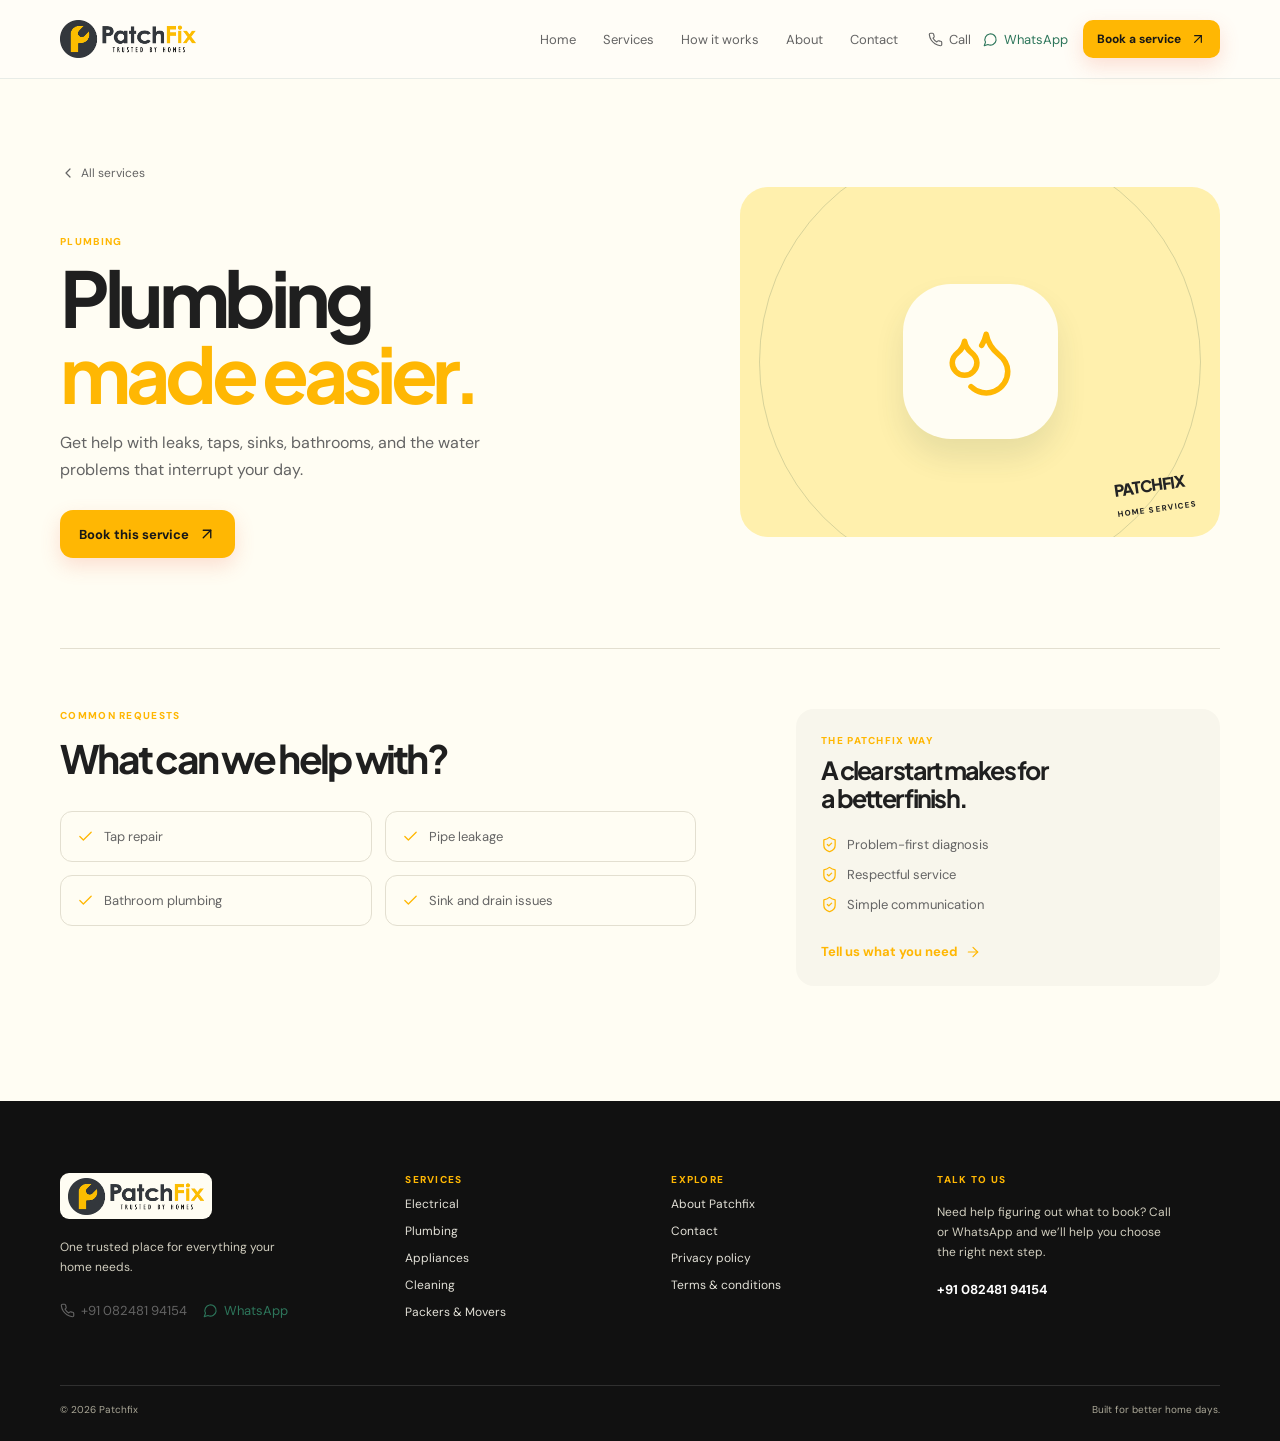
<file: service-plumbing.html>
<!DOCTYPE html>
<html lang="en">
<head>
<meta charset="UTF-8">
<meta name="viewport" content="width=device-width, initial-scale=1">
<title>Plumbing · Patchfix Home Services</title>
<meta name="description" content="Get help with leaks, taps, sinks, bathrooms, and the water problems that interrupt your day.">
<link rel="icon" type="image/png" href="images/favicon.png">
<link rel="preconnect" href="https://fonts.googleapis.com">
<link rel="preconnect" href="https://fonts.gstatic.com" crossorigin>
<link rel="stylesheet" href="css/style.css">
</head>
<body>
<header class="site-header">
  <div class="container nav-inner">
    <a href="index.html" class="brand" aria-label="Patchfix home"><img src="images/patchfix-logo.png" alt="PatchFix — trusted by homes"></a>
    <nav class="public-nav" id="public-nav" aria-label="Primary">
      <a href="index.html">Home</a>
      <a href="index.html#services">Services</a>
      <a href="index.html#how-it-works">How it works</a>
      <a href="about.html">About</a>
      <a href="contact.html">Contact</a>
    </nav>
    <div class="nav-actions">
      <div class="phone-actions phone-actions-compact">
        <a href="tel:+9108248194154" class="text-link"><svg class="icon " width="15" height="15" viewBox="0 0 24 24" fill="none" stroke="currentColor" stroke-width="1.8" stroke-linecap="round" stroke-linejoin="round" aria-hidden="true"><path d="M22 16.92v3a2 2 0 0 1-2.18 2 19.79 19.79 0 0 1-8.63-3.07 19.5 19.5 0 0 1-6-6 19.79 19.79 0 0 1-3.07-8.67A2 2 0 0 1 4.11 2h3a2 2 0 0 1 2 1.72 12.84 12.84 0 0 0 .7 2.81 2 2 0 0 1-.45 2.11L8.09 9.91a16 16 0 0 0 6 6l1.27-1.27a2 2 0 0 1 2.11-.45 12.84 12.84 0 0 0 2.81.7A2 2 0 0 1 22 16.92z"/></svg> Call</a>
        <a href="https://wa.me/9108248194154?text=Hi%20Patchfix%2C%20I%20need%20a%20home%20service." target="_blank" rel="noreferrer" class="whatsapp-link"><svg class="icon " width="15" height="15" viewBox="0 0 24 24" fill="none" stroke="currentColor" stroke-width="1.8" stroke-linecap="round" stroke-linejoin="round" aria-hidden="true"><path d="M7.9 20A9 9 0 1 0 4 16.1L2 22Z"/></svg> WhatsApp</a>
      </div>
      <a href="book.html" class="button button-primary button-small">Book a service <svg class="icon " width="16" height="16" viewBox="0 0 24 24" fill="none" stroke="currentColor" stroke-width="1.8" stroke-linecap="round" stroke-linejoin="round" aria-hidden="true"><path d="M7 7h10v10"/><path d="M7 17 17 7"/></svg></a>
    </div>
    <button class="mobile-menu-button" id="menu-btn" aria-label="Toggle menu"><svg class="icon " width="22" height="22" viewBox="0 0 24 24" fill="none" stroke="currentColor" stroke-width="1.8" stroke-linecap="round" stroke-linejoin="round" aria-hidden="true"><line x1="4" x2="20" y1="12" y2="12"/><line x1="4" x2="20" y1="6" y2="6"/><line x1="4" x2="20" y1="18" y2="18"/></svg></button>
  </div>
</header>
<main class="page-main">
<div class="container detail-hero"><div>
  <a href="index.html" class="back-link"><svg class="icon " width="16" height="16" viewBox="0 0 24 24" fill="none" stroke="currentColor" stroke-width="1.8" stroke-linecap="round" stroke-linejoin="round" aria-hidden="true"><path d="m15 18-6-6 6-6"/></svg> All services</a>
  <p class="kicker">Plumbing</p>
  <h1>Plumbing<br><em>made easier.</em></h1>
  <p class="detail-lede">Get help with leaks, taps, sinks, bathrooms, and the water problems that interrupt your day.</p>
  <a href="book.html?service=plumbing" class="button button-primary">Book this service <svg class="icon " width="18" height="18" viewBox="0 0 24 24" fill="none" stroke="currentColor" stroke-width="1.8" stroke-linecap="round" stroke-linejoin="round" aria-hidden="true"><path d="M7 7h10v10"/><path d="M7 17 17 7"/></svg></a>
</div>
<div class="detail-art"><div class="detail-icon"><svg class="icon " width="74" height="74" viewBox="0 0 24 24" fill="none" stroke="currentColor" stroke-width="1.8" stroke-linecap="round" stroke-linejoin="round" aria-hidden="true"><path d="M7 16.3c2.2 0 4-1.83 4-4.05 0-1.16-.57-2.26-1.71-3.19S7.29 6.75 7 5.3c-.29 1.45-1.14 2.84-2.29 3.76S3 11.1 3 12.25c0 2.22 1.8 4.05 4 4.05z"/><path d="M12.56 6.6A10.97 10.97 0 0 0 14 3.02c.5 2.5 2 4.9 4 6.5s3 3.5 3 5.5a6.98 6.98 0 0 1-11.91 4.97"/></svg></div><div class="detail-art-label">PATCHFIX<br><span>HOME SERVICES</span></div></div></div>
<div class="container detail-content">
  <div><p class="kicker">Common requests</p><h2>What can we help with?</h2><div class="detail-list"><div><svg class="icon " width="17" height="17" viewBox="0 0 24 24" fill="none" stroke="currentColor" stroke-width="1.8" stroke-linecap="round" stroke-linejoin="round" aria-hidden="true"><path d="M20 6 9 17l-5-5"/></svg>Tap repair</div><div><svg class="icon " width="17" height="17" viewBox="0 0 24 24" fill="none" stroke="currentColor" stroke-width="1.8" stroke-linecap="round" stroke-linejoin="round" aria-hidden="true"><path d="M20 6 9 17l-5-5"/></svg>Pipe leakage</div><div><svg class="icon " width="17" height="17" viewBox="0 0 24 24" fill="none" stroke="currentColor" stroke-width="1.8" stroke-linecap="round" stroke-linejoin="round" aria-hidden="true"><path d="M20 6 9 17l-5-5"/></svg>Bathroom plumbing</div><div><svg class="icon " width="17" height="17" viewBox="0 0 24 24" fill="none" stroke="currentColor" stroke-width="1.8" stroke-linecap="round" stroke-linejoin="round" aria-hidden="true"><path d="M20 6 9 17l-5-5"/></svg>Sink and drain issues</div></div></div>
  <div class="detail-side"><p class="kicker">The Patchfix way</p><h3>A clear start makes for a better finish.</h3><p class="benefit"><svg class="icon " width="17" height="17" viewBox="0 0 24 24" fill="none" stroke="currentColor" stroke-width="1.8" stroke-linecap="round" stroke-linejoin="round" aria-hidden="true"><path d="M20 13c0 5-3.5 7.5-7.66 8.95a1 1 0 0 1-.67-.01C7.5 20.5 4 18 4 13V6a1 1 0 0 1 1-1c2 0 4.5-1.2 6.24-2.72a1.17 1.17 0 0 1 1.52 0C14.51 3.81 17 5 19 5a1 1 0 0 1 1 1z"/><path d="m9 12 2 2 4-4"/></svg>Problem-first diagnosis</p><p class="benefit"><svg class="icon " width="17" height="17" viewBox="0 0 24 24" fill="none" stroke="currentColor" stroke-width="1.8" stroke-linecap="round" stroke-linejoin="round" aria-hidden="true"><path d="M20 13c0 5-3.5 7.5-7.66 8.95a1 1 0 0 1-.67-.01C7.5 20.5 4 18 4 13V6a1 1 0 0 1 1-1c2 0 4.5-1.2 6.24-2.72a1.17 1.17 0 0 1 1.52 0C14.51 3.81 17 5 19 5a1 1 0 0 1 1 1z"/><path d="m9 12 2 2 4-4"/></svg>Respectful service</p><p class="benefit"><svg class="icon " width="17" height="17" viewBox="0 0 24 24" fill="none" stroke="currentColor" stroke-width="1.8" stroke-linecap="round" stroke-linejoin="round" aria-hidden="true"><path d="M20 13c0 5-3.5 7.5-7.66 8.95a1 1 0 0 1-.67-.01C7.5 20.5 4 18 4 13V6a1 1 0 0 1 1-1c2 0 4.5-1.2 6.24-2.72a1.17 1.17 0 0 1 1.52 0C14.51 3.81 17 5 19 5a1 1 0 0 1 1 1z"/><path d="m9 12 2 2 4-4"/></svg>Simple communication</p>
  <a href="book.html?service=plumbing" class="text-arrow">Tell us what you need <svg class="icon " width="16" height="16" viewBox="0 0 24 24" fill="none" stroke="currentColor" stroke-width="1.8" stroke-linecap="round" stroke-linejoin="round" aria-hidden="true"><path d="M5 12h14"/><path d="m12 5 7 7-7 7"/></svg></a></div>
</div></main>
<footer class="site-footer">
  <div class="container footer-grid">
    <div>
      <a href="index.html" class="brand" aria-label="Patchfix home"><img src="images/patchfix-logo.png" alt="PatchFix"></a>
      <p class="footer-copy">One trusted place for everything your home needs.</p>
      <div class="phone-actions">
        <a href="tel:+9108248194154" class="text-link"><svg class="icon " width="15" height="15" viewBox="0 0 24 24" fill="none" stroke="currentColor" stroke-width="1.8" stroke-linecap="round" stroke-linejoin="round" aria-hidden="true"><path d="M22 16.92v3a2 2 0 0 1-2.18 2 19.79 19.79 0 0 1-8.63-3.07 19.5 19.5 0 0 1-6-6 19.79 19.79 0 0 1-3.07-8.67A2 2 0 0 1 4.11 2h3a2 2 0 0 1 2 1.72 12.84 12.84 0 0 0 .7 2.81 2 2 0 0 1-.45 2.11L8.09 9.91a16 16 0 0 0 6 6l1.27-1.27a2 2 0 0 1 2.11-.45 12.84 12.84 0 0 0 2.81.7A2 2 0 0 1 22 16.92z"/></svg> +91 082481 94154</a>
        <a href="https://wa.me/9108248194154?text=Hi%20Patchfix%2C%20I%20need%20a%20home%20service." target="_blank" rel="noreferrer" class="whatsapp-link"><svg class="icon " width="15" height="15" viewBox="0 0 24 24" fill="none" stroke="currentColor" stroke-width="1.8" stroke-linecap="round" stroke-linejoin="round" aria-hidden="true"><path d="M7.9 20A9 9 0 1 0 4 16.1L2 22Z"/></svg> WhatsApp</a>
      </div>
    </div>
    <div><p class="footer-heading">Services</p><div class="footer-links"><a href="service-electrical.html">Electrical</a><a href="service-plumbing.html">Plumbing</a><a href="service-appliances.html">Appliances</a><a href="service-cleaning.html">Cleaning</a><a href="service-packers-movers.html">Packers & Movers</a></div></div>
    <div><p class="footer-heading">Explore</p><div class="footer-links">
      <a href="about.html">About Patchfix</a><a href="contact.html">Contact</a>
      <a href="privacy-policy.html">Privacy policy</a><a href="terms-and-conditions.html">Terms &amp; conditions</a></div></div>
    <div><p class="footer-heading">Talk to us</p>
      <p class="footer-note">Need help figuring out what to book? Call or WhatsApp and we’ll help you choose the right next step.</p>
      <a href="tel:+9108248194154" class="footer-phone">+91 082481 94154</a></div>
  </div>
  <div class="container footer-bottom"><span>© <span id="year">2026</span> Patchfix</span><span>Built for better home days.</span></div>
</footer>
<div class="mobile-cta">
  <a href="book.html">Book service</a>
  <a href="tel:+9108248194154"><svg class="icon " width="15" height="15" viewBox="0 0 24 24" fill="none" stroke="currentColor" stroke-width="1.8" stroke-linecap="round" stroke-linejoin="round" aria-hidden="true"><path d="M22 16.92v3a2 2 0 0 1-2.18 2 19.79 19.79 0 0 1-8.63-3.07 19.5 19.5 0 0 1-6-6 19.79 19.79 0 0 1-3.07-8.67A2 2 0 0 1 4.11 2h3a2 2 0 0 1 2 1.72 12.84 12.84 0 0 0 .7 2.81 2 2 0 0 1-.45 2.11L8.09 9.91a16 16 0 0 0 6 6l1.27-1.27a2 2 0 0 1 2.11-.45 12.84 12.84 0 0 0 2.81.7A2 2 0 0 1 22 16.92z"/></svg> Call</a>
  <a href="https://wa.me/9108248194154?text=Hi%20Patchfix%2C%20I%20need%20a%20home%20service." target="_blank" rel="noreferrer"><svg class="icon " width="15" height="15" viewBox="0 0 24 24" fill="none" stroke="currentColor" stroke-width="1.8" stroke-linecap="round" stroke-linejoin="round" aria-hidden="true"><path d="M7.9 20A9 9 0 1 0 4 16.1L2 22Z"/></svg> WhatsApp</a>
</div>
<script src="js/main.js"></script>

</body>
</html>
</file>
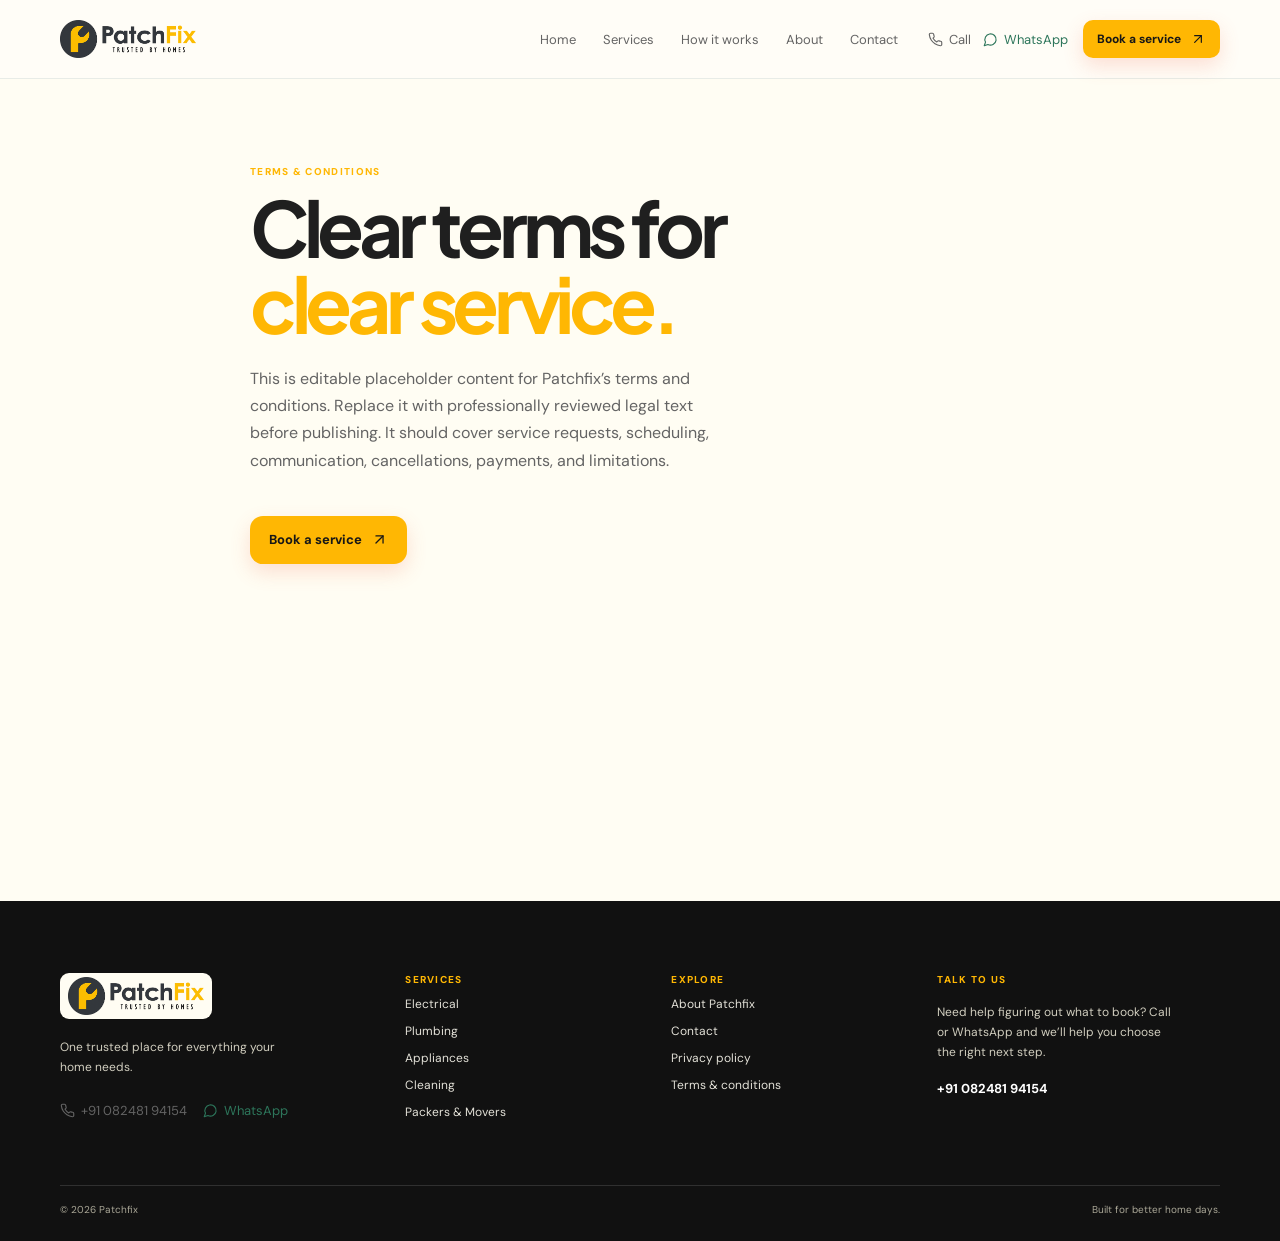
<file: terms-and-conditions.html>
<!DOCTYPE html>
<html lang="en">
<head>
<meta charset="UTF-8">
<meta name="viewport" content="width=device-width, initial-scale=1">
<title>Terms &amp; conditions · Patchfix</title>
<meta name="description" content="Reliable home services for electrical, plumbing, appliances, cleaning and packers & movers.">
<link rel="icon" type="image/png" href="images/favicon.png">
<link rel="preconnect" href="https://fonts.googleapis.com">
<link rel="preconnect" href="https://fonts.gstatic.com" crossorigin>
<link rel="stylesheet" href="css/style.css">
</head>
<body>
<header class="site-header">
  <div class="container nav-inner">
    <a href="index.html" class="brand" aria-label="Patchfix home"><img src="images/patchfix-logo.png" alt="PatchFix — trusted by homes"></a>
    <nav class="public-nav" id="public-nav" aria-label="Primary">
      <a href="index.html">Home</a>
      <a href="index.html#services">Services</a>
      <a href="index.html#how-it-works">How it works</a>
      <a href="about.html">About</a>
      <a href="contact.html">Contact</a>
    </nav>
    <div class="nav-actions">
      <div class="phone-actions phone-actions-compact">
        <a href="tel:+9108248194154" class="text-link"><svg class="icon " width="15" height="15" viewBox="0 0 24 24" fill="none" stroke="currentColor" stroke-width="1.8" stroke-linecap="round" stroke-linejoin="round" aria-hidden="true"><path d="M22 16.92v3a2 2 0 0 1-2.18 2 19.79 19.79 0 0 1-8.63-3.07 19.5 19.5 0 0 1-6-6 19.79 19.79 0 0 1-3.07-8.67A2 2 0 0 1 4.11 2h3a2 2 0 0 1 2 1.72 12.84 12.84 0 0 0 .7 2.81 2 2 0 0 1-.45 2.11L8.09 9.91a16 16 0 0 0 6 6l1.27-1.27a2 2 0 0 1 2.11-.45 12.84 12.84 0 0 0 2.81.7A2 2 0 0 1 22 16.92z"/></svg> Call</a>
        <a href="https://wa.me/9108248194154?text=Hi%20Patchfix%2C%20I%20need%20a%20home%20service." target="_blank" rel="noreferrer" class="whatsapp-link"><svg class="icon " width="15" height="15" viewBox="0 0 24 24" fill="none" stroke="currentColor" stroke-width="1.8" stroke-linecap="round" stroke-linejoin="round" aria-hidden="true"><path d="M7.9 20A9 9 0 1 0 4 16.1L2 22Z"/></svg> WhatsApp</a>
      </div>
      <a href="book.html" class="button button-primary button-small">Book a service <svg class="icon " width="16" height="16" viewBox="0 0 24 24" fill="none" stroke="currentColor" stroke-width="1.8" stroke-linecap="round" stroke-linejoin="round" aria-hidden="true"><path d="M7 7h10v10"/><path d="M7 17 17 7"/></svg></a>
    </div>
    <button class="mobile-menu-button" id="menu-btn" aria-label="Toggle menu"><svg class="icon " width="22" height="22" viewBox="0 0 24 24" fill="none" stroke="currentColor" stroke-width="1.8" stroke-linecap="round" stroke-linejoin="round" aria-hidden="true"><line x1="4" x2="20" y1="12" y2="12"/><line x1="4" x2="20" y1="6" y2="6"/><line x1="4" x2="20" y1="18" y2="18"/></svg></button>
  </div>
</header>
<main class="page-main simple-page"><div class="container narrow-copy"><p class="kicker">Terms &amp; conditions</p><h1>Clear terms for<br><em>clear service.</em></h1><p class="detail-lede">This is editable placeholder content for Patchfix’s terms and conditions. Replace it with professionally reviewed legal text before publishing. It should cover service requests, scheduling, communication, cancellations, payments, and limitations.</p><a href="book.html" class="button button-primary">Book a service <svg class="icon " width="17" height="17" viewBox="0 0 24 24" fill="none" stroke="currentColor" stroke-width="1.8" stroke-linecap="round" stroke-linejoin="round" aria-hidden="true"><path d="M7 7h10v10"/><path d="M7 17 17 7"/></svg></a></div></main>
<footer class="site-footer">
  <div class="container footer-grid">
    <div>
      <a href="index.html" class="brand" aria-label="Patchfix home"><img src="images/patchfix-logo.png" alt="PatchFix"></a>
      <p class="footer-copy">One trusted place for everything your home needs.</p>
      <div class="phone-actions">
        <a href="tel:+9108248194154" class="text-link"><svg class="icon " width="15" height="15" viewBox="0 0 24 24" fill="none" stroke="currentColor" stroke-width="1.8" stroke-linecap="round" stroke-linejoin="round" aria-hidden="true"><path d="M22 16.92v3a2 2 0 0 1-2.18 2 19.79 19.79 0 0 1-8.63-3.07 19.5 19.5 0 0 1-6-6 19.79 19.79 0 0 1-3.07-8.67A2 2 0 0 1 4.11 2h3a2 2 0 0 1 2 1.72 12.84 12.84 0 0 0 .7 2.81 2 2 0 0 1-.45 2.11L8.09 9.91a16 16 0 0 0 6 6l1.27-1.27a2 2 0 0 1 2.11-.45 12.84 12.84 0 0 0 2.81.7A2 2 0 0 1 22 16.92z"/></svg> +91 082481 94154</a>
        <a href="https://wa.me/9108248194154?text=Hi%20Patchfix%2C%20I%20need%20a%20home%20service." target="_blank" rel="noreferrer" class="whatsapp-link"><svg class="icon " width="15" height="15" viewBox="0 0 24 24" fill="none" stroke="currentColor" stroke-width="1.8" stroke-linecap="round" stroke-linejoin="round" aria-hidden="true"><path d="M7.9 20A9 9 0 1 0 4 16.1L2 22Z"/></svg> WhatsApp</a>
      </div>
    </div>
    <div><p class="footer-heading">Services</p><div class="footer-links"><a href="service-electrical.html">Electrical</a><a href="service-plumbing.html">Plumbing</a><a href="service-appliances.html">Appliances</a><a href="service-cleaning.html">Cleaning</a><a href="service-packers-movers.html">Packers & Movers</a></div></div>
    <div><p class="footer-heading">Explore</p><div class="footer-links">
      <a href="about.html">About Patchfix</a><a href="contact.html">Contact</a>
      <a href="privacy-policy.html">Privacy policy</a><a href="terms-and-conditions.html">Terms &amp; conditions</a></div></div>
    <div><p class="footer-heading">Talk to us</p>
      <p class="footer-note">Need help figuring out what to book? Call or WhatsApp and we’ll help you choose the right next step.</p>
      <a href="tel:+9108248194154" class="footer-phone">+91 082481 94154</a></div>
  </div>
  <div class="container footer-bottom"><span>© <span id="year">2026</span> Patchfix</span><span>Built for better home days.</span></div>
</footer>
<div class="mobile-cta">
  <a href="book.html">Book service</a>
  <a href="tel:+9108248194154"><svg class="icon " width="15" height="15" viewBox="0 0 24 24" fill="none" stroke="currentColor" stroke-width="1.8" stroke-linecap="round" stroke-linejoin="round" aria-hidden="true"><path d="M22 16.92v3a2 2 0 0 1-2.18 2 19.79 19.79 0 0 1-8.63-3.07 19.5 19.5 0 0 1-6-6 19.79 19.79 0 0 1-3.07-8.67A2 2 0 0 1 4.11 2h3a2 2 0 0 1 2 1.72 12.84 12.84 0 0 0 .7 2.81 2 2 0 0 1-.45 2.11L8.09 9.91a16 16 0 0 0 6 6l1.27-1.27a2 2 0 0 1 2.11-.45 12.84 12.84 0 0 0 2.81.7A2 2 0 0 1 22 16.92z"/></svg> Call</a>
  <a href="https://wa.me/9108248194154?text=Hi%20Patchfix%2C%20I%20need%20a%20home%20service." target="_blank" rel="noreferrer"><svg class="icon " width="15" height="15" viewBox="0 0 24 24" fill="none" stroke="currentColor" stroke-width="1.8" stroke-linecap="round" stroke-linejoin="round" aria-hidden="true"><path d="M7.9 20A9 9 0 1 0 4 16.1L2 22Z"/></svg> WhatsApp</a>
</div>
<script src="js/main.js"></script>

</body>
</html>
</file>
<file: css/style.css>
@import url('https://fonts.googleapis.com/css2?family=DM+Sans:wght@400;500;600;700&family=Plus+Jakarta+Sans:wght@500;600;700;800&display=swap');

:root {
  --ink: #1f1f1f;
  --muted: #646464;
  --line: #e3dfd0;
  --cream: #fffdf3;
  --paper: #f8f6ec;
  --sage: #fff0ad;
  --forest: #242424;
  --forest-deep: #111111;
  --coral: #ffb703;
  --coral-dark: #df9f00;
  --sun: #ffb703;
  --white: #ffffff;
  --font-sans: 'DM Sans', sans-serif;
  --font-display: 'Plus Jakarta Sans', sans-serif;
  font-family: var(--font-sans);
  color: var(--ink);
  background: var(--cream);
  font-synthesis: none;
  text-rendering: optimizeLegibility;
}

* { box-sizing: border-box; }
html { scroll-behavior: smooth; }
body { margin: 0; min-width: 320px; background: var(--cream); color: var(--ink); }
a { color: inherit; text-decoration: none; }
button, input, textarea, select { font: inherit; }
button { cursor: pointer; }
button:disabled { cursor: not-allowed; opacity: .55; }

.container { width: min(1160px, calc(100% - 48px)); margin: 0 auto; }
.site-header { position: relative; z-index: 20; background: rgba(255,253,248,.88); backdrop-filter: blur(14px); border-bottom: 1px solid rgba(223,230,225,.7); }
.nav-inner { min-height: 78px; display: flex; align-items: center; justify-content: space-between; gap: 30px; }
.brand { display: inline-flex; align-items: center; gap: 9px; font-family: var(--font-display); font-weight: 800; font-size: 20px; letter-spacing: -.06em; }
.brand img { display: block; width: 136px; height: 38px; object-fit: contain; }
.brand-mark { width: 25px; height: 25px; display: grid; place-items: center; background: var(--coral); border-radius: 8px 8px 8px 2px; transform: rotate(-6deg); }
.brand-dot { display: block; width: 8px; height: 8px; border-radius: 50%; background: var(--cream); }
.public-nav { display: flex; align-items: center; gap: 27px; margin-left: auto; font-size: 13px; color: var(--muted); }
.public-nav a, .footer-links a { transition: color .2s ease; }
.public-nav a:hover, .footer-links a:hover, .text-link:hover { color: var(--coral); }
.nav-actions, .phone-actions, .hero-actions, .cta-actions { display: flex; align-items: center; gap: 12px; }
.phone-actions { margin-top: 24px; gap: 16px; flex-wrap: wrap; }
.phone-actions-compact { margin: 0 3px 0 0; gap: 12px; font-size: 12px; }
.text-link, .whatsapp-link { display: inline-flex; align-items: center; gap: 6px; color: var(--muted); font-size: 13px; }
.whatsapp-link { color: #2d765b; }
.button { display: inline-flex; justify-content: center; align-items: center; gap: 9px; min-height: 48px; padding: 0 19px; border: 0; border-radius: 13px; font-weight: 700; font-size: 13px; transition: transform .2s ease, box-shadow .2s ease, background .2s ease; }
.button:hover { transform: translateY(-2px); }
.button-primary { background: var(--coral); color: white; box-shadow: 0 8px 20px rgba(239,105,75,.2); }
.button-primary:hover { background: var(--coral-dark); box-shadow: 0 12px 25px rgba(239,105,75,.28); }
.button-small { min-height: 38px; padding: 0 14px; font-size: 12px; border-radius: 10px; }
.button-quiet { color: var(--ink); background: transparent; border: 1px solid var(--line); }
.button-quiet:hover { background: var(--paper); border-color: #becbc3; }
.button-light { background: var(--cream); color: var(--forest); }
.button-outline-light { border: 1px solid rgba(255,255,255,.35); color: white; }
.button-outline-light:hover { background: rgba(255,255,255,.1); }
.mobile-menu-button { display: none; background: transparent; border: 0; color: var(--ink); }

.hero-section { overflow: hidden; background: var(--cream); }
.hero-grid { min-height: 590px; display: grid; grid-template-columns: 1fr .88fr; align-items: center; gap: 60px; padding: 58px 0 70px; }
.eyebrow, .kicker, .admin-kicker, .admin-top-kicker { text-transform: uppercase; letter-spacing: .13em; font-size: 10px; font-weight: 800; color: var(--coral); }
.eyebrow { display: inline-flex; align-items: center; gap: 8px; }
.eyebrow-dot { width: 7px; height: 7px; border-radius: 50%; background: var(--coral); box-shadow: 0 0 0 5px rgba(239,105,75,.12); }
h1, h2, h3, p { margin-top: 0; }
h1, h2, h3 { font-family: var(--font-display); letter-spacing: -.07em; }
.hero-copy h1 { max-width: 670px; margin: 18px 0; font-size: clamp(58px, 8vw, 100px); line-height: .96; font-weight: 800; }
em { color: var(--coral); font-style: normal; }
.hero-lede { max-width: 410px; color: var(--muted); font-size: 17px; line-height: 1.65; }
.hero-actions { margin-top: 28px; }
.hero-trust { display: flex; align-items: center; gap: 11px; margin-top: 35px; color: var(--muted); font-size: 12px; max-width: 340px; }
.avatar-stack { display: flex; padding-left: 5px; }
.avatar-stack span { display: grid; place-items: center; width: 27px; height: 27px; margin-left: -5px; border: 2px solid var(--cream); border-radius: 50%; color: var(--forest); background: var(--sage); font-size: 9px; font-weight: 800; }
.avatar-stack span:nth-child(2) { background: #f8d6a5; }.avatar-stack span:nth-child(3) { background: #c5d5ef; }
.hero-art { min-height: 455px; position: relative; display: grid; place-items: center; isolation: isolate; }
.hero-sun { position: absolute; z-index: 0; right: 40px; top: 44px; width: 66px; height: 66px; border-radius: 50%; background: var(--sun); opacity: .9; }
.floating-note { position: absolute; z-index: 3; display: flex; align-items: center; gap: 9px; padding: 12px 14px; border: 1px solid rgba(223,230,225,.9); background: rgba(255,255,255,.9); border-radius: 13px; box-shadow: 0 12px 30px rgba(31,39,36,.1); font-size: 11px; font-weight: 700; }
.floating-note svg:first-child { color: var(--coral); }.floating-note svg:last-child { color: #459168; }.note-top { top: 95px; left: 4px; }.note-bottom { bottom: 48px; right: 10px; color: var(--forest); }
.proof-strip { background: var(--forest); color: white; }.proof-inner { min-height: 72px; display: flex; justify-content: space-between; align-items: center; gap: 30px; font-size: 13px; }.proof-items { display: flex; align-items: center; gap: 26px; color: #d5e4da; font-size: 11px; }.proof-items span { display: inline-flex; gap: 7px; align-items: center; }
.section { padding: 105px 0; }.section-heading { display: flex; justify-content: space-between; align-items: end; margin-bottom: 40px; gap: 30px; }.section h2, .process-intro h2, .story-copy h2, .faq-layout h2 { margin: 10px 0 0; font-size: clamp(35px, 4vw, 54px); line-height: 1.05; }.text-arrow { display: inline-flex; align-items: center; gap: 7px; color: var(--coral); font-weight: 700; font-size: 13px; }.text-arrow:hover svg { transform: translateX(4px); }.text-arrow svg { transition: transform .2s ease; }
.service-grid { display: grid; grid-template-columns: repeat(5, 1fr); gap: 12px; }.service-card { min-height: 310px; position: relative; display: flex; flex-direction: column; padding: 20px; border: 1px solid var(--line); border-radius: 20px; background: var(--white); transition: transform .25s ease, box-shadow .25s ease, border .25s ease; }.service-card:hover { transform: translateY(-7px); border-color: #bccdc2; box-shadow: 0 18px 35px rgba(31,39,36,.09); }.service-card-featured { background: var(--forest); color: white; border-color: var(--forest); }.service-icon { display: grid; place-items: center; width: 48px; height: 48px; margin-bottom: 33px; color: var(--coral); background: #fff1eb; border-radius: 14px; }.service-card-featured .service-icon { background: rgba(255,255,255,.12); }.service-card-top { display: flex; justify-content: space-between; color: var(--muted); font-size: 10px; text-transform: uppercase; letter-spacing: .08em; }.service-card-featured .service-card-top { color: #c8ded2; }.service-card h3 { font-size: 21px; margin: 13px 0 7px; letter-spacing: -.05em; }.service-card p { min-height: 66px; margin-bottom: 18px; color: var(--muted); font-size: 12px; line-height: 1.55; }.service-card-featured p { color: #d1e0d7; }.card-link { display: inline-flex; align-items: center; gap: 7px; margin-top: auto; color: var(--coral); font-size: 11px; font-weight: 700; }.service-card-featured .card-link { color: #ffb09a; }
.tinted-section { background: var(--paper); }.process-layout, .story-grid, .faq-layout { display: grid; grid-template-columns: .82fr 1.18fr; gap: 105px; align-items: start; }.process-intro p:not(.kicker) { max-width: 350px; margin: 26px 0; color: var(--muted); line-height: 1.7; }.process-list { border-top: 1px solid var(--line); }.process-step { display: grid; grid-template-columns: 42px 1fr 20px; align-items: start; gap: 18px; padding: 22px 0; border-bottom: 1px solid var(--line); }.step-number { color: var(--coral); font-size: 11px; font-weight: 800; }.process-step h3 { margin: 0 0 5px; font-size: 16px; letter-spacing: -.04em; }.process-step p { margin: 0; color: var(--muted); font-size: 13px; }.process-step > svg { color: #a4b4aa; }
.story-visual { min-height: 385px; position: relative; border-radius: 26px; background: var(--sage); overflow: hidden; }.story-visual:before, .story-visual:after { content: ""; position: absolute; border: 1px solid rgba(36,72,62,.16); border-radius: 50%; }.story-visual:before { width: 410px; height: 410px; right: -120px; top: -125px; }.story-visual:after { width: 260px; height: 260px; left: -100px; bottom: -100px; }.story-card { position: absolute; z-index: 2; left: 50px; top: 77px; width: 250px; height: 180px; display: flex; flex-direction: column; justify-content: end; padding: 25px; background: var(--forest); color: white; border-radius: 18px; transform: rotate(-6deg); box-shadow: 0 18px 35px rgba(36,72,62,.18); }.story-card svg { margin-bottom: auto; color: #ffb39f; }.story-card span { color: #b8d5c6; font-size: 11px; }.story-card strong { max-width: 150px; margin-top: 4px; font-family: var(--font-display); font-size: 20px; line-height: 1.04; letter-spacing: -.06em; }.story-badge { position: absolute; right: 34px; bottom: 29px; color: var(--forest); font-family: var(--font-display); font-size: 17px; font-weight: 800; letter-spacing: -.05em; transform: rotate(10deg); }.story-badge span { font-family: var(--font-sans); font-size: 8px; letter-spacing: .17em; }.story-copy > p:not(.kicker) { max-width: 440px; margin: 26px 0 30px; color: var(--muted); line-height: 1.7; }.reason-grid { display: grid; grid-template-columns: 1fr 1fr; gap: 0 24px; border-top: 1px solid var(--line); }.reason-item { display: flex; gap: 14px; align-items: center; padding: 15px 0; border-bottom: 1px solid var(--line); font-size: 13px; }.reason-item span { color: var(--coral); font-size: 10px; font-weight: 800; }.reason-item strong { font-weight: 600; }
.faq-section { background: #fbfaf5; }.faq-layout > div:first-child p:not(.kicker) { margin-top: 18px; }.muted-copy { color: var(--muted); font-size: 13px; }.muted-copy a { color: var(--coral); font-weight: 700; }.faq-list { border-top: 1px solid var(--line); }.faq-item { border-bottom: 1px solid var(--line); }.faq-item button { width: 100%; display: flex; align-items: center; justify-content: space-between; gap: 20px; padding: 20px 0; background: transparent; border: 0; color: var(--ink); font-size: 14px; font-weight: 700; text-align: left; }.faq-item button svg { transition: transform .2s ease; }.faq-open button svg { transform: rotate(180deg); color: var(--coral); }.faq-item p { max-width: 560px; margin: -3px 0 20px; color: var(--muted); font-size: 13px; line-height: 1.65; }.empty-inline { color: var(--muted); font-size: 13px; }
.cta-section { padding: 75px 0; background: var(--coral); color: white; }.cta-inner { display: flex; align-items: center; justify-content: space-between; gap: 30px; }.light-kicker { color: #ffd0c3; }.cta-inner h2 { margin: 10px 0 8px; font-size: 50px; }.cta-inner p:last-child { margin: 0; color: #ffe1d8; }.cta-actions { flex-shrink: 0; }
.site-footer { padding: 72px 0 25px; background: var(--forest-deep); color: white; }.site-footer .brand { color: white; }.footer-grid { display: grid; grid-template-columns: 1.35fr 1fr 1fr 1.25fr; gap: 40px; }.footer-copy, .footer-note { max-width: 240px; color: #abc6b8; font-size: 12px; line-height: 1.65; margin: 18px 0 0; }.footer-heading { color: #f3b3a4; text-transform: uppercase; letter-spacing: .13em; font-size: 10px; font-weight: 800; }.footer-links { display: flex; flex-direction: column; gap: 11px; color: #d8e6dd; font-size: 12px; }.footer-note { margin-top: 17px; }.footer-phone { display: inline-block; margin-top: 18px; color: white; font-size: 13px; font-weight: 700; }.footer-bottom { display: flex; justify-content: space-between; margin-top: 65px; padding-top: 17px; border-top: 1px solid rgba(255,255,255,.13); color: #88a99a; font-size: 10px; }
.mobile-cta { display: none; }

.page-main { min-height: calc(100vh - 78px); padding: 86px 0 115px; }.detail-hero { display: grid; grid-template-columns: 1fr .8fr; gap: 80px; align-items: center; padding-bottom: 90px; }.back-link { display: inline-flex; align-items: center; gap: 5px; margin-bottom: 54px; color: var(--muted); font-size: 12px; }.detail-hero h1, .booking-intro h1, .confirmation-wrap h1, .contact-intro h1, .narrow-copy h1 { margin: 11px 0 18px; font-size: clamp(48px, 6vw, 78px); line-height: .99; }.detail-lede { max-width: 460px; color: var(--muted); font-size: 16px; line-height: 1.7; margin-bottom: 27px; }.detail-art { position: relative; min-height: 350px; display: grid; place-items: center; background: var(--sage); border-radius: 28px; overflow: hidden; }.detail-art:before { content: ""; position: absolute; width: 440px; height: 440px; border: 1px solid rgba(36,72,62,.18); border-radius: 50%; }.detail-icon { position: relative; z-index: 1; display: grid; place-items: center; width: 155px; height: 155px; color: var(--coral); background: var(--cream); border-radius: 48px; box-shadow: 0 18px 30px rgba(36,72,62,.11); }.detail-art-label { position: absolute; right: 24px; bottom: 21px; color: var(--forest); font-family: var(--font-display); font-size: 16px; font-weight: 800; letter-spacing: -.06em; transform: rotate(-8deg); }.detail-art-label span { font-family: var(--font-sans); font-size: 8px; letter-spacing: .15em; }.detail-content { display: grid; grid-template-columns: 1.2fr .8fr; gap: 100px; padding-top: 60px; border-top: 1px solid var(--line); }.detail-content h2 { margin: 12px 0 28px; font-size: 39px; }.detail-list { display: grid; grid-template-columns: 1fr 1fr; gap: 13px; }.detail-list div { display: flex; gap: 10px; align-items: center; padding: 16px; border: 1px solid var(--line); border-radius: 12px; color: var(--muted); font-size: 13px; }.detail-list svg { color: var(--coral); }.detail-side { padding: 25px; background: var(--paper); border-radius: 18px; }.detail-side h3 { max-width: 240px; margin: 10px 0 24px; font-size: 25px; line-height: 1.1; }.benefit { display: flex; align-items: center; gap: 9px; color: var(--muted); font-size: 13px; }.benefit svg { color: var(--coral); }.detail-side .text-arrow { margin-top: 17px; }

.booking-main { background: var(--paper); }.booking-layout { display: grid; grid-template-columns: .78fr 1.22fr; gap: 90px; align-items: start; }.booking-intro { padding-top: 12px; }.booking-intro .back-link { margin-bottom: 70px; }.booking-intro > p:not(.kicker) { max-width: 370px; color: var(--muted); line-height: 1.7; }.booking-assurance { display: flex; align-items: flex-start; gap: 9px; max-width: 310px; margin-top: 35px; color: var(--forest); font-size: 12px; line-height: 1.5; }.booking-assurance svg { flex-shrink: 0; color: #4e9775; }.booking-card { padding: 34px; background: var(--cream); border: 1px solid var(--line); border-radius: 23px; box-shadow: 0 15px 35px rgba(31,39,36,.05); }.progress-row { display: flex; align-items: center; gap: 10px; margin-bottom: 35px; color: #a3b1a9; font-size: 10px; font-weight: 800; }.progress-row span { display: inline-flex; gap: 7px; align-items: center; }.progress-row span.active { color: var(--coral); }.progress-row b { color: var(--ink); font-size: 11px; }.progress-row i { flex: 0 0 65px; height: 1px; background: var(--line); }.booking-step > label, .field label { display: block; margin-bottom: 8px; color: var(--ink); font-size: 12px; font-weight: 700; }.booking-step label > span, .field label > span:not(.optional) { color: var(--coral); margin-left: 3px; }.choice-grid { display: grid; grid-template-columns: repeat(3, 1fr); gap: 9px; margin-bottom: 25px; }.choice-card { position: relative; min-height: 118px; display: flex; flex-direction: column; align-items: flex-start; gap: 5px; padding: 13px; border: 1px solid var(--line); border-radius: 13px; background: white; color: var(--ink); text-align: left; transition: border .2s ease, background .2s ease, transform .2s ease; }.choice-card:hover { border-color: #b7c8bd; transform: translateY(-2px); }.choice-card.selected { border: 2px solid var(--coral); background: #fff4ef; padding: 12px; }.choice-card > span { display: grid; place-items: center; width: 32px; height: 32px; color: var(--coral); background: #fff0e9; border-radius: 9px; }.choice-card strong { font-size: 12px; }.choice-card small { color: var(--muted); font-size: 10px; }.choice-check { position: absolute; top: 12px; right: 10px; color: var(--coral); }.field { margin-bottom: 17px; }.field input, .field textarea, .field select, .filters-row select, .search-field input { width: 100%; padding: 12px 13px; border: 1px solid var(--line); border-radius: 10px; outline: none; background: white; color: var(--ink); font-size: 13px; transition: border .2s ease, box-shadow .2s ease; }.field input:focus, .field textarea:focus, .field select:focus, .filters-row select:focus, .search-field:focus-within { border-color: var(--coral); box-shadow: 0 0 0 3px rgba(239,105,75,.1); }.field textarea { resize: vertical; line-height: 1.5; }.field select, .filters-row select { appearance: auto; }.form-grid { display: grid; grid-template-columns: 1fr 1fr; gap: 0 12px; }.booking-actions { display: flex; justify-content: space-between; align-items: center; gap: 15px; margin-top: 8px; padding-top: 17px; border-top: 1px solid var(--line); }.booking-actions-right { display: flex; align-items: center; gap: 13px; margin-left: auto; }.form-hint { color: var(--muted); font-size: 10px; }.form-error { padding: 11px 13px; border-radius: 8px; background: #fff0eb; color: #bd442f; font-size: 12px; }
.confirmation-main { background: var(--paper); }.confirmation-wrap { max-width: 730px; text-align: center; }.success-mark { display: grid; place-items: center; width: 62px; height: 62px; margin: 0 auto 24px; border-radius: 50%; background: #dcefe3; color: #2f875a; }.confirmation-wrap h1 { margin-bottom: 20px; }.confirmation-lede { max-width: 480px; margin: 0 auto 34px; color: var(--muted); line-height: 1.7; }.confirmation-card { text-align: left; overflow: hidden; border: 1px solid var(--line); border-radius: 18px; background: var(--cream); }.confirmation-top { display: flex; justify-content: space-between; align-items: center; padding: 18px 22px; background: var(--forest); color: white; }.confirmation-top span { color: #b8d5c6; font-size: 10px; text-transform: uppercase; letter-spacing: .12em; }.confirmation-top strong { font-size: 13px; letter-spacing: .08em; }.confirmation-details { display: grid; grid-template-columns: 1fr 1fr; gap: 0; }.confirmation-details > div { display: flex; flex-direction: column; gap: 6px; padding: 17px 22px; border-bottom: 1px solid var(--line); }.confirmation-details span { color: var(--muted); font-size: 10px; text-transform: uppercase; letter-spacing: .09em; }.confirmation-details strong { font-size: 13px; }.status-pill { display: inline-flex; align-items: center; width: fit-content; padding: 5px 8px; border-radius: 20px; font-size: 10px !important; font-weight: 700; }.status-new { background: #fff1d4; color: #9b6810; }.status-confirmed { background: #dcefe3; color: #31754d; }.status-in-progress, .status-assigned { background: #dfeafa; color: #456895; }.status-completed { background: #d7eee9; color: #2e766c; }.status-cancelled { background: #fae1dd; color: #ad4d40; }.confirmation-actions { justify-content: center; margin-top: 30px; }
.contact-layout { display: grid; grid-template-columns: .82fr 1.18fr; gap: 105px; align-items: start; }.contact-intro > p:not(.kicker) { max-width: 365px; color: var(--muted); line-height: 1.7; }.contact-links { display: grid; gap: 17px; margin-top: 40px; }.contact-links a { display: flex; align-items: center; gap: 12px; color: var(--forest); }.contact-links a > svg { color: var(--coral); }.contact-links span { display: flex; flex-direction: column; gap: 3px; font-size: 13px; font-weight: 700; }.contact-links small { color: var(--muted); font-size: 10px; font-weight: 400; }.contact-form-card { padding: 32px; border: 1px solid var(--line); border-radius: 20px; background: var(--paper); }.contact-form-card .kicker { margin-bottom: 24px; }.contact-form-card .button { margin-top: 7px; }.success-panel { min-height: 350px; display: flex; align-items: flex-start; justify-content: center; flex-direction: column; }.success-panel h2 { margin: 0 0 10px; font-size: 30px; }.success-panel p { max-width: 320px; color: var(--muted); line-height: 1.6; }.success-panel .success-mark { margin: 0 0 22px; }.narrow-copy { max-width: 780px; }.narrow-copy h1 { margin-bottom: 24px; }.narrow-copy > .button { margin-top: 15px; }.about-pillars { display: grid; grid-template-columns: repeat(3, 1fr); gap: 14px; margin: 48px 0 35px; }.about-pillars > div { display: flex; flex-direction: column; gap: 9px; padding: 21px; border-radius: 15px; background: var(--paper); }.about-pillars svg { color: var(--coral); }.about-pillars strong { font-size: 13px; }.about-pillars span { color: var(--muted); font-size: 12px; line-height: 1.5; }

.admin-shell { min-height: 100vh; display: flex; background: #f5f7f4; }.admin-sidebar { position: fixed; inset: 0 auto 0 0; width: 230px; display: flex; flex-direction: column; padding: 26px 18px; background: var(--forest-deep); color: white; }.admin-brand .brand { color: white; }.admin-label { display: block; margin: 37px 10px 14px; color: #7ea495; font-size: 9px; font-weight: 800; letter-spacing: .16em; }.admin-sidebar nav { display: grid; gap: 3px; }.admin-sidebar nav a { padding: 11px 10px; border-radius: 8px; color: #b4ccc0; font-size: 12px; transition: background .2s ease, color .2s ease; }.admin-sidebar nav a:hover, .admin-sidebar nav a.active { background: rgba(255,255,255,.1); color: white; }.admin-sidebar-bottom { display: grid; gap: 15px; margin-top: auto; padding: 17px 10px 3px; border-top: 1px solid rgba(255,255,255,.12); }.admin-sidebar-bottom a, .admin-sidebar-bottom button { display: flex; gap: 8px; align-items: center; background: transparent; border: 0; padding: 0; color: #abc6b8; font-size: 10px; text-align: left; }.admin-sidebar-bottom button:hover { color: white; }.admin-content { flex: 1; margin-left: 230px; }.admin-topbar { height: 84px; display: flex; align-items: center; gap: 14px; padding: 0 42px; border-bottom: 1px solid #e0e7e2; background: var(--cream); }.admin-topbar > div:nth-child(2) { display: flex; flex-direction: column; gap: 5px; }.admin-top-kicker { color: #91a39a; font-size: 9px; }.admin-topbar strong { font-family: var(--font-display); font-size: 15px; letter-spacing: -.04em; }.admin-user { display: flex !important; flex-direction: row !important; align-items: center; gap: 9px !important; margin-left: auto; }.admin-user span { display: grid; place-items: center; width: 29px; height: 29px; border-radius: 50%; color: var(--forest); background: var(--sage); font-size: 11px; font-weight: 800; }.admin-user small { color: var(--muted); font-size: 11px; }.admin-menu { display: none; border: 0; background: transparent; }.admin-page { max-width: 1170px; margin: 0 auto; padding: 48px 42px 80px; }.admin-page-heading { display: flex; justify-content: space-between; align-items: end; gap: 25px; margin-bottom: 34px; }.admin-page-heading h1 { margin: 8px 0 7px; font-size: 41px; }.admin-page-heading p { margin: 0; color: var(--muted); font-size: 13px; }.admin-kicker { color: var(--coral); }.stats-grid { display: grid; grid-template-columns: repeat(6, 1fr); gap: 10px; margin-bottom: 18px; }.stat-card { min-height: 105px; display: flex; flex-direction: column; justify-content: space-between; padding: 16px; border: 1px solid #e0e7e2; border-radius: 13px; background: var(--cream); }.stat-card span { color: var(--muted); font-size: 10px; }.stat-card strong { font-family: var(--font-display); font-size: 29px; letter-spacing: -.07em; }.admin-panels { display: grid; grid-template-columns: 1.45fr .75fr; gap: 18px; }.admin-panel { padding: 23px; border: 1px solid #e0e7e2; border-radius: 15px; background: var(--cream); }.panel-heading { display: flex; align-items: end; justify-content: space-between; margin-bottom: 22px; }.panel-heading h2 { margin: 7px 0 0; font-size: 21px; }.booking-table-wrap { overflow-x: auto; }.booking-table { width: 100%; border-collapse: collapse; font-size: 11px; }.booking-table th { padding: 0 10px 12px; color: #90a098; font-size: 9px; font-weight: 700; text-align: left; text-transform: uppercase; letter-spacing: .08em; }.booking-table td { padding: 14px 10px; border-top: 1px solid #e6ece7; color: var(--muted); white-space: nowrap; }.booking-table td:first-child { color: var(--ink); }.booking-table strong, .booking-table small { display: block; }.booking-table strong { font-size: 11px; }.booking-table small { margin-top: 3px; color: #93a199; font-size: 9px; }.popular-row { display: flex; justify-content: space-between; align-items: center; padding: 15px 0; border-top: 1px solid #e6ece7; color: var(--muted); font-size: 12px; }.popular-row strong { color: var(--ink); font-family: var(--font-display); font-size: 22px; }.filters-row { display: flex; gap: 10px; margin-bottom: 15px; }.search-field { flex: 1; display: flex; align-items: center; gap: 9px; padding-left: 12px; border: 1px solid #e0e7e2; border-radius: 10px; background: var(--cream); color: var(--muted); }.search-field input { border: 0; padding-left: 0; background: transparent; box-shadow: none !important; }.filters-row select { width: 180px; background: var(--cream); }.table-footer { display: flex; justify-content: space-between; padding-top: 17px; margin-top: 4px; border-top: 1px solid #e6ece7; color: #93a199; font-size: 10px; }.admin-empty { padding: 30px 0; color: var(--muted); font-size: 12px; }.admin-service-grid { display: grid; grid-template-columns: repeat(3, 1fr); gap: 13px; }.admin-service-card { padding: 20px; border: 1px solid #e0e7e2; border-radius: 15px; background: var(--cream); }.admin-service-card .service-icon { margin-bottom: 26px; }.admin-service-card h3 { margin: 8px 0 8px; font-size: 21px; }.admin-service-card p { min-height: 55px; color: var(--muted); font-size: 12px; line-height: 1.5; }.active-dot { display: inline-flex; align-items: center; gap: 6px; color: #448263; font-size: 10px; font-weight: 700; }.active-dot i { width: 6px; height: 6px; border-radius: 50%; background: #5aae78; }.admin-loading { min-height: 100vh; display: grid; place-items: center; }.auth-page { min-height: 100vh; display: grid; place-items: center; padding: 90px 20px 30px; background: var(--paper); }.auth-back { position: fixed; top: 25px; left: 30px; right: 30px; display: flex; justify-content: space-between; align-items: center; }.auth-back > a:last-child { color: var(--muted); font-size: 12px; }

.state-card { min-height: 150px; display: flex; justify-content: center; align-items: center; gap: 10px; color: var(--muted); font-size: 13px; }.state-error { flex-direction: column; text-align: center; }.state-error p { margin: 0; color: var(--ink); font-weight: 700; }.state-error span { font-size: 12px; }.spin { animation: spin 1s linear infinite; }@keyframes spin { to { transform: rotate(360deg); } }
@media (max-width: 1050px) { .public-nav { gap: 15px; }.phone-actions-compact { display: none; }.service-grid { grid-template-columns: repeat(3, 1fr); }.service-card { min-height: 285px; }.stats-grid { grid-template-columns: repeat(3, 1fr); }.admin-panels { grid-template-columns: 1fr; } }
@media (max-width: 760px) { .container { width: min(100% - 32px, 600px); }.nav-inner { min-height: 68px; }.mobile-menu-button { display: block; }.public-nav { display: none; position: absolute; left: 16px; right: 16px; top: 62px; flex-direction: column; align-items: stretch; gap: 0; padding: 8px; border: 1px solid var(--line); border-radius: 13px; background: var(--cream); box-shadow: 0 15px 30px rgba(31,39,36,.1); }.public-nav-open { display: flex; }.public-nav a { padding: 11px; }.nav-actions { margin-left: auto; }.nav-actions .button { display: none; }.hero-grid, .detail-hero, .booking-layout, .contact-layout, .process-layout, .story-grid, .faq-layout, .detail-content { grid-template-columns: 1fr; gap: 48px; }.hero-grid { min-height: auto; padding: 65px 0 72px; }.hero-copy h1 { font-size: clamp(58px, 17vw, 88px); }.hero-lede { font-size: 15px; }.hero-art { min-height: 350px; transform: scale(.88); margin: -10px -30px -25px; }.proof-inner, .cta-inner { align-items: flex-start; flex-direction: column; padding: 24px 0; gap: 17px; }.proof-items { flex-wrap: wrap; gap: 11px 18px; }.section { padding: 70px 0; }.section-heading { align-items: flex-start; flex-direction: column; margin-bottom: 27px; gap: 15px; }.section h2, .process-intro h2, .story-copy h2, .faq-layout h2 { font-size: 38px; }.service-grid { grid-template-columns: 1fr 1fr; }.service-card { min-height: 265px; padding: 15px; }.service-card h3 { font-size: 18px; }.service-card p { font-size: 11px; }.story-visual { min-height: 320px; }.story-card { left: 33px; top: 62px; }.reason-grid { margin-top: 15px; }.cta-inner h2 { font-size: 43px; }.cta-actions { width: 100%; }.cta-actions .button { flex: 1; }.footer-grid { grid-template-columns: 1fr 1fr; gap: 35px 25px; }.footer-bottom { margin-top: 40px; }.page-main { padding: 60px 0 90px; }.detail-hero { padding-bottom: 55px; }.detail-hero .back-link, .booking-intro .back-link { margin-bottom: 40px; }.detail-art { min-height: 270px; }.detail-content { padding-top: 45px; }.detail-list { grid-template-columns: 1fr; }.booking-layout { gap: 35px; }.booking-card { padding: 20px; }.choice-grid { grid-template-columns: 1fr 1fr; }.choice-card { min-height: 105px; }.form-grid { grid-template-columns: 1fr; gap: 0; }.booking-actions { align-items: stretch; flex-direction: column-reverse; }.booking-actions-right { justify-content: flex-end; }.confirmation-details { grid-template-columns: 1fr; }.confirmation-top { align-items: flex-start; gap: 5px; flex-direction: column; }.confirmation-actions { align-items: stretch; flex-direction: column; }.confirmation-actions .text-arrow { justify-content: center; }.contact-form-card { padding: 20px; }.about-pillars { grid-template-columns: 1fr; }.admin-sidebar { transform: translateX(-100%); transition: transform .25s ease; z-index: 30; }.admin-sidebar-open { transform: translateX(0); }.admin-content { margin-left: 0; }.admin-topbar { padding: 0 18px; }.admin-menu { display: block; }.admin-page { padding: 32px 18px 70px; }.admin-page-heading { align-items: flex-start; flex-direction: column; }.admin-page-heading h1 { font-size: 34px; }.stats-grid { grid-template-columns: repeat(2, 1fr); }.admin-panel { padding: 16px; }.filters-row { flex-direction: column; }.filters-row select { width: 100%; }.admin-service-grid { grid-template-columns: 1fr; }.mobile-cta { position: fixed; z-index: 50; bottom: 0; left: 0; right: 0; display: grid; grid-template-columns: 1.2fr 1fr 1fr; padding: 8px 10px calc(8px + env(safe-area-inset-bottom)); gap: 5px; background: rgba(255,253,248,.96); box-shadow: 0 -7px 20px rgba(31,39,36,.1); }.mobile-cta a { display: flex; justify-content: center; align-items: center; gap: 5px; min-height: 37px; border-radius: 8px; color: var(--forest); font-size: 10px; font-weight: 700; }.mobile-cta a:first-child { background: var(--coral); color: white; }.mobile-cta a:not(:first-child) { border: 1px solid var(--line); }.site-footer { padding-bottom: 100px; } }
@media (prefers-reduced-motion: reduce) { *, *::before, *::after { scroll-behavior: auto !important; transition-duration: .01ms !important; animation-duration: .01ms !important; } }
/* Brand-specific black and yellow accents. */
.avatar-stack span:nth-child(2) { background: #ffe27a; }
.avatar-stack span:nth-child(3) { background: #e9e5d7; }
.service-card:hover { border-color: #d5a800; }
.service-card-featured .service-icon { color: var(--coral); background: rgba(255,255,255,.12); }
.service-card-featured .service-card-top { color: #f5e6a7; }
.service-card-featured p { color: #e0e0e0; }
.card-link, .service-card-featured .card-link { color: var(--coral); }
.story-visual:before, .story-visual:after { border-color: rgba(31,31,31,.16); }
.story-card { box-shadow: 0 18px 35px rgba(31,31,31,.18); }
.story-card svg { color: var(--coral); }
.story-card span { color: #e8e4d5; }
.story-badge { color: var(--forest); }
.light-kicker { color: #fff0ad; }
.cta-inner p:last-child { color: #fff6d4; }
.site-footer .footer-copy, .site-footer .footer-note { color: #d1cebf; }
.footer-heading { color: var(--coral); }
.footer-links { color: #e3e1d8; }
.footer-bottom { color: #aaa797; }
.booking-assurance { color: var(--forest); }
.booking-assurance svg { color: #7f6a00; }
.progress-row { color: #99968a; }
.choice-card:hover { border-color: #d5a800; }
.choice-card.selected { background: #fff7d6; }
.choice-card > span { background: #fff4c6; }
.field input:focus, .field textarea:focus, .field select:focus, .filters-row select:focus, .search-field:focus-within { box-shadow: 0 0 0 3px rgba(242,190,0,.16); }
.success-mark { background: #fff0ad; color: #5d4b00; }
.status-new { background: #fff1b8; color: #765900; }
.status-confirmed, .status-completed { background: #f1e9bd; color: #544600; }
.status-in-progress, .status-assigned { background: #eee9d7; color: #56513e; }
.status-cancelled { background: #f2e2da; color: #7b4032; }
.active-dot { color: #5d4b00; }
.active-dot i { background: #e5b600; }
.button-primary { color: #171717; }
.hero-orbit { border-color: #ddd7b8; }
.proof-items { color: #e3e1d8; }
.service-icon { background: #fff1b8; }
.booking-assurance svg { color: #756000; }
.form-error { background: #fff2c2; color: #4e3d00; }
.cta-section { color: #171717; }
.light-kicker { color: #4d3e00; }
.cta-inner p:last-child { color: #3e350f; }
.button-outline-light { border-color: rgba(20,20,20,.35); color: #171717; }
.button-outline-light:hover { background: rgba(20,20,20,.08); }
.site-footer .brand { padding: 4px 8px; border-radius: 9px; background: var(--cream); }
.story-visual { min-height: 0; aspect-ratio: 1 / 1; }
.story-visual::before, .story-visual::after { display: none; }
.story-image { display: block; width: 100%; height: 100%; object-fit: contain; border-radius: inherit; }
.mobile-cta a:first-child { color: #171717; }
@media (max-width: 760px) { .brand img { width: 120px; height: 34px; } }
/* ---- Added for the static HTML version ---- */
.faq-item p{display:none}
.faq-open p{display:block}
.hero-house3d{position:absolute;z-index:1;inset:0;display:grid;place-items:center;overflow:visible;pointer-events:none}
.hero-house3d__fallback{display:block;width:min(100%,500px);height:100%;overflow:visible}
.hero-house3d__fallback-home{transform-box:fill-box;transform-origin:center;animation:hero-float 6s ease-in-out infinite}
.hero-house3d__fallback-orbit--outer{animation:hero-ring 34s linear infinite}
.hero-house3d__fallback-orbit--accent{animation:hero-ring 22s linear infinite reverse}
@keyframes hero-float{0%,100%{transform:translateY(0)}50%{transform:translateY(-4px)}}
@keyframes hero-ring{to{stroke-dashoffset:-960}}
@media (prefers-reduced-motion:reduce){.hero-house3d__fallback-home,.hero-house3d__fallback-orbit--outer,.hero-house3d__fallback-orbit--accent{animation:none}}
.icon{display:inline-block;vertical-align:middle;flex-shrink:0}
.choice-card .icon-wrap{display:grid;place-items:center;width:32px;height:32px;color:var(--coral);background:#fff4c6;border-radius:9px}
.choice-check{display:none}
.choice-card.selected .choice-check{display:block}
.booking-step[hidden],[hidden]{display:none!important}
.form-error:empty{display:none}
.status-pill{font-size:10px}
.nav-link-active{color:var(--ink)}
</file>
